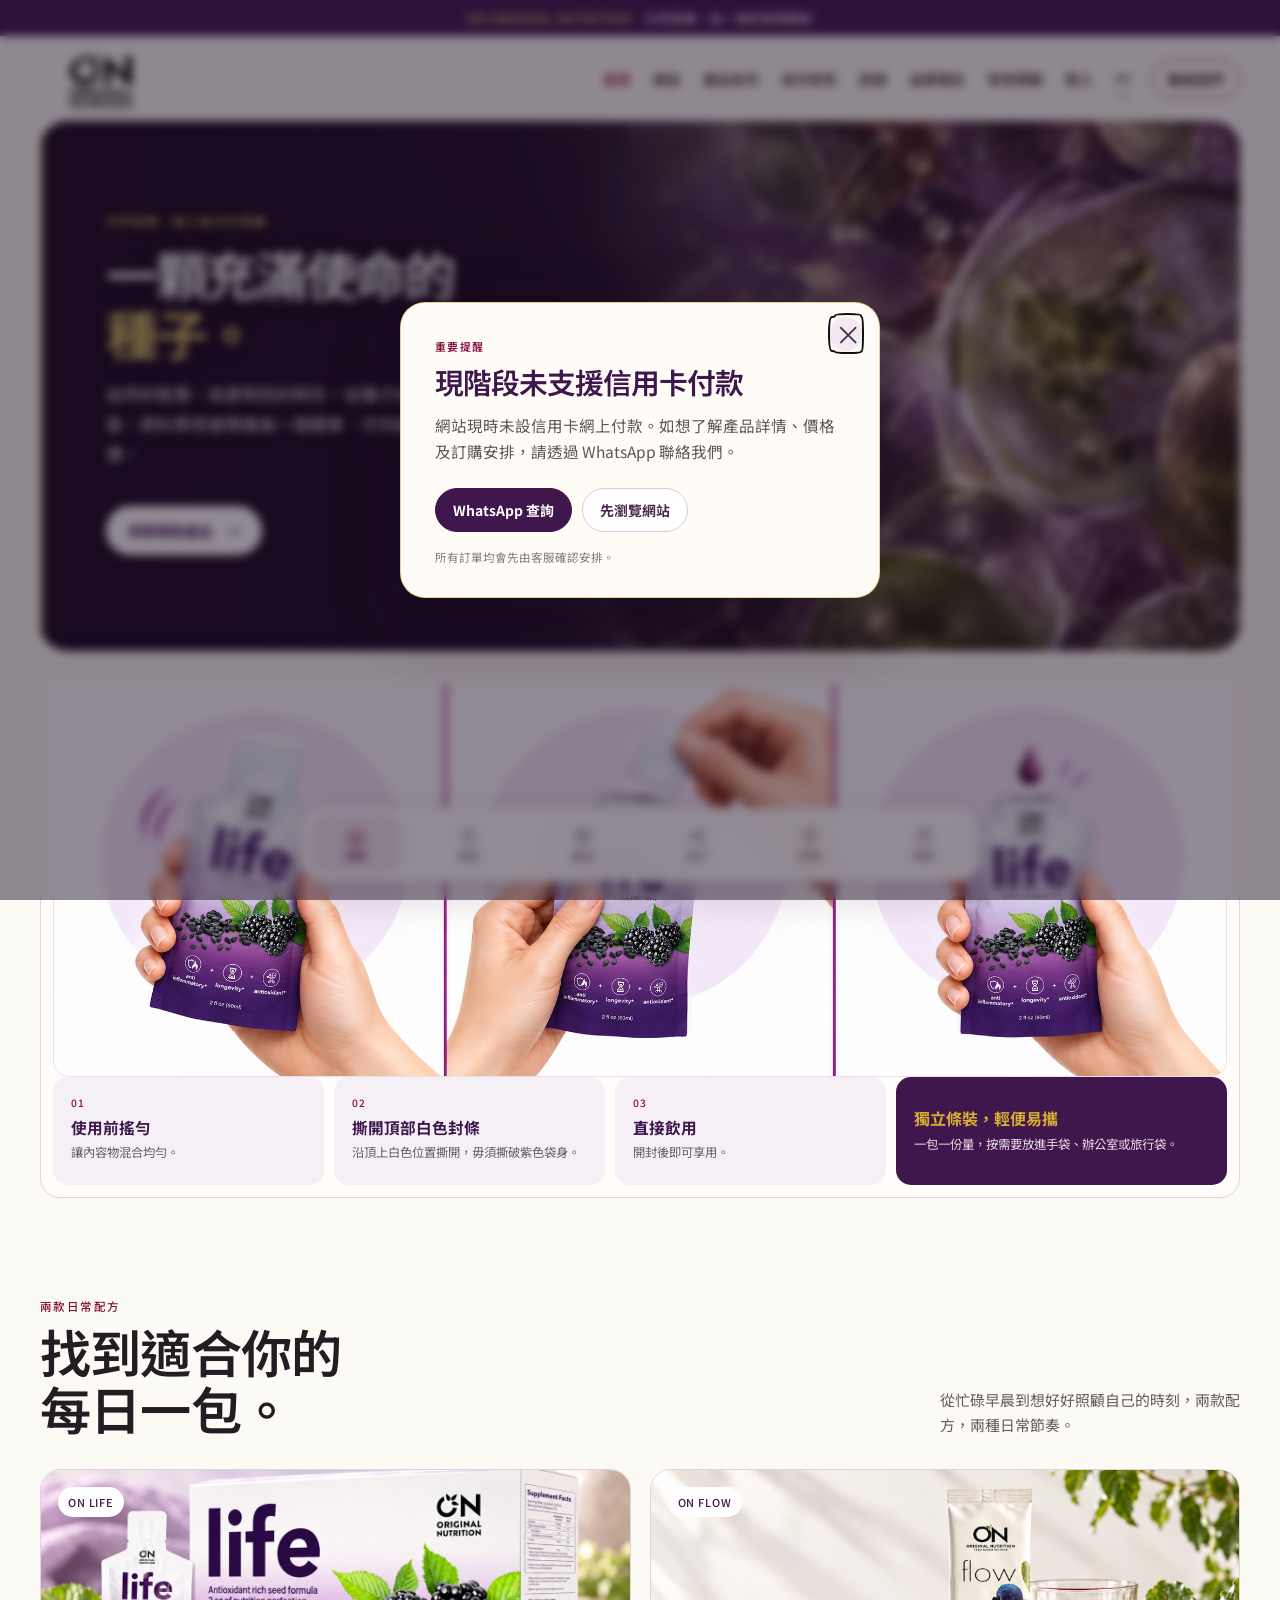
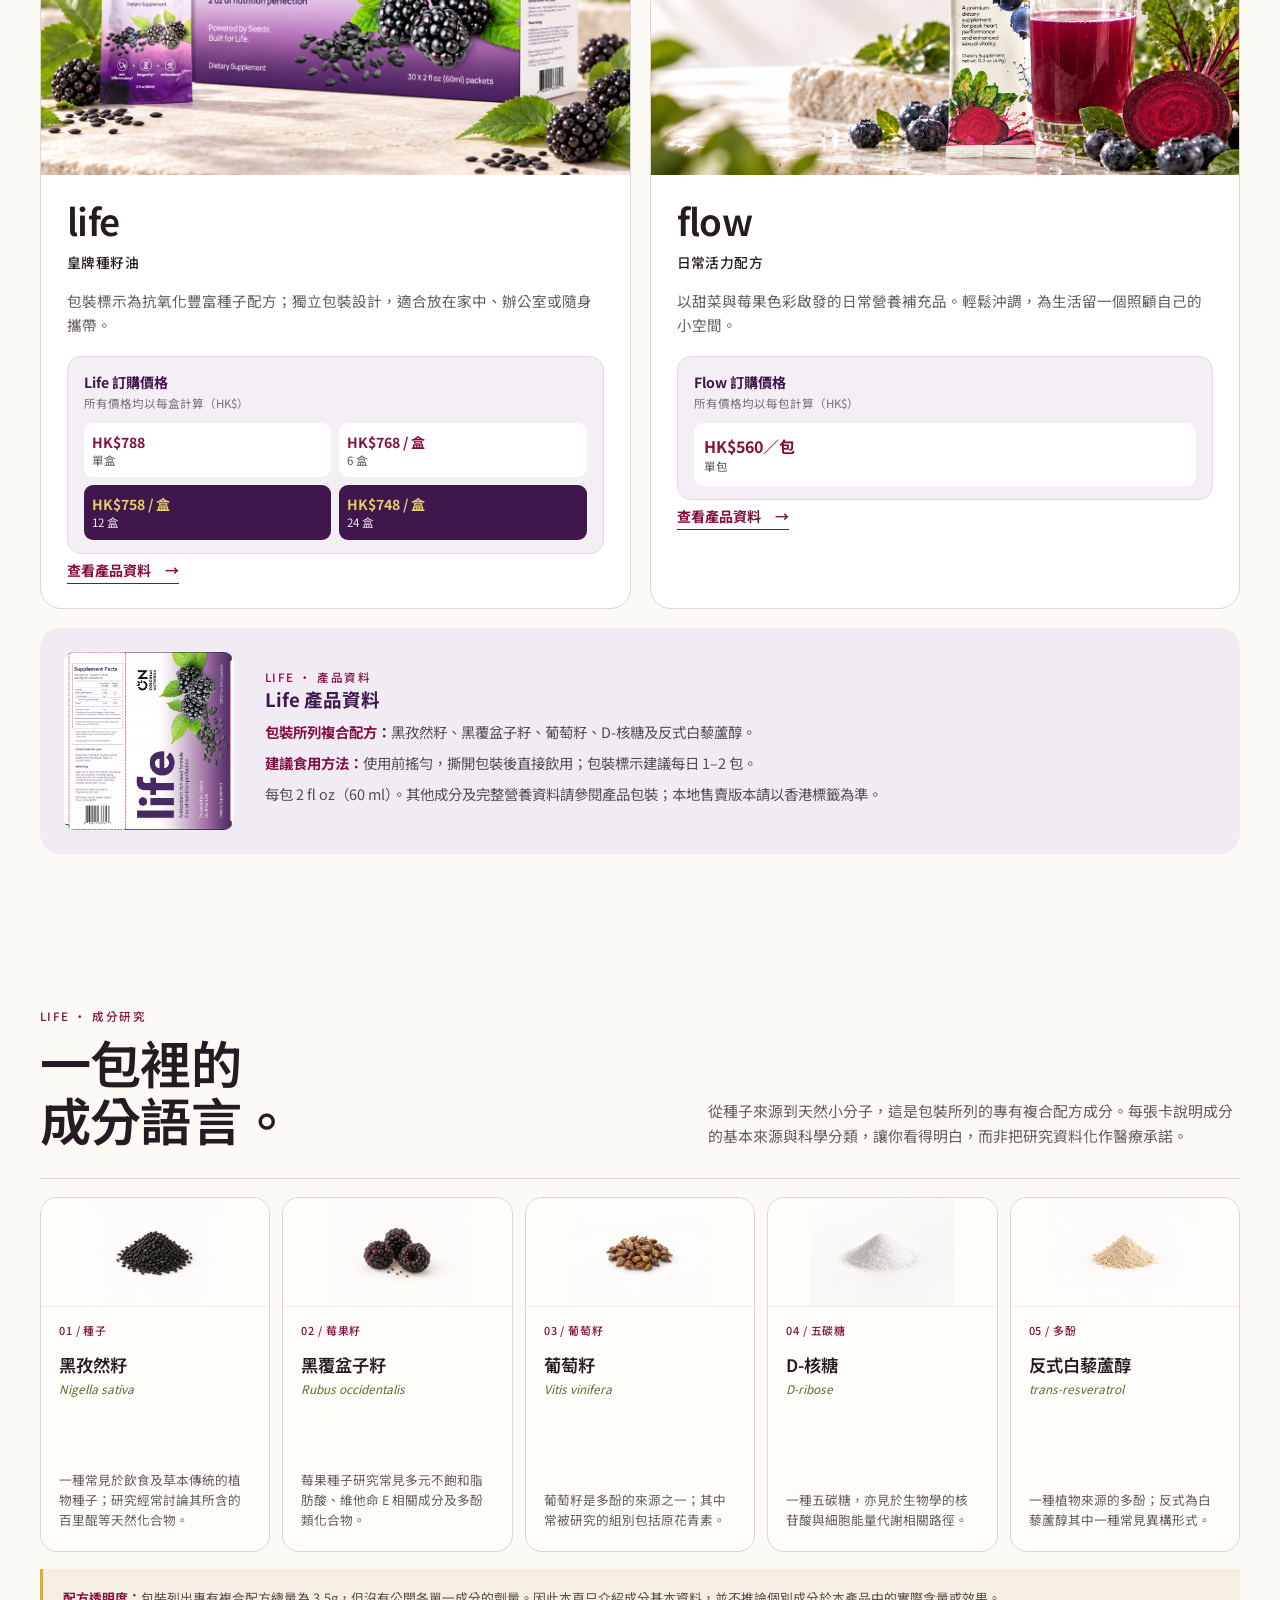
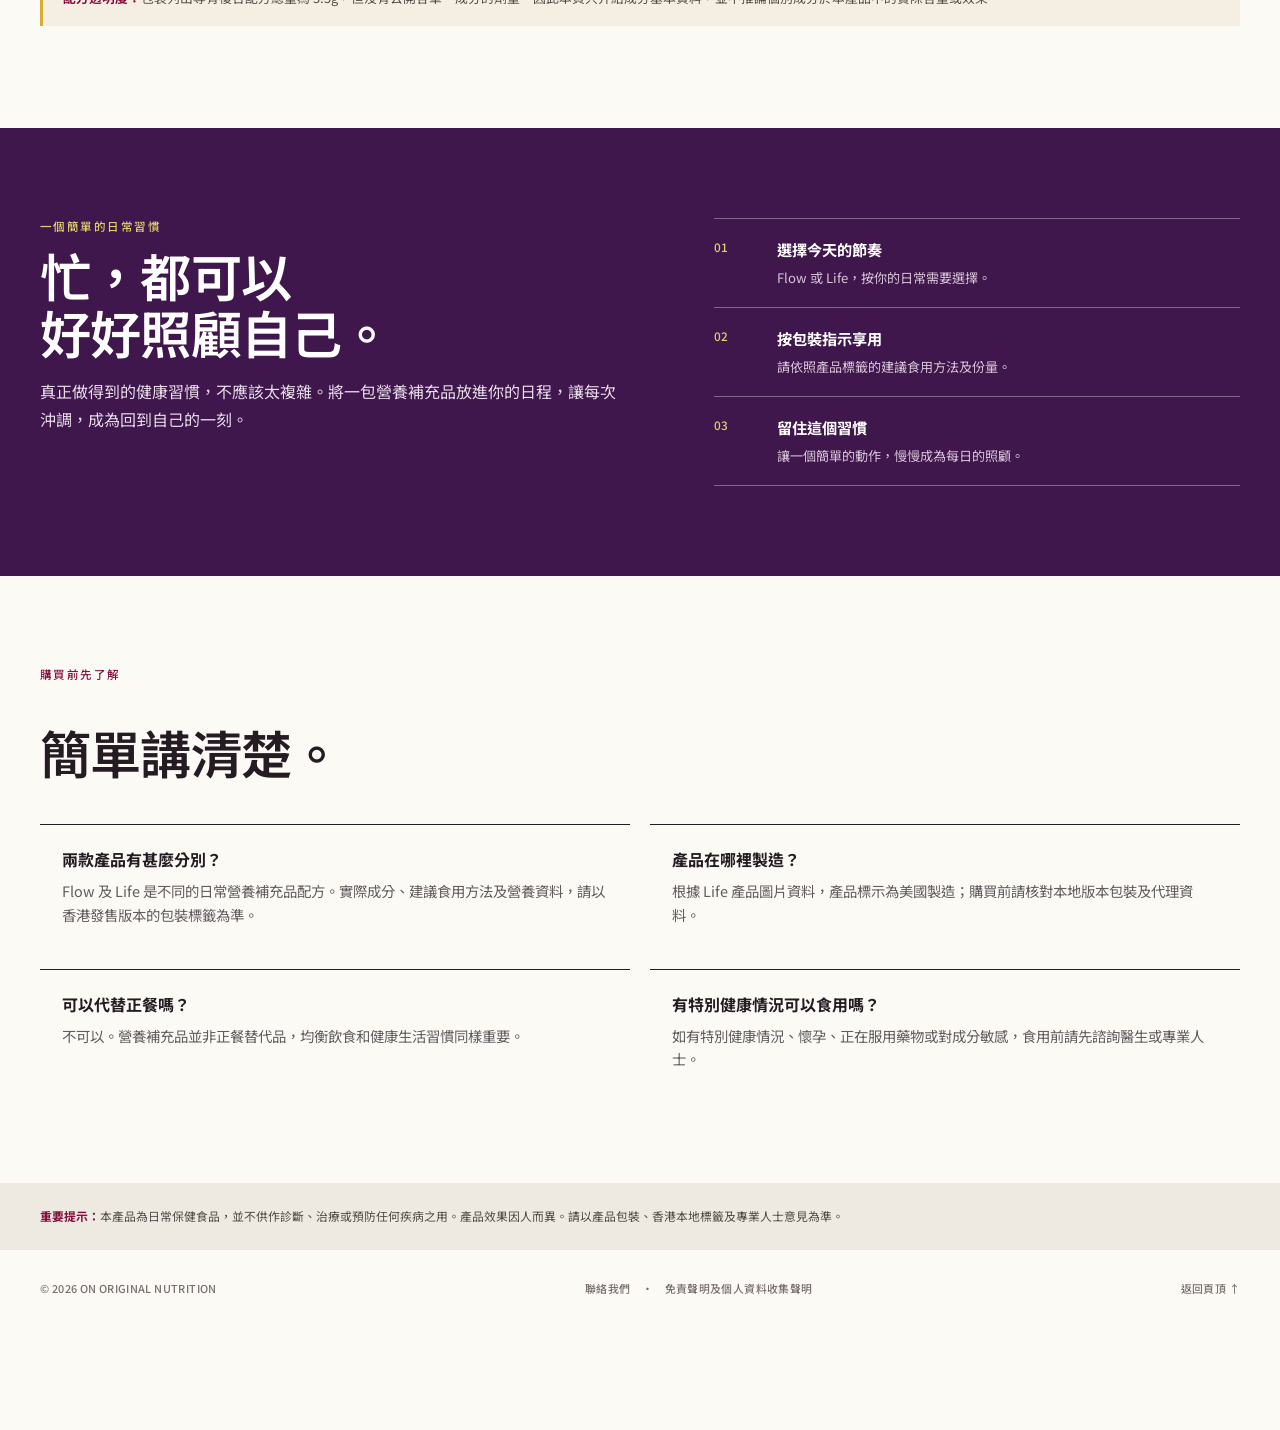
<file: index.html>
<!doctype html>
<html lang="zh-Hant-HK">
  <head>
    <meta charset="utf-8" />
    <meta name="viewport" content="width=device-width,initial-scale=1" />
    <meta
      name="description"
      content="ON Original Nutrition 香港｜Flow 及 Life 日常營養補充品。"
    />
    <title>ON Original Nutrition 香港</title>
    <link rel="preconnect" href="https://fonts.googleapis.com" />
    <link rel="preconnect" href="https://fonts.gstatic.com" crossorigin />
    <link
      href="https://fonts.googleapis.com/css2?family=DM+Mono:wght@400;500&family=Noto+Sans+HK:wght@400;500;600;700&family=Noto+Sans+TC:wght@700;900&family=Noto+Serif+TC:wght@500;600&display=swap"
      rel="stylesheet"
    />
    <link rel="stylesheet" href="site-nav.css" />
    <link
      rel="icon"
      type="image/svg+xml"
      href="data:image/svg+xml,%3Csvg xmlns='http://www.w3.org/2000/svg' viewBox='0 0 64 64'%3E%3Crect width='64' height='64' rx='18' fill='%235d164b'/%3E%3Ccircle cx='32' cy='32' r='17' fill='none' stroke='%23d8be55' stroke-width='7'/%3E%3Cpath d='M34 14c12 9 14 22 3 34 2-12-2-18-11-24 1-4 4-8 8-10Z' fill='%23fff'/%3E%3C/svg%3E"
    />
    <style>
      :root {
        --ink: #251b23;
        --plum: #3f174d;
        --berry: #85103f;
        --lilac: #eee8f1;
        --cream: #fcfaf5;
        --gold: #d7ad35;
        --green: #54702e;
        --line: #ddd5d9;
      }
      * {
        box-sizing: border-box;
      }
      html {
        scroll-behavior: smooth;
      }
      body {
        margin: 0;
        background: var(--cream);
        color: var(--ink);
        font-family: "Noto Sans HK", sans-serif;
      }
      a {
        color: inherit;
        text-decoration: none;
      }
      .wrap {
        width: min(1200px, calc(100% - 48px));
        margin: auto;
      }
      .notice {
        padding: 10px 20px;
        background: var(--plum);
        color: #fff;
        text-align: center;
        font: 500 0.72rem "DM Mono";
        letter-spacing: 0.08em;
      }
      .notice b {
        color: #dfcf68;
      }
      header {
        height: 85px;
        display: flex;
        justify-content: space-between;
        align-items: center;
      }
      .logo {
        display: block;
        width: 122px;
        line-height: 0;
      }
      .logo img {
        display: block;
        width: 100%;
        height: auto;
      }
      nav {
        display: flex;
        align-items: center;
        gap: 22px;
        font-size: 0.86rem;
        font-weight: 600;
      }
      nav a:hover {
        color: var(--berry);
      }
      .navcta {
        padding: 10px 16px;
        border: 1px solid var(--plum);
        border-radius: 99px;
      }
      .lang {
        border: 0;
        border-bottom: 1px solid var(--ink);
        padding: 3px 0;
        background: transparent;
        color: var(--ink);
        font: 500 0.7rem "DM Mono";
        cursor: pointer;
      }
      .hero {
        overflow: hidden;
        position: relative;
        background: #211328;
        border-radius: 28px;
        min-height: 530px;
        color: #fff;
      }
      .hero-copy {
        position: relative;
        width: calc(49% + 48px);
        margin-left: -48px;
        padding: 68px 48px 65px;
        z-index: 2;
        background: linear-gradient(
          90deg,
          rgba(24, 10, 30, 0.9),
          rgba(24, 10, 30, 0.79) 78%,
          rgba(24, 10, 30, 0)
        );
        border-left: 2px solid #dfcf68;
        backdrop-filter: blur(3px);
      }
      .eyebrow {
        color: var(--berry);
        font: 500 0.72rem "DM Mono";
        letter-spacing: 0.13em;
      }
      .hero .eyebrow {
        color: #e1cf68;
        text-shadow: 0 1px 12px rgba(0, 0, 0, 0.7);
      }
      .hero h1 {
        margin: 15px 0 17px;
        font:
          500 clamp(3.1rem, 6.4vw, 6.8rem) / 0.95 "Playfair Display",
          serif;
        letter-spacing: -0.075em;
        text-shadow: 0 3px 20px rgba(0, 0, 0, 0.85);
      }
      .hero h1 em {
        color: #dfcf68;
      }
      .hero p {
        max-width: 410px;
        color: #fff;
        line-height: 1.8;
        font-size: 1.04rem;
        text-shadow: 0 2px 12px rgba(0, 0, 0, 0.9);
      }
      .button {
        display: inline-flex;
        margin-top: 20px;
        padding: 14px 22px;
        border-radius: 99px;
        background: #fff;
        color: var(--plum);
        font-size: 0.9rem;
        font-weight: 700;
        transition: 0.2s;
      }
      .button:hover {
        background: #e1cf68;
        transform: translateY(-2px);
      }
      .hero-image {
        position: absolute;
        right: 0;
        top: 0;
        width: 100%;
        height: 100%;
      }
      .hero-image:before {
        content: "";
        position: absolute;
        inset: 0;
        background: linear-gradient(
          90deg,
          rgba(20, 8, 28, 0.98) 0%,
          rgba(20, 8, 28, 0.9) 38%,
          rgba(20, 8, 28, 0.2) 75%
        );
        z-index: 1;
      }
      .hero-image img {
        width: 100%;
        height: 100%;
        object-fit: cover;
        object-position: center;
      }
      .trust {
        display: grid;
        grid-template-columns: repeat(4, 1fr);
        padding: 22px 0;
        border-bottom: 1px solid var(--line);
        text-align: center;
      }
      .trust div {
        padding: 8px;
        border-right: 1px solid var(--line);
        font-size: 0.75rem;
        line-height: 1.5;
      }
      .trust div:last-child {
        border: 0;
      }
      .trust strong {
        display: block;
        color: var(--plum);
        font: 500 0.75rem "DM Mono";
        letter-spacing: 0.05em;
      }
      .products {
        padding: 100px 0;
      }
      .heading {
        display: flex;
        justify-content: space-between;
        align-items: end;
        margin-bottom: 32px;
      }
      .heading h2 {
        margin: 9px 0 0;
        font:
          500 clamp(2.4rem, 4vw, 4.2rem) / 1 "Playfair Display",
          serif;
        letter-spacing: -0.06em;
      }
      .heading p {
        max-width: 300px;
        margin: 0;
        color: #635b60;
        font-size: 0.93rem;
        line-height: 1.65;
      }
      .cards {
        display: grid;
        grid-template-columns: 1fr 1fr;
        gap: 19px;
      }
      .card {
        border-radius: 21px;
        overflow: hidden;
        background: #fff;
        border: 1px solid var(--line);
        display: flex;
        flex-direction: column;
      }
      .visual {
        height: 305px;
        overflow: hidden;
        position: relative;
      }
      .visual img {
        width: 100%;
        height: 100%;
        object-fit: cover;
        transition: transform 0.45s;
      }
      .card:hover .visual img {
        transform: scale(1.035);
      }
      .flow .visual img {
        object-position: center;
      }
      .life .visual img {
        object-position: center 66%;
      }
      .label {
        position: absolute;
        top: 17px;
        left: 17px;
        padding: 7px 10px;
        background: #fff;
        border-radius: 99px;
        color: var(--plum);
        font: 500 0.68rem "DM Mono";
        letter-spacing: 0.08em;
      }
      .copy {
        padding: 25px 26px 27px;
      }
      .copy h3 {
        margin: 0;
        font:
          600 2.3rem/0.9 "Playfair Display",
          serif;
        letter-spacing: -0.06em;
      }
      .copy h3 span {
        display: block;
        margin-top: 10px;
        font: 500 0.86rem "Noto Sans HK";
        letter-spacing: 0;
      }
      .copy p {
        min-height: 48px;
        margin: 16px 0;
        color: #625b60;
        font-size: 0.91rem;
        line-height: 1.65;
      }
      .textlink {
        color: var(--berry);
        font-size: 0.88rem;
        font-weight: 700;
        border-bottom: 1px solid currentColor;
        padding-bottom: 3px;
      }
      .life-detail {
        margin-top: 19px;
        padding: 24px;
        background: #f1ecf4;
        border-radius: 20px;
        display: grid;
        grid-template-columns: 170px 1fr;
        gap: 31px;
        align-items: center;
      }
      .life-detail img {
        display: block;
        width: 100%;
        max-height: 220px;
        object-fit: cover;
        object-position: 59% center;
        border-radius: 11px;
      }
      .life-detail h3 {
        margin: 0 0 8px;
        color: var(--plum);
        font-size: 1.16rem;
      }
      .life-detail p {
        margin: 7px 0;
        color: #554c53;
        font-size: 0.9rem;
        line-height: 1.65;
      }
      .life-detail b {
        color: var(--berry);
      }
      .life-usage {
        margin-top: 20px;
        padding: 30px;
        border: 1px solid var(--line);
        border-radius: 20px;
        background: #fffdf9;
      }
      .usage-heading {
        display: flex;
        justify-content: space-between;
        gap: 28px;
        align-items: end;
        margin-bottom: 24px;
      }
      .usage-heading h3 {
        margin: 7px 0 0;
        color: var(--plum);
        font:
          600 clamp(1.7rem, 3vw, 2.5rem) / 1.12 "Noto Serif TC",
          serif;
      }
      .usage-heading p {
        max-width: 330px;
        margin: 0;
        color: #625b60;
        font-size: 0.87rem;
        line-height: 1.65;
      }
      .usage-visual {
        margin: 0 0 12px;
        overflow: hidden;
        border: 1px solid #eadfe9;
        border-radius: 16px;
        background: #fff;
      }
      .usage-visual img {
        display: block;
        width: 100%;
        height: auto;
      }
      .life-usage-feature {
        margin-top: 20px;
        padding: 12px;
      }
      .life-usage-feature .usage-visual {
        margin: 0;
      }
      .usage-grid {
        display: grid;
        grid-template-columns: repeat(3, 1fr) 1.22fr;
        gap: 10px;
      }
      .usage-step,
      .portable-note {
        min-height: 108px;
        padding: 18px;
        border-radius: 15px;
        background: #f5f0f6;
      }
      .usage-icon {
        display: none;
      }
      .usage-icon svg,
      .portable-note svg {
        width: 30px;
        height: 30px;
        fill: none;
        stroke: currentColor;
        stroke-width: 1.7;
        stroke-linecap: round;
        stroke-linejoin: round;
      }
      .usage-step b {
        display: block;
        color: var(--berry);
        font: 500 0.64rem "DM Mono";
        letter-spacing: 0.1em;
      }
      .usage-step strong {
        display: block;
        margin-top: 6px;
        color: var(--plum);
        font-size: 0.98rem;
      }
      .usage-step small {
        display: block;
        margin-top: 4px;
        color: #665e63;
        font-size: 0.77rem;
        line-height: 1.55;
      }
      .portable-note {
        display: flex;
        gap: 14px;
        align-items: center;
        background: var(--plum);
        color: #fff;
      }
      .portable-note svg {
        flex: 0 0 auto;
        width: 34px;
        height: 34px;
        color: var(--gold);
      }
      .portable-note strong {
        display: block;
        color: var(--gold);
        font-size: 1rem;
      }
      .portable-note p {
        margin: 5px 0 0;
        color: #eadcea;
        font-size: 0.78rem;
        line-height: 1.55;
      }
      .story {
        background: var(--plum);
        color: #fff;
        padding: 90px 0;
      }
      .story-grid {
        display: grid;
        grid-template-columns: 1.1fr 1fr;
        gap: 95px;
      }
      .story .eyebrow {
        color: #e1cf68;
      }
      .story h2 {
        margin: 13px 0 0;
        font:
          500 clamp(2.5rem, 4vw, 4.5rem) / 1 "Playfair Display",
          serif;
        letter-spacing: -0.06em;
      }
      .story p {
        color: #e8dce8;
        line-height: 1.75;
      }
      .steps {
        border-top: 1px solid rgba(255, 255, 255, 0.35);
      }
      .step {
        display: grid;
        grid-template-columns: 53px 1fr;
        gap: 10px;
        padding: 19px 0;
        border-bottom: 1px solid rgba(255, 255, 255, 0.35);
      }
      .step b {
        color: #e1cf68;
        font: 500 0.74rem "DM Mono";
      }
      .step strong {
        display: block;
        margin-bottom: 4px;
        font-size: 0.95rem;
      }
      .step small {
        color: #d7c4d6;
        font-size: 0.82rem;
      }
      .faq {
        padding: 90px 0;
      }
      .faq h2 {
        font:
          500 clamp(2.3rem, 4vw, 4.1rem) / 1 "Playfair Display",
          serif;
        letter-spacing: -0.06em;
      }
      .faq-grid {
        display: grid;
        grid-template-columns: 1fr 1fr;
        gap: 20px;
        margin-top: 29px;
      }
      .faq-grid article {
        padding: 22px;
        border-top: 1px solid var(--ink);
      }
      .faq-grid h3 {
        font-size: 1rem;
        margin: 0 0 8px;
      }
      .faq-grid p {
        margin: 0;
        color: #625b60;
        font-size: 0.9rem;
        line-height: 1.65;
      }
      .disclaimer {
        padding: 23px 0;
        background: #eee9e1;
        color: #514a48;
        font-size: 0.74rem;
        line-height: 1.75;
      }
      .disclaimer b {
        color: var(--berry);
      }
      footer {
        display: flex;
        justify-content: space-between;
        align-items: center;
        padding: 30px 0;
        color: #796f72;
        font: 500 0.68rem "DM Mono";
        letter-spacing: 0.035em;
      }
      @media (max-width: 720px) {
        .wrap {
          width: min(100% - 32px, 1200px);
        }
        header {
          height: 70px;
        }
        .logo {
          width: 99px;
        }
        nav {
          gap: 14px;
        }
        nav a:not(.navcta) {
          display: none;
        }
        .hero {
          min-height: 640px;
          border-radius: 21px;
        }
        .hero-copy {
          width: calc(100% + 32px);
          min-height: 100%;
          margin-left: -16px;
          padding: 215px 32px 38px;
          background: linear-gradient(
            180deg,
            rgba(20, 8, 28, 0.18),
            rgba(20, 8, 28, 0.96) 65%
          );
          border-left: 0;
          border-bottom: 2px solid #dfcf68;
        }
        .hero-image {
          width: 100%;
          height: 100%;
          top: 0;
          bottom: 0;
        }
        .hero-image:before {
          background: linear-gradient(
            180deg,
            rgba(20, 8, 28, 0.34),
            rgba(20, 8, 28, 0.94) 78%
          );
        }
        .hero h1 {
          font-size: 3.7rem;
        }
        .trust {
          grid-template-columns: 1fr 1fr;
        }
        .trust div:nth-child(2) {
          border-right: 0;
        }
        .trust div:nth-child(-n + 2) {
          border-bottom: 1px solid var(--line);
        }
        .products,
        .faq {
          padding: 67px 0;
        }
        .heading,
        .story-grid {
          display: block;
        }
        .heading p {
          margin-top: 17px;
        }
        .cards,
        .faq-grid {
          grid-template-columns: 1fr;
        }
        .life-detail {
          grid-template-columns: 1fr;
          gap: 18px;
        }
        .life-detail img {
          height: 180px;
          max-height: none;
        }
        .life-usage {
          padding: 22px 18px;
        }
        .usage-heading {
          display: block;
        }
        .usage-heading p {
          margin-top: 10px;
        }
        .usage-grid {
          grid-template-columns: 1fr 1fr;
        }
        .usage-step,
        .portable-note {
          min-height: 118px;
          padding: 15px;
        }
        .portable-note {
          grid-column: span 2;
        }
        .story {
          padding: 68px 0;
        }
        .story-grid > div + div {
          margin-top: 38px;
        }
        .visual {
          height: 270px;
        }
        footer {
          gap: 13px;
          align-items: flex-start;
          flex-direction: column;
        }
      }
    </style>
    <style>
      .ingredient-lab {
        padding: 0 0 102px;
      }
      .ingredient-intro {
        display: grid;
        grid-template-columns: 1.08fr 0.92fr;
        gap: 44px;
        align-items: end;
        padding: 54px 0 29px;
        border-bottom: 1px solid var(--line);
      }
      .ingredient-intro h2 {
        margin: 10px 0 0;
        font:
          500 clamp(2.25rem, 4vw, 4.1rem) / 1 "Playfair Display",
          serif;
        letter-spacing: -0.06em;
      }
      .ingredient-intro p {
        margin: 0;
        color: #625b60;
        font-size: 0.93rem;
        line-height: 1.7;
      }
      .ingredient-grid {
        display: grid;
        grid-template-columns: repeat(5, 1fr);
        gap: 12px;
        padding-top: 18px;
      }
      .ingredient {
        min-height: 235px;
        padding: 20px;
        border: 1px solid var(--line);
        border-radius: 17px;
        background: #fff;
        display: flex;
        flex-direction: column;
      }
      .ingredient-index {
        color: var(--berry);
        font: 500 0.68rem "DM Mono";
        letter-spacing: 0.08em;
      }
      .ingredient h3 {
        margin: 32px 0 5px;
        font:
          600 1.08rem/1.2 "Noto Sans HK",
          sans-serif;
      }
      .ingredient .latin {
        color: var(--green);
        font: italic 0.74rem "DM Mono";
        line-height: 1.45;
      }
      .ingredient p {
        margin-top: auto;
        margin-bottom: 0;
        color: #625b60;
        font-size: 0.79rem;
        line-height: 1.6;
      }
      .formula-note {
        margin-top: 17px;
        padding: 18px 20px;
        background: #f5efe3;
        border-left: 3px solid var(--gold);
        color: #554b48;
        font-size: 0.8rem;
        line-height: 1.65;
      }
      .formula-note b {
        color: var(--berry);
      }
      @media (max-width: 900px) {
        .ingredient-grid {
          grid-template-columns: repeat(3, 1fr);
        }
      }
      @media (max-width: 720px) {
        .ingredient-lab {
          padding-bottom: 68px;
        }
        .ingredient-intro {
          grid-template-columns: 1fr;
          gap: 16px;
          padding-top: 35px;
        }
        .ingredient-grid {
          grid-template-columns: 1fr 1fr;
          gap: 10px;
        }
        .ingredient {
          min-height: 210px;
          padding: 16px;
        }
        .ingredient h3 {
          margin-top: 24px;
          font-size: 1rem;
        }
        .ingredient p {
          font-size: 0.75rem;
        }
        .ingredient:last-child {
          grid-column: span 2;
        }
      }
    </style>
    <style>
      /* Clinical editorial typography: calm, highly legible and bilingual. */
      .hero h1,
      .heading h2,
      .story h2,
      .faq h2,
      .ingredient-intro h2,
      .copy h3 {
        font-family: "Noto Sans TC", sans-serif !important;
        font-weight: 600 !important;
        letter-spacing: -0.015em !important;
        line-height: 1.12 !important;
      }
      nav,
      .button,
      .navcta,
      .textlink,
      .copy h3 span,
      .ingredient h3 {
        font-family: "Noto Sans HK", sans-serif;
      }
      .copy h3 span {
        letter-spacing: 0.035em !important;
        line-height: 1.55 !important;
      }
    </style>
    <style>
      .ingredient {
        min-height: 355px !important;
        padding: 0 !important;
        overflow: hidden;
        background: #fffdf9;
      }
      .ingredient:before {
        content: "";
        display: block;
        flex: 0 0 108px;
        background-color: #fffdf9;
        background-repeat: no-repeat;
        background-position: center;
        background-size: contain;
        border-bottom: 1px solid #f0ebe3;
      }
      .ingredient:nth-child(1):before {
        background-image: url("ingredient-studio-v2-black-cumin.png");
      }
      .ingredient:nth-child(2):before {
        background-image: url("ingredient-studio-v2-black-raspberry.png");
      }
      .ingredient:nth-child(3):before {
        background-image: url("ingredient-studio-v2-grape-seed.png");
      }
      .ingredient:nth-child(4):before {
        background-image: url("ingredient-studio-v2-d-ribose.png");
      }
      .ingredient:nth-child(5):before {
        background-image: url("ingredient-studio-v2-resveratrol.png");
      }
      .ingredient-index {
        margin: 15px 18px 0 !important;
        white-space: nowrap;
      }
      .ingredient h3 {
        margin: 17px 18px 5px !important;
      }
      .ingredient .latin {
        margin: 0 18px !important;
      }
      .ingredient p {
        margin: auto 18px 20px !important;
      }
      @media (max-width: 720px) {
        .ingredient {
          min-height: 330px !important;
        }
        .ingredient:before {
          flex-basis: 92px;
        }
        .ingredient-index {
          margin: 13px 15px 0 !important;
        }
        .ingredient h3 {
          margin: 15px 15px 5px !important;
        }
        .ingredient .latin,
        .ingredient p {
          margin-left: 15px !important;
          margin-right: 15px !important;
        }
      }
    </style>
    <style>
      /* Calm, premium editorial treatment — no promotional outline or cartoon shadow. */
      .hero h1.hero-campaign {
        font-family: "Noto Sans TC", sans-serif !important;
        font-weight: 600 !important;
        font-size: clamp(2.65rem, 4.1vw, 4.2rem) !important;
        line-height: 1.1 !important;
        letter-spacing: -0.045em !important;
        color: #fff !important;
        text-shadow: 0 3px 20px rgba(0, 0, 0, 0.55);
      }
      .hero h1.hero-campaign em {
        display: inline-block;
        color: #dfcf68 !important;
        font-style: normal;
        transform: none;
      }
      @media (max-width: 720px) {
        .wrap {
          width: min(100% - 52px, 1200px) !important;
        }
        .hero-copy {
          width: 100% !important;
          margin-left: 0 !important;
          padding: 188px 30px 44px !important;
        }
        .hero h1.hero-campaign {
          font-size: clamp(1.45rem, 6vw, 2.75rem) !important;
          line-height: 1.18 !important;
          letter-spacing: -0.025em !important;
        }
        .hero-copy p {
          max-width: 28ch;
        }
        .hero .eyebrow {
          font-size: 0.64rem;
          letter-spacing: 0.08em;
        }
        nav a.lang {
          display: block !important;
        }
      }
      /* Extra-narrow browser panes: preserve a readable composition instead of clipping the hero. */
      @media (max-width: 260px) {
        .notice {
          padding-inline: 5px !important;
          overflow: hidden;
          white-space: nowrap;
          font-size: 0.48rem !important;
          letter-spacing: 0.025em !important;
        }
        .wrap {
          width: calc(100% - 24px) !important;
        }
        header {
          height: 62px !important;
        }
        .logo {
          width: 50px !important;
        }
        nav {
          gap: 7px !important;
        }
        nav a.lang {
          font-size: 0.58rem !important;
        }
        .navcta {
          padding: 7px 8px !important;
          font-size: 0.67rem !important;
        }
        .hero {
          min-height: 0 !important;
          border-radius: 17px !important;
        }
        .hero-copy {
          padding: 132px 16px 32px !important;
        }
        .hero h1.hero-campaign {
          font-size: 1.35rem !important;
          line-height: 1.2 !important;
          letter-spacing: -0.02em !important;
          overflow-wrap: anywhere;
        }
        .hero .eyebrow {
          font-size: 0.52rem !important;
          line-height: 1.5 !important;
        }
        .hero-copy p {
          font-size: 0.77rem !important;
          line-height: 1.7 !important;
        }
        .button {
          padding: 11px 13px !important;
          font-size: 0.68rem !important;
        }
        .site-bottom-nav {
          width: calc(100vw - 12px) !important;
          bottom: 6px !important;
          padding: 4px 2px !important;
          border-radius: 16px !important;
        }
        .site-bottom-nav svg {
          width: 15px !important;
          height: 15px !important;
        }
        body nav.site-bottom-nav a {
          min-height: 47px !important;
          gap: 2px !important;
          font-size: 0.48rem !important;
          line-height: 1 !important;
        }
      }
    </style>
    <style>
      .life-pricing {
        margin: 19px 0 3px;
        padding: 15px 16px 13px;
        border-radius: 14px;
        background: #f4eef5;
        border: 1px solid #e3d7e5;
      }
      .life-pricing strong {
        display: block;
        color: var(--plum);
        font-size: 0.88rem;
      }
      .life-pricing span {
        display: block;
        margin-top: 3px;
        color: #786d76;
        font-size: 0.72rem;
      }
      .price-grid {
        display: grid;
        grid-template-columns: repeat(2, 1fr);
        gap: 8px;
        margin-top: 12px;
      }
      .price-tier {
        padding: 9px 8px;
        border-radius: 9px;
        background: #fff;
        color: #5d5059;
        font-size: 0.72rem;
        line-height: 1.42;
      }
      .price-tier b {
        display: block;
        color: var(--berry);
        font-size: 0.88rem;
      }
      .price-tier.featured {
        background: var(--plum);
        color: #f0e9ef;
      }
      .price-tier.featured b {
        color: #e1cf68;
      }
      .flow-pricing {
        margin: 19px 0 3px;
        padding: 15px 16px 13px;
        border-radius: 14px;
        background: #f4eef5;
        border: 1px solid #e3d7e5;
      }
      .flow-pricing strong {
        display: block;
        color: var(--plum);
        font-size: 0.88rem;
      }
      .flow-pricing span {
        display: block;
        margin-top: 3px;
        color: #786d76;
        font-size: 0.72rem;
      }
      .flow-pricing .price-grid {
        grid-template-columns: 1fr;
      }
      .flow-pricing .price-tier {
        padding: 12px 10px;
      }
      .flow-pricing .price-tier b {
        font-size: 1rem;
      }
      .clear-price {
        display: flex;
        justify-content: space-between;
        align-items: center;
        gap: 20px;
        margin-top: 19px;
        padding: 24px 28px;
        border: 1px solid var(--line);
        border-radius: 20px;
        background: linear-gradient(105deg, #f5f0f6, #fff);
      }
      .clear-price h3 {
        margin: 5px 0 0;
        color: var(--plum);
        font:
          600 2rem/1 "Noto Serif TC",
          serif;
      }
      .clear-price strong {
        color: var(--berry);
        font-size: 1.75rem;
      }
      .clear-price strong small {
        font-size: 0.78rem;
        font-weight: 500;
        color: #766a70;
      }
      @media (max-width: 720px) {
        .life-pricing {
          padding: 14px;
        }
        .price-grid {
          gap: 7px;
        }
        .clear-price {
          padding: 21px;
        }
        .clear-price h3 {
          font-size: 1.7rem;
        }
      }
    </style>
    <style>
      /* Desktop and tablet hero: inset copy from the card edge and cap display type. */
      .hero-copy {
        width: 58%;
        margin-left: 0;
        padding: 92px 64px 78px;
      }
      .hero h1.hero-campaign {
        max-width: none;
        font-size: clamp(2.65rem, 4.1vw, 4.2rem) !important;
        line-height: 1.13 !important;
      }
      @media (min-width: 721px) and (max-width: 980px) {
        .hero-copy {
          width: 68%;
          padding: 76px 54px 68px;
        }
        .hero h1.hero-campaign {
          font-size: clamp(2.85rem, 6.1vw, 3.8rem) !important;
        }
        .hero {
          min-height: 560px;
        }
      }
    </style>
    <style>
      /* Subtle living-science motion for the hero visual. */
      .hero-image {
        overflow: hidden;
        isolation: isolate;
      }
      .hero-image img {
        transform: scale(1.06);
        animation: science-drift 8s ease-in-out infinite alternate;
        will-change: transform;
      }
      .hero-image:after {
        content: "";
        position: absolute;
        inset: -7%;
        z-index: 2;
        pointer-events: none;
        background:
          radial-gradient(
            circle at 74% 23%,
            rgba(255, 244, 212, 0.78) 0 3px,
            rgba(255, 244, 212, 0.18) 4px,
            transparent 9px
          ),
          radial-gradient(
            circle at 87% 47%,
            rgba(231, 207, 108, 0.66) 0 4px,
            rgba(231, 207, 108, 0.12) 5px,
            transparent 12px
          ),
          radial-gradient(
            circle at 65% 67%,
            rgba(255, 255, 255, 0.52) 0 3px,
            rgba(255, 255, 255, 0.12) 4px,
            transparent 10px
          );
        filter: drop-shadow(0 0 9px rgba(255, 229, 145, 0.48));
        animation: particle-float 5s ease-in-out infinite alternate;
        will-change: transform;
      }
      .bio-orb {
        position: absolute;
        z-index: 3;
        width: clamp(54px, 7vw, 112px);
        aspect-ratio: 1;
        border: 1px solid rgba(255, 241, 191, 0.72);
        border-radius: 50%;
        background: radial-gradient(
          circle at 31% 26%,
          rgba(255, 255, 255, 0.9),
          rgba(240, 213, 133, 0.22) 18%,
          rgba(97, 46, 116, 0.24) 47%,
          rgba(22, 7, 33, 0.05) 71%
        );
        box-shadow:
          inset 0 0 20px rgba(255, 242, 190, 0.38),
          0 0 22px rgba(231, 203, 115, 0.28);
        backdrop-filter: blur(1px);
        animation: orb-float 4.2s ease-in-out infinite alternate;
      }
      .bio-orb:after {
        content: "";
        position: absolute;
        inset: 12%;
        border: 1px solid rgba(255, 236, 166, 0.65);
        border-radius: 50%;
        background: conic-gradient(
          from 10deg,
          transparent 0 18%,
          rgba(255, 235, 169, 0.66) 26%,
          transparent 38% 57%,
          rgba(196, 156, 224, 0.5) 67%,
          transparent 78%
        );
        animation: orb-spin 2.9s linear infinite;
      }
      .orb-one {
        top: 17%;
        right: 19%;
        animation-delay: -0.6s;
      }
      .orb-two {
        bottom: 16%;
        right: 9%;
        width: clamp(44px, 5.8vw, 88px);
        animation-delay: -2s;
      }
      .orb-three {
        top: 53%;
        right: 39%;
        width: clamp(33px, 4.2vw, 65px);
        animation-delay: -1.1s;
      }
      .orb-two:after {
        animation-duration: 2.2s;
        animation-direction: reverse;
      }
      .orb-three:after {
        animation-duration: 1.8s;
      }
      @keyframes science-drift {
        0% {
          transform: scale(1.06) translate3d(-0.8%, -0.5%, 0);
        }
        100% {
          transform: scale(1.1) translate3d(0.8%, 0.9%, 0);
        }
      }
      @keyframes particle-float {
        0% {
          transform: translate3d(-1%, 1%, 0) rotate(-1deg);
        }
        100% {
          transform: translate3d(1.6%, -1.3%, 0) rotate(1deg);
        }
      }
      @keyframes orb-float {
        0% {
          transform: translate3d(-4px, 5px, 0) scale(0.97);
        }
        100% {
          transform: translate3d(5px, -7px, 0) scale(1.04);
        }
      }
      @keyframes orb-spin {
        to {
          transform: rotate(360deg);
        }
      }
      @media (prefers-reduced-motion: reduce) {
        .hero-image img,
        .hero-image:after,
        .bio-orb,
        .bio-orb:after {
          animation: none !important;
        }
      }
    </style>
    <style>
      .hero-image img {
        animation: none !important;
        transform: none !important;
      }
      .hero-image:after,
      .bio-orb {
        display: none !important;
      }
      .hero.carousel {
        min-height: 530px;
      }
      .carousel-track {
        display: flex;
        width: 200%;
        height: 100%;
        transition: transform 0.65s cubic-bezier(0.2, 0.72, 0.2, 1);
        will-change: transform;
      }
      .hero-slide {
        position: relative;
        flex: 0 0 50%;
        min-height: 530px;
        overflow: hidden;
      }
      .campaign-slide {
        display: grid;
        place-items: center;
        background: #d8c1de;
      }
      .campaign-slide img {
        display: block;
        width: 100%;
        height: 100%;
        object-fit: contain;
      }
      .carousel-dots {
        position: absolute;
        z-index: 6;
        right: 24px;
        bottom: 22px;
        display: flex;
        gap: 8px;
      }
      .carousel-dot {
        width: 10px;
        height: 10px;
        padding: 0;
        border: 1px solid rgba(255, 255, 255, 0.88);
        border-radius: 99px;
        background: transparent;
        cursor: pointer;
      }
      .carousel-dot.is-active {
        background: #fff;
      }
      @media (max-width: 720px) {
        .hero.carousel,
        .hero-slide {
          min-height: 640px;
        }
        .campaign-slide img {
          object-fit: contain;
        }
        .carousel-dots {
          right: 18px;
          bottom: 16px;
        }
      }
      @media (prefers-reduced-motion: reduce) {
        .carousel-track {
          transition: none;
        }
      }
    </style>
  </head>
  <body data-page="home">
    <div class="notice">
      <b>ON ORIGINAL NUTRITION</b>　日常營養，由一個好習慣開始
    </div>
    <header class="wrap">
      <a class="logo" href="#top" aria-label="ON Original Nutrition 首頁"
        ><img src="on-logo-transparent.png" alt="ON Original Nutrition"
      /></a>
      <nav>
        <a href="#top">首頁</a><a href="#products">產品系列</a
        ><a href="ingredients.html">成分研究</a><a href="quality.html">認證</a
        ><a href="#story">品牌理念</a><a href="#faq">常見問題</a
        ><a href="member.html">會員</a
        ><a class="lang" href="en.html" lang="en" aria-label="前往英文版">EN</a
        ><a class="navcta" href="contact.html">聯絡我們</a>
      </nav>
    </header>
    <main id="top">
      <section class="hero wrap">
        <div class="hero-copy">
          <div class="eyebrow">天然智慧，融入每天的照顧</div>
          <h1 class="hero-campaign">一顆充滿使命的<br /><em>種子。</em></h1>
          <p>
            自然的智慧，為更明亮的明天。從種子的天然潛能出發，把科學思維帶進每一個簡單、可持續的日常營養習慣。
          </p>
          <a class="button" href="#products">探索兩款產品　→</a>
        </div>
        <div class="hero-image">
          <img
            src="science-hero.png"
            alt="抽象的植物細胞、種子及分子連結科學視覺"
          />
        </div>
      </section>
      <section
        class="wrap life-usage life-usage-feature"
        aria-label="Life 三步使用方法"
      >
        <figure class="usage-visual">
          <img
            src="life-usage-steps-v3.png"
            alt="Life 三步使用圖解：搖勻、從頂部白色撕口撕開包裝及直接飲用"
          />
        </figure>
        <div class="usage-grid">
          <article class="usage-step">
            <b>01</b><strong>使用前搖勻</strong
            ><small>讓內容物混合均勻。</small>
          </article>
          <article class="usage-step">
            <b>02</b><strong>撕開頂部白色封條</strong
            ><small>沿頂上白色位置撕開，毋須撕破紫色袋身。</small>
          </article>
          <article class="usage-step">
            <b>03</b><strong>直接飲用</strong><small>開封後即可享用。</small>
          </article>
          <aside class="portable-note">
            <div>
              <strong>獨立條裝，輕便易攜</strong>
              <p>一包一份量，按需要放進手袋、辦公室或旅行袋。</p>
            </div>
          </aside>
        </div>
      </section>
      <section class="wrap products" id="products">
        <div class="heading">
          <div>
            <div class="eyebrow">兩款日常配方</div>
            <h2>找到適合你的<br />每日一包。</h2>
          </div>
          <p>從忙碌早晨到想好好照顧自己的時刻，兩款配方，兩種日常節奏。</p>
        </div>
        <div class="cards">
          <article class="card life">
            <div class="visual">
              <span class="label">ON LIFE</span
              ><img
                src="life-natural-product.png"
                alt="ON Life 皇牌種籽油包裝"
              />
            </div>
            <div class="copy">
              <h3>life<span>皇牌種籽油</span></h3>
              <p>
                包裝標示為抗氧化豐富種子配方；獨立包裝設計，適合放在家中、辦公室或隨身攜帶。
              </p>
              <div class="life-pricing" aria-label="Life 價格">
                <strong>Life 訂購價格</strong
                ><span>所有價格均以每盒計算（HK$）</span>
                <div class="price-grid">
                  <div class="price-tier"><b>HK$788</b>單盒</div>
                  <div class="price-tier"><b>HK$768 / 盒</b>6 盒</div>
                  <div class="price-tier featured"><b>HK$758 / 盒</b>12 盒</div>
                  <div class="price-tier featured"><b>HK$748 / 盒</b>24 盒</div>
                </div>
              </div>
              <a class="textlink" href="#life-info">查看產品資料　→</a>
            </div>
          </article>
          <article class="card flow">
            <div class="visual">
              <span class="label">ON FLOW</span
              ><img src="flow-product.png" alt="ON Flow 補充品及莓果甜菜飲品" />
            </div>
            <div class="copy">
              <h3>flow<span>日常活力配方</span></h3>
              <p>
                以甜菜與莓果色彩啟發的日常營養補充品。輕鬆沖調，為生活留一個照顧自己的小空間。
              </p>
              <div class="flow-pricing" aria-label="Flow 價格">
                <strong>Flow 訂購價格</strong
                ><span>所有價格均以每包計算（HK$）</span>
                <div class="price-grid">
                  <div class="price-tier"><b>HK$560／包</b>單包</div>
                </div>
              </div>
              <a class="textlink" href="#faq">查看產品資料　→</a>
            </div>
          </article>
        </div>
        <article class="life-detail" id="life-info">
          <img src="life-label.jpeg" alt="ON Life 的成分及食用方法標籤" />
          <div>
            <div class="eyebrow">LIFE · 產品資料</div>
            <h3>Life 產品資料</h3>
            <p>
              <b>包裝所列複合配方：</b
              >黑孜然籽、黑覆盆子籽、葡萄籽、D-核糖及反式白藜蘆醇。
            </p>
            <p>
              <b>建議食用方法：</b
              >使用前搖勻，撕開包裝後直接飲用；包裝標示建議每日 1–2 包。
            </p>
            <p>
              每包 2 fl oz（60
              ml）。其他成分及完整營養資料請參閱產品包裝；本地售賣版本請以香港標籤為準。
            </p>
          </div>
        </article>
        <section class="life-usage" aria-labelledby="life-usage-title" hidden>
          <div class="usage-heading">
            <div>
              <div class="eyebrow">LIFE · 簡單三步</div>
              <h3 id="life-usage-title">三步享用，隨身照顧自己</h3>
            </div>
            <p>
              每包獨立封裝，放入手袋、辦公室或旅行袋都方便；請依照產品包裝標示的建議份量食用。
            </p>
          </div>
          <figure class="usage-visual">
            <img
              src="life-usage-steps-v3.png"
              alt="Life 三步使用圖解：搖勻、從頂部白色撕口撕開包裝及直接飲用"
            />
          </figure>
          <div class="usage-grid">
            <article class="usage-step">
              <div class="usage-icon">
                <svg viewBox="0 0 48 48" aria-hidden="true">
                  <path d="M18 13h12l2 23H16z" />
                  <path
                    d="M18 13 16 10m14 3 2-3M12 21a13 13 0 0 0 1 13m23-13a13 13 0 0 1-1 13"
                  />
                  <path d="m10 29 3 5 4-3m18 3 3-5-4-3" />
                </svg>
              </div>
              <b>01</b><strong>使用前搖勻</strong
              ><small>讓內容物混合均勻。</small>
            </article>
            <article class="usage-step">
              <div class="usage-icon">
                <svg viewBox="0 0 48 48" aria-hidden="true">
                  <path d="M18 13h12l2 23H16z" />
                  <path d="M18 13 16 10m14 3 2-3M17 20h14" />
                  <path d="m30 17 6 6m0-6-6 6" />
                </svg>
              </div>
              <b>02</b><strong>撕開包裝</strong><small>沿頂部撕開即可。</small>
            </article>
            <article class="usage-step">
              <div class="usage-icon">
                <svg viewBox="0 0 48 48" aria-hidden="true">
                  <path d="M18 13h12l2 19H18z" />
                  <path
                    d="M18 13 16 10m14 3 2-3M31 18c4 1 6 4 6 7 0 4-3 7-7 7"
                  />
                  <path d="M36 32c2 1 3 3 3 5" />
                </svg>
              </div>
              <b>03</b><strong>直接飲用</strong><small>開封後即可享用。</small>
            </article>
            <aside class="portable-note">
              <svg viewBox="0 0 48 48" aria-hidden="true">
                <rect x="11" y="16" width="26" height="22" rx="3" />
                <path d="M18 16v-3a6 6 0 0 1 12 0v3M18 26h12" />
              </svg>
              <div>
                <strong>獨立條裝，輕便易攜</strong>
                <p>一包一份量，按需要放進日常隨行用品。</p>
              </div>
            </aside>
          </div>
        </section>
      </section>
      <section
        class="wrap ingredient-lab"
        id="science"
        aria-labelledby="ingredient-title"
      >
        <div class="ingredient-intro">
          <div>
            <div class="eyebrow">LIFE · 成分研究</div>
            <h2 id="ingredient-title">一包裡的<br />成分語言。</h2>
          </div>
          <p>
            從種子來源到天然小分子，這是包裝所列的專有複合配方成分。每張卡說明成分的基本來源與科學分類，讓你看得明白，而非把研究資料化作醫療承諾。
          </p>
        </div>
        <div class="ingredient-grid">
          <article class="ingredient">
            <span class="ingredient-index">01 / 種子</span>
            <h3>黑孜然籽</h3>
            <span class="latin">Nigella sativa</span>
            <p>
              一種常見於飲食及草本傳統的植物種子；研究經常討論其所含的百里醌等天然化合物。
            </p>
          </article>
          <article class="ingredient">
            <span class="ingredient-index">02 / 莓果籽</span>
            <h3>黑覆盆子籽</h3>
            <span class="latin">Rubus occidentalis</span>
            <p>
              莓果種子研究常見多元不飽和脂肪酸、維他命 E
              相關成分及多酚類化合物。
            </p>
          </article>
          <article class="ingredient">
            <span class="ingredient-index">03 / 葡萄籽</span>
            <h3>葡萄籽</h3>
            <span class="latin">Vitis vinifera</span>
            <p>葡萄籽是多酚的來源之一；其中常被研究的組別包括原花青素。</p>
          </article>
          <article class="ingredient">
            <span class="ingredient-index">04 / 五碳糖</span>
            <h3>D-核糖</h3>
            <span class="latin">D-ribose</span>
            <p>一種五碳糖，亦見於生物學的核苷酸與細胞能量代謝相關路徑。</p>
          </article>
          <article class="ingredient">
            <span class="ingredient-index">05 / 多酚</span>
            <h3>反式白藜蘆醇</h3>
            <span class="latin">trans-resveratrol</span>
            <p>一種植物來源的多酚；反式為白藜蘆醇其中一種常見異構形式。</p>
          </article>
        </div>
        <div class="formula-note">
          <b>配方透明度：</b>包裝列出專有複合配方總量為
          3.5g，但沒有公開各單一成分的劑量。因此本頁只介紹成分基本資料，並不推論個別成分於本產品中的實際含量或效果。
        </div>
      </section>
      <section class="story" id="story">
        <div class="wrap story-grid">
          <div>
            <div class="eyebrow">一個簡單的日常習慣</div>
            <h2>忙，都可以<br />好好照顧自己。</h2>
            <p>
              真正做得到的健康習慣，不應該太複雜。將一包營養補充品放進你的日程，讓每次沖調，成為回到自己的一刻。
            </p>
          </div>
          <div class="steps">
            <div class="step">
              <b>01</b>
              <div>
                <strong>選擇今天的節奏</strong
                ><small>Flow 或 Life，按你的日常需要選擇。</small>
              </div>
            </div>
            <div class="step">
              <b>02</b>
              <div>
                <strong>按包裝指示享用</strong
                ><small>請依照產品標籤的建議食用方法及份量。</small>
              </div>
            </div>
            <div class="step">
              <b>03</b>
              <div>
                <strong>留住這個習慣</strong
                ><small>讓一個簡單的動作，慢慢成為每日的照顧。</small>
              </div>
            </div>
          </div>
        </div>
      </section>
      <section class="wrap faq" id="faq">
        <div class="eyebrow">購買前先了解</div>
        <h2>簡單講清楚。</h2>
        <div class="faq-grid">
          <article>
            <h3>兩款產品有甚麼分別？</h3>
            <p>
              Flow 及 Life
              是不同的日常營養補充品配方。實際成分、建議食用方法及營養資料，請以香港發售版本的包裝標籤為準。
            </p>
          </article>
          <article>
            <h3>產品在哪裡製造？</h3>
            <p>
              根據 Life
              產品圖片資料，產品標示為美國製造；購買前請核對本地版本包裝及代理資料。
            </p>
          </article>
          <article>
            <h3>可以代替正餐嗎？</h3>
            <p>
              不可以。營養補充品並非正餐替代品，均衡飲食和健康生活習慣同樣重要。
            </p>
          </article>
          <article>
            <h3>有特別健康情況可以食用嗎？</h3>
            <p>
              如有特別健康情況、懷孕、正在服用藥物或對成分敏感，食用前請先諮詢醫生或專業人士。
            </p>
          </article>
        </div>
      </section>
    </main>
    <section class="disclaimer">
      <div class="wrap">
        <b>重要提示：</b
        >本產品為日常保健食品，並不供作診斷、治療或預防任何疾病之用。產品效果因人而異。請以產品包裝、香港本地標籤及專業人士意見為準。
      </div>
    </section>
    <footer class="wrap">
      <span>© 2026 ON ORIGINAL NUTRITION</span
      ><span
        ><a href="contact.html">聯絡我們</a>　·　<a href="legal.html"
          >免責聲明及個人資料收集聲明</a
        ></span
      ><a href="#top">返回頁頂 ↑</a>
    </footer>
    <script src="site-nav.js"></script>
  </body>
</html>
</file>
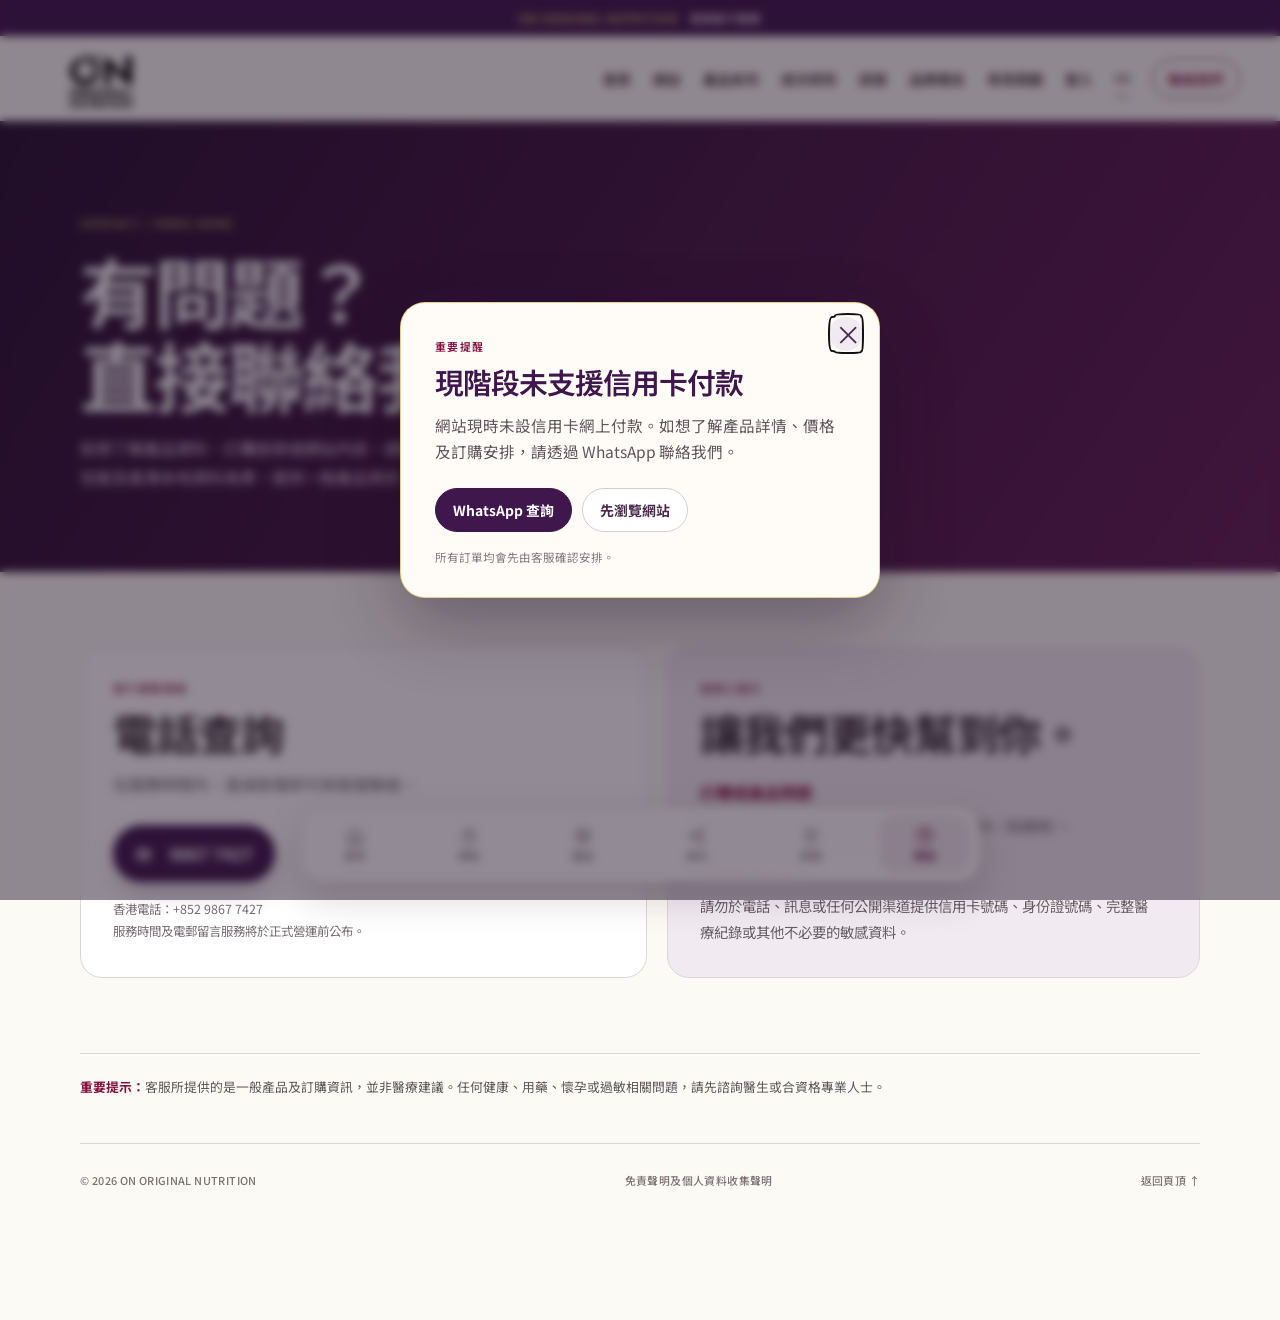
<file: contact.html>
<!doctype html>
<html lang="zh-Hant-HK">
<head>
  <meta charset="utf-8"><meta name="viewport" content="width=device-width,initial-scale=1">
  <meta name="description" content="聯絡 ON Original Nutrition 香港客服。">
  <title>聯絡我們｜ON Original Nutrition</title>
  <link rel="preconnect" href="https://fonts.googleapis.com"><link rel="preconnect" href="https://fonts.gstatic.com" crossorigin>
  <link href="https://fonts.googleapis.com/css2?family=DM+Mono:wght@400;500&family=Noto+Sans+HK:wght@400;500;600;700&family=Noto+Serif+TC:wght@500;600&display=swap" rel="stylesheet">
  <link rel="stylesheet" href="site-nav.css">
  <style>
    :root{--ink:#251b23;--plum:#3f174d;--berry:#85103f;--cream:#fcfaf5;--gold:#d7ad35;--line:#ddd5d9;--muted:#665e63}*{box-sizing:border-box}html{scroll-behavior:smooth}body{margin:0;background:var(--cream);color:var(--ink);font-family:"Noto Sans HK",sans-serif}a{color:inherit;text-decoration:none}.wrap{width:min(1120px,calc(100% - 64px));margin:auto}.notice{padding:10px;background:var(--plum);color:#fff;text-align:center;font:500 .69rem "DM Mono";letter-spacing:.08em}.notice b{color:#dfcf68}header{height:85px;display:flex;justify-content:space-between;align-items:center}.logo{display:block;width:122px;line-height:0}.logo img{width:100%;display:block}nav{display:flex;gap:23px;align-items:center;font-size:.85rem;font-weight:600}.lang{border-bottom:1px solid var(--ink);padding-bottom:3px;font:500 .7rem "DM Mono"}.back{padding:10px 16px;border:1px solid var(--plum);border-radius:99px}.hero{padding:94px 0 80px;background:linear-gradient(124deg,#25102f,#611d55);color:#fff}.eyebrow{color:#dfcf68;font:500 .7rem "DM Mono";letter-spacing:.13em}.hero h1{max-width:650px;margin:17px 0;font:600 clamp(3rem,6vw,6rem)/1.1 "Noto Serif TC",serif;letter-spacing:-.04em}.hero p{max-width:570px;margin:0;color:#ecdfeb;line-height:1.8}.contact{display:grid;grid-template-columns:1.03fr .97fr;gap:20px;padding:75px 0}.card{min-height:310px;padding:32px;border:1px solid var(--line);border-radius:22px;background:#fff}.card h2{margin:12px 0;font:600 clamp(2rem,3.4vw,3.4rem)/1.15 "Noto Serif TC",serif;letter-spacing:-.03em}.card p{max-width:460px;margin:0;color:var(--muted);line-height:1.8}.phone{display:inline-flex;align-items:center;gap:10px;margin-top:27px;padding:16px 22px;border-radius:99px;background:var(--plum);color:#fff;font-size:1.08rem;font-weight:700;box-shadow:0 12px 24px rgba(63,23,77,.2)}.phone:hover{background:var(--berry)}.details{margin-top:17px;font-size:.78rem;color:#776c72;line-height:1.7}.safety{background:#f1ebf1}.safety h3{margin:22px 0 9px;color:var(--berry);font-size:1rem}.safety p{font-size:.9rem}.note{padding:22px 0 44px;border-top:1px solid var(--line);font-size:.8rem;line-height:1.75;color:#5e555a}.note b{color:var(--berry)}footer{display:flex;justify-content:space-between;gap:20px;padding:28px 0;border-top:1px solid var(--line);color:#7b7175;font:500 .68rem "DM Mono";letter-spacing:.035em}@media(max-width:720px){.wrap{width:min(100% - 52px,1120px)}header{height:70px}.logo{width:99px}nav a:not(.back):not(.lang){display:none}.hero{padding:64px 0 58px}.hero h1{font-size:clamp(2.35rem,10vw,3.15rem)}.contact{grid-template-columns:1fr;padding:52px 0}.card{min-height:0;padding:25px}.phone{font-size:1rem;padding:15px 18px}footer{flex-direction:column;gap:12px}}
  </style>
</head>
<body data-page="contact">
  <div class="notice"><b>ON ORIGINAL NUTRITION</b>　香港客戶服務</div>
  <header class="wrap"><a class="logo" href="index.html"><img src="on-logo-transparent.png" alt="ON Original Nutrition"></a><nav><a href="index.html#products">產品系列</a><a href="ingredients.html">成分研究</a><a href="quality.html">認證</a><a href="member.html">會員</a><a class="lang" href="en.html">EN</a><a class="back" href="index.html">返回首頁　←</a></nav></header>
  <main id="top"><section class="hero"><div class="wrap"><div class="eyebrow">CONTACT / HONG KONG</div><h1>有問題？<br>直接聯絡我們。</h1><p>如想了解產品資料、訂購安排或網站內容，請致電客戶服務專線。我們會以產品包裝及香港本地資料為準，提供一般產品資訊。</p></div></section><section class="wrap contact"><article class="card"><div class="eyebrow" style="color:#85103f">客戶服務專線</div><h2>電話查詢</h2><p>在服務時間內，直接致電即可與客服聯絡。</p><a class="phone" href="tel:+85298677427" aria-label="致電 9867 7427">☎　9867 7427</a><div class="details">香港電話：+852 9867 7427<br>服務時間及電郵留言服務將於正式營運前公布。</div></article><article class="card safety"><div class="eyebrow" style="color:#85103f">查詢小提示</div><h2>讓我們更快幫到你。</h2><h3>訂購或產品問題</h3><p>請準備產品名稱、購買渠道及包裝上的批次資料（如適用）。</p><h3>保護你的資料</h3><p>請勿於電話、訊息或任何公開渠道提供信用卡號碼、身份證號碼、完整醫療紀錄或其他不必要的敏感資料。</p></article></section><section class="wrap note"><b>重要提示：</b>客服所提供的是一般產品及訂購資訊，並非醫療建議。任何健康、用藥、懷孕或過敏相關問題，請先諮詢醫生或合資格專業人士。</section></main>
  <footer class="wrap"><span>© 2026 ON ORIGINAL NUTRITION</span><span><a href="legal.html">免責聲明及個人資料收集聲明</a></span><a href="#top">返回頁頂 ↑</a></footer><script src="site-nav.js"></script>
</body></html>
</file>
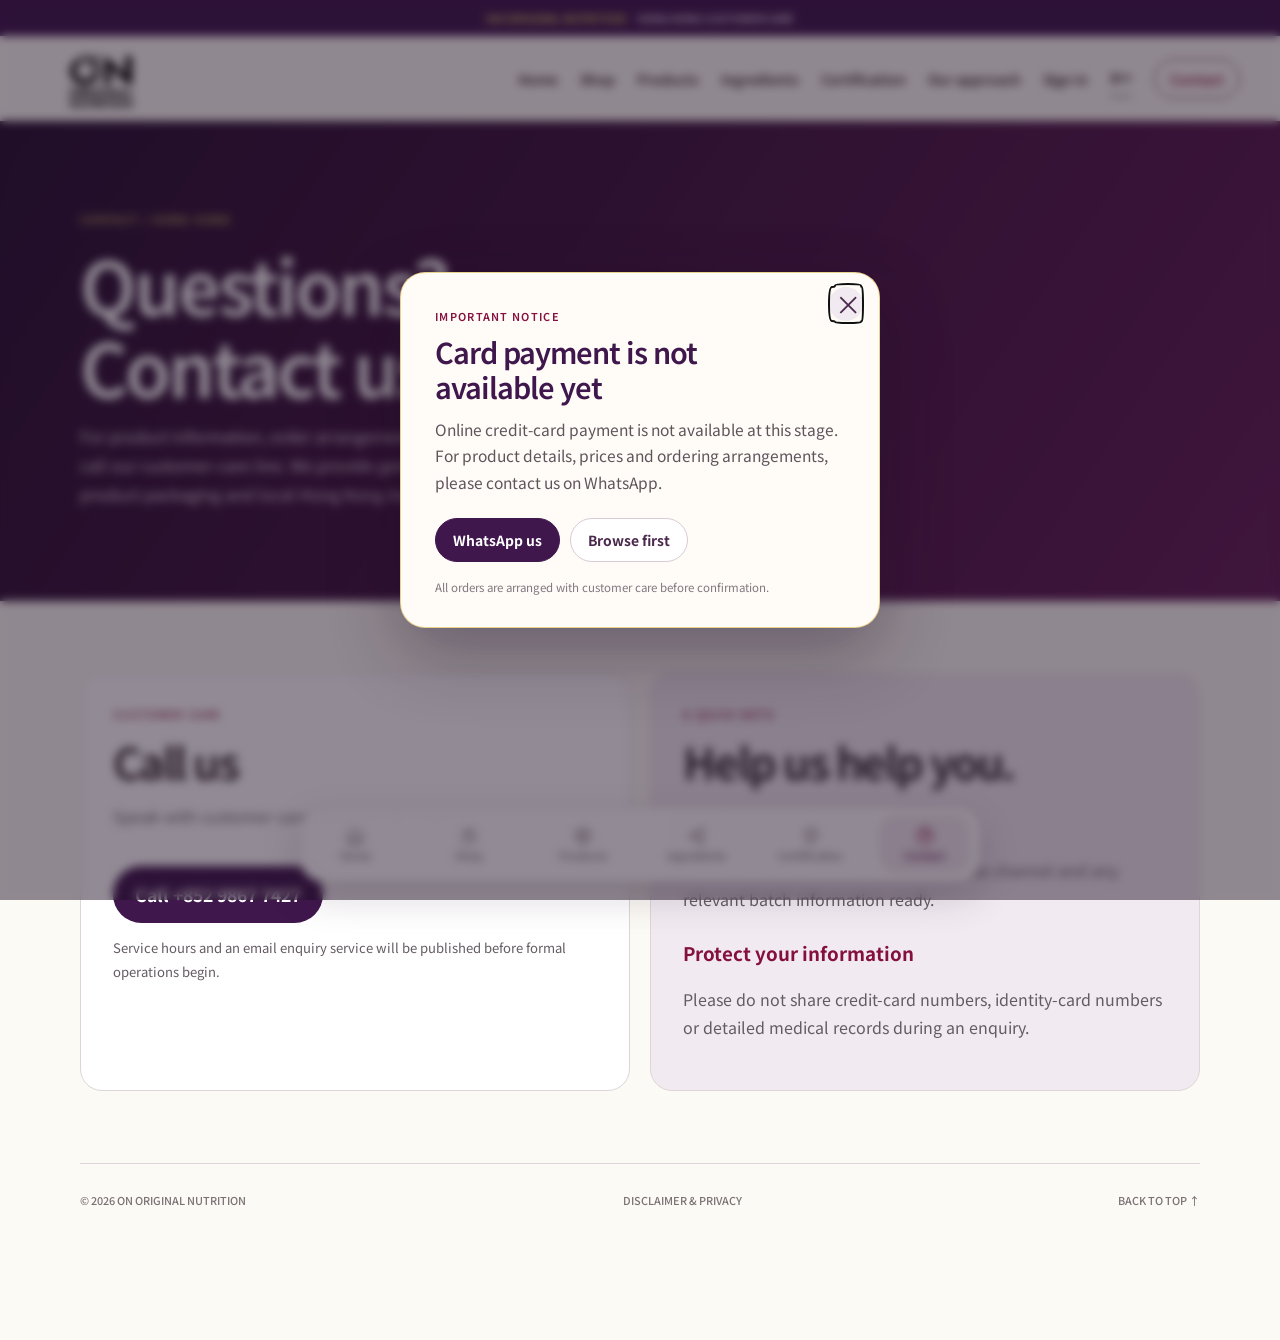
<file: en-contact.html>
<!doctype html><html lang="en"><head><meta charset="utf-8"><meta name="viewport" content="width=device-width,initial-scale=1"><title>Contact｜ON Original Nutrition</title><link rel="preconnect" href="https://fonts.googleapis.com"><link rel="preconnect" href="https://fonts.gstatic.com" crossorigin><link href="https://fonts.googleapis.com/css2?family=DM+Mono:wght@400;500&family=Source+Sans+3:wght@400;500;600;700&family=Source+Serif+4:opsz,wght@8..60,500;8..60,600&display=swap" rel="stylesheet"><link rel="stylesheet" href="site-nav.css"><style>:root{--p:#3f174d;--b:#85103f;--c:#fcfaf5;--l:#ddd5d9;--m:#655c62}*{box-sizing:border-box}body{margin:0;background:var(--c);color:#251b23;font-family:"Source Sans 3",sans-serif}a{color:inherit;text-decoration:none}.wrap{width:min(1120px,calc(100% - 64px));margin:auto}.notice{padding:10px;background:var(--p);color:#fff;text-align:center;font:500 .69rem "DM Mono"}.notice b,.eyebrow{color:#dfcf68}header{height:85px;display:flex;align-items:center;justify-content:space-between}.logo{width:122px}.logo img{width:100%;display:block}nav{display:flex;gap:23px;align-items:center;font-weight:600;font-size:.85rem}.lang{border-bottom:1px solid currentColor;font:.7rem "DM Mono"}.back{padding:10px 16px;border:1px solid var(--p);border-radius:99px}.hero{padding:90px 0 76px;background:linear-gradient(124deg,#25102f,#611d55);color:#fff}.eyebrow{font:500 .7rem "DM Mono";letter-spacing:.12em}.hero h1,.card h2{margin:16px 0;font:600 clamp(2.8rem,5.8vw,5.5rem)/1.1 "Source Serif 4",serif;letter-spacing:-.04em}.hero p{max-width:570px;color:#ecdfeb;line-height:1.8}.grid{display:grid;grid-template-columns:1fr 1fr;gap:20px;padding:72px 0}.card{padding:32px;border:1px solid var(--l);border-radius:22px;background:#fff}.card h2{font-size:clamp(2rem,3.4vw,3.3rem)}.card p{color:var(--m);line-height:1.8}.phone{display:inline-block;margin-top:20px;padding:16px 22px;border-radius:99px;background:var(--p);color:#fff;font-weight:700;font-size:1.1rem}.soft{background:#f1ebf1}.soft h3{color:var(--b);margin-top:25px}footer{display:flex;justify-content:space-between;gap:18px;padding:28px 0;border-top:1px solid var(--l);color:#7b7175;font:500 .68rem "DM Mono"}@media(max-width:720px){.wrap{width:min(100% - 52px,1120px)}header{height:70px}.logo{width:99px}nav a:not(.back):not(.lang){display:none}.hero{padding:60px 0}.grid{grid-template-columns:1fr;padding:52px 0}.card{padding:25px}footer{flex-direction:column}}</style></head><body data-page="contact"><div class="notice"><b>ON ORIGINAL NUTRITION</b>　HONG KONG CUSTOMER CARE</div><header class="wrap"><a class="logo" href="en.html"><img src="on-logo-transparent.png" alt="ON Original Nutrition"></a><nav><a href="en-shop.html">Shop</a><a href="en-quality.html">Certification</a><a class="lang" href="index.html">繁中</a><a class="back" href="en.html">Home ←</a></nav></header><main id="top"><section class="hero"><div class="wrap"><div class="eyebrow">CONTACT / HONG KONG</div><h1>Questions?<br>Contact us directly.</h1><p>For product information, order arrangements or website enquiries, please call our customer-care line. We provide general information based on product packaging and local Hong Kong materials.</p></div></section><section class="wrap grid"><article class="card"><div class="eyebrow" style="color:#85103f">CUSTOMER CARE</div><h2>Call us</h2><p>Speak with customer care during service hours.</p><a class="phone" href="tel:+85298677427">Call +852 9867 7427</a><p style="font-size:.82rem">Service hours and an email enquiry service will be published before formal operations begin.</p></article><article class="card soft"><div class="eyebrow" style="color:#85103f">A QUICK NOTE</div><h2>Help us help you.</h2><h3>Product or order query</h3><p>Please have the product name, purchase channel and any relevant batch information ready.</p><h3>Protect your information</h3><p>Please do not share credit-card numbers, identity-card numbers or detailed medical records during an enquiry.</p></article></section></main><footer class="wrap"><span>© 2026 ON ORIGINAL NUTRITION</span><a href="en-legal.html">DISCLAIMER &amp; PRIVACY</a><a href="#top">BACK TO TOP ↑</a></footer><script src="site-nav.js"></script></body></html>
</file>
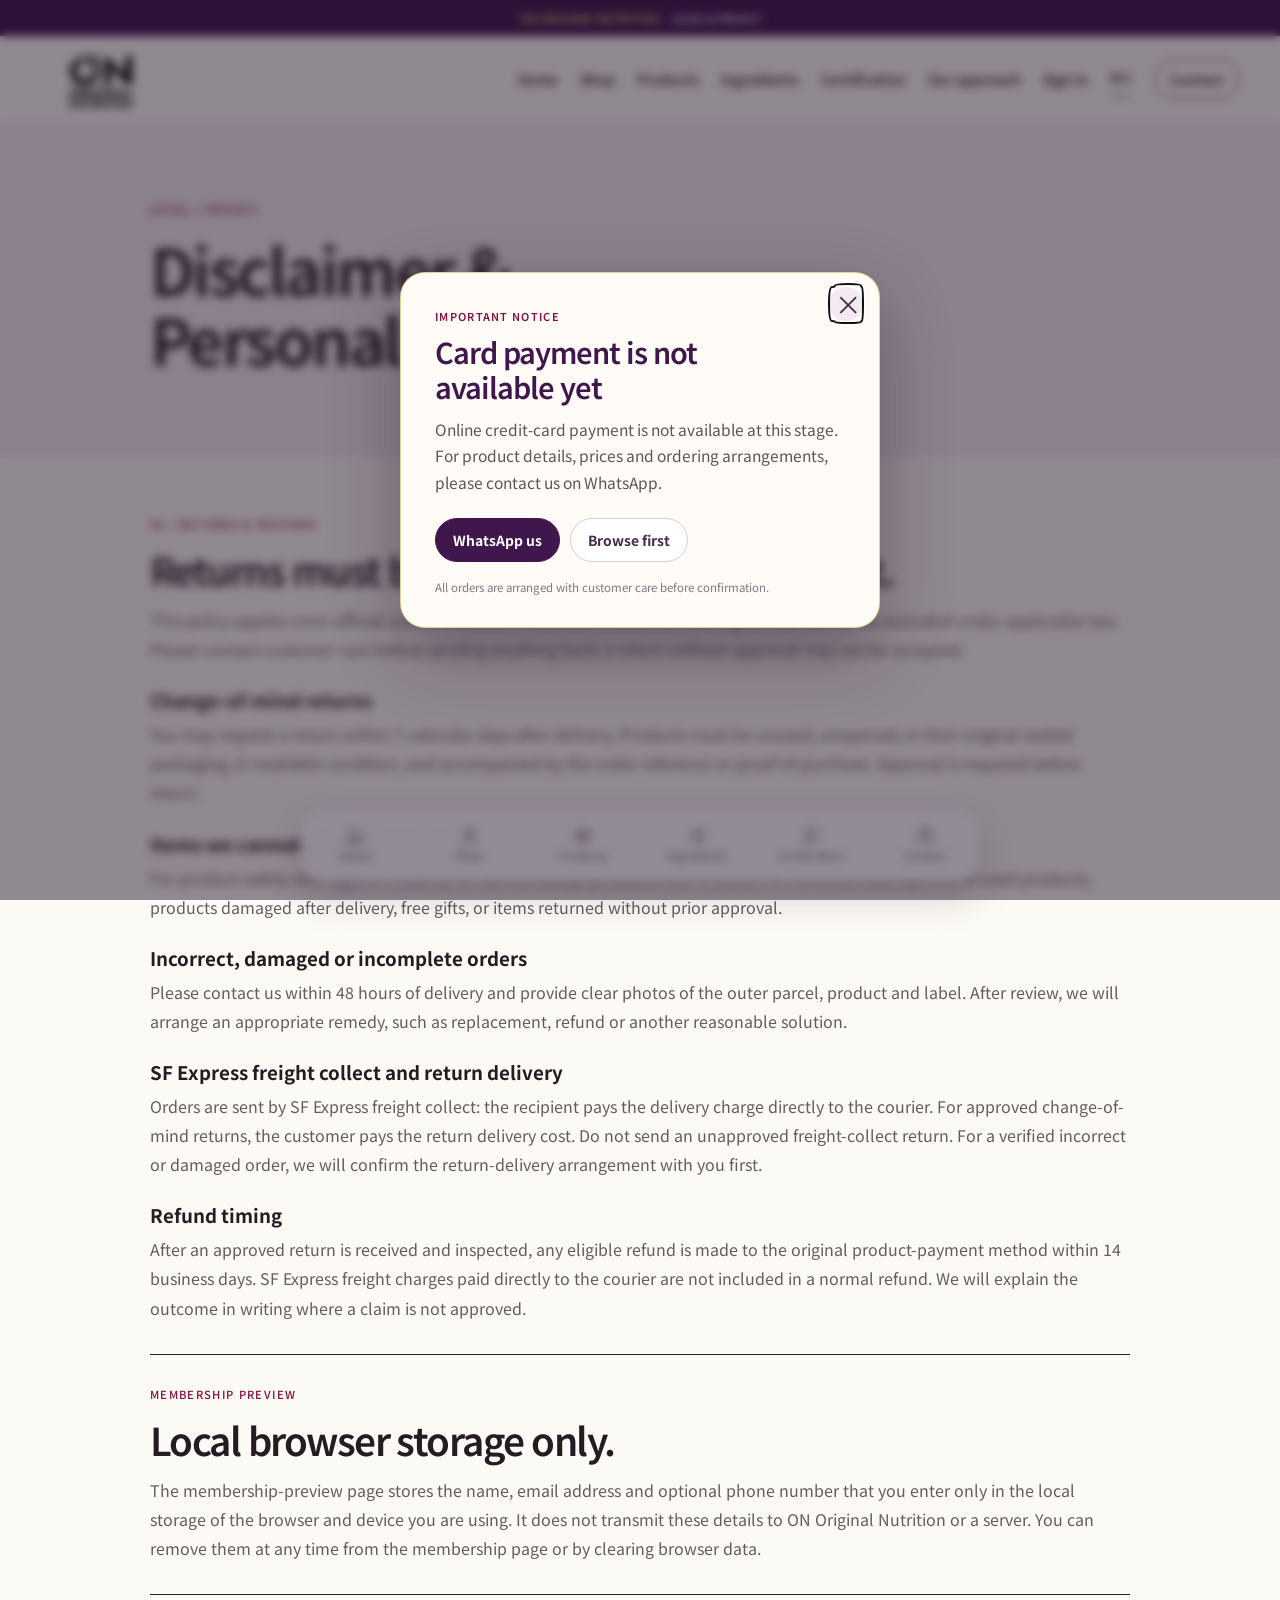
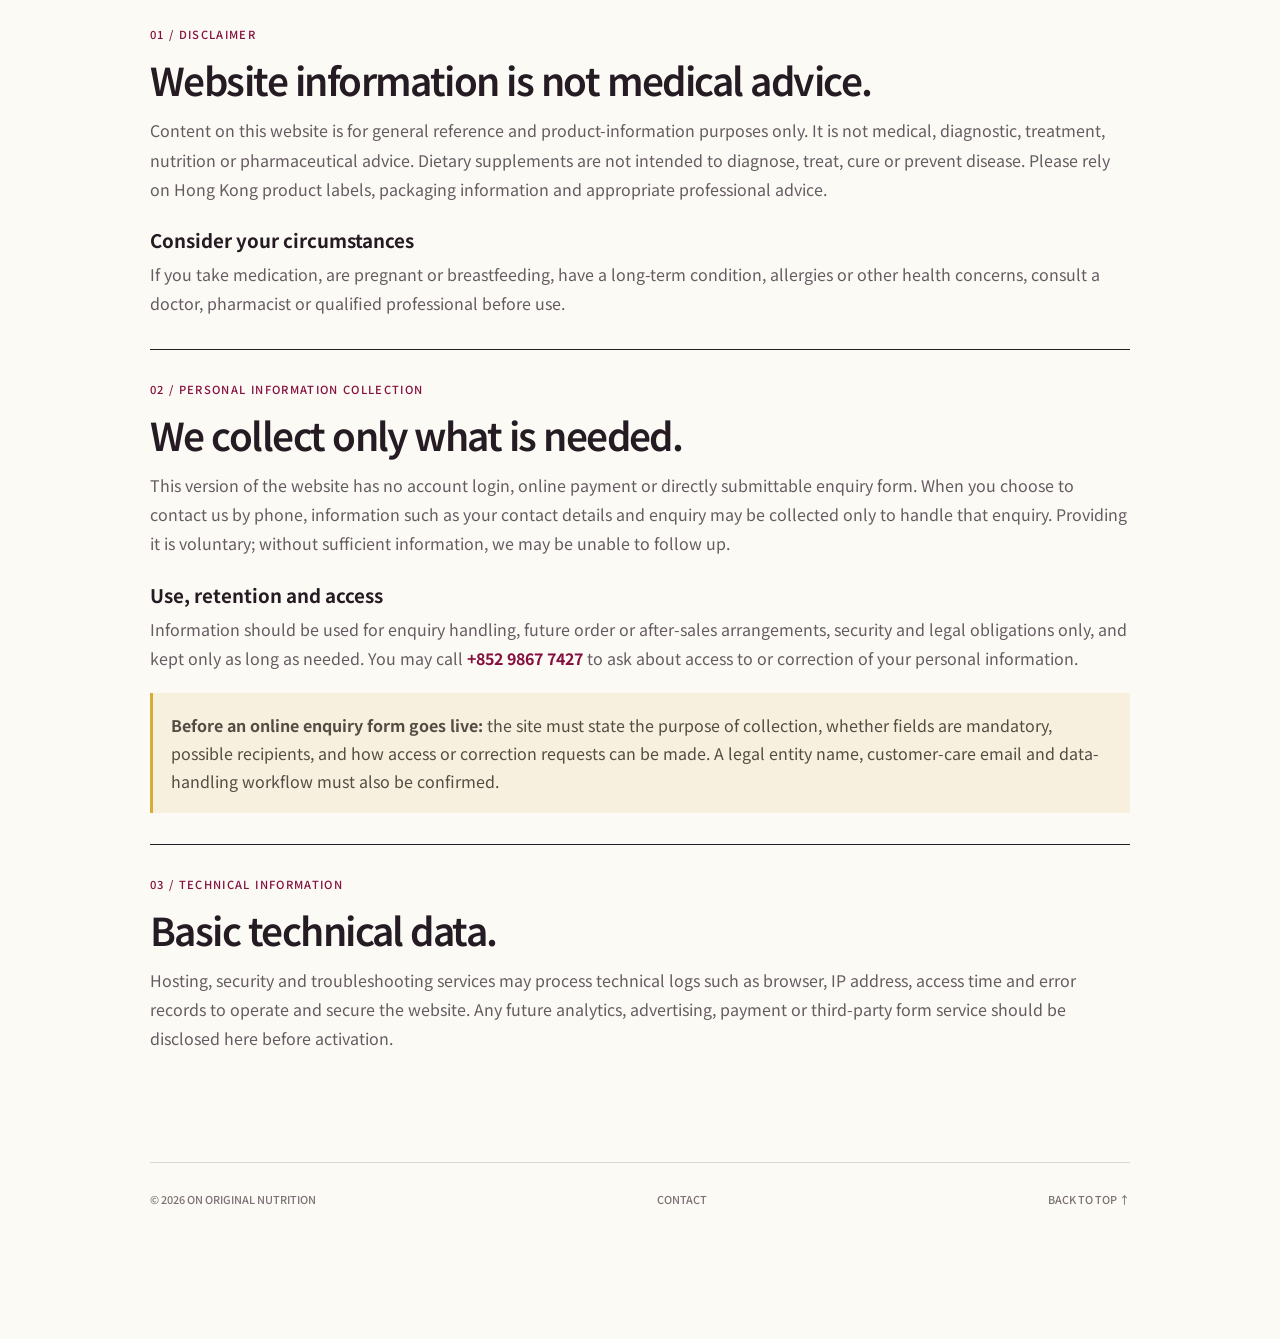
<file: en-legal.html>
<!doctype html><html lang="en"><head><meta charset="utf-8"><meta name="viewport" content="width=device-width,initial-scale=1"><title>Disclaimer &amp; Privacy｜ON Original Nutrition</title><link rel="preconnect" href="https://fonts.googleapis.com"><link rel="preconnect" href="https://fonts.gstatic.com" crossorigin><link href="https://fonts.googleapis.com/css2?family=DM+Mono:wght@400;500&family=Source+Sans+3:wght@400;500;600;700&family=Source+Serif+4:opsz,wght@8..60,500;8..60,600&display=swap" rel="stylesheet"><link rel="stylesheet" href="site-nav.css"><style>:root{--p:#3f174d;--b:#85103f;--c:#fcfaf5;--l:#ddd5d9;--m:#655c62}*{box-sizing:border-box}body{margin:0;background:var(--c);color:#251b23;font-family:"Source Sans 3",sans-serif}a{color:inherit;text-decoration:none}.wrap{width:min(980px,calc(100% - 64px));margin:auto}.notice{padding:10px;background:var(--p);color:#fff;text-align:center;font:500 .69rem "DM Mono"}.notice b,.eyebrow{color:#dfcf68}header{height:85px;display:flex;align-items:center;justify-content:space-between}.logo{width:122px}.logo img{width:100%;display:block}nav{display:flex;gap:23px;align-items:center;font-weight:600;font-size:.85rem}.lang{border-bottom:1px solid currentColor;font:.7rem "DM Mono"}.back{padding:10px 16px;border:1px solid var(--p);border-radius:99px}.hero{padding:80px 0 68px;background:#f1ebf1}.eyebrow{font:500 .7rem "DM Mono";letter-spacing:.12em;color:var(--b)}.hero h1,.legal h2{margin:16px 0;font:600 clamp(2.6rem,5vw,5rem)/1.1 "Source Serif 4",serif;letter-spacing:-.04em}.legal{padding:58px 0 78px}.section{padding:31px 0;border-top:1px solid #251b23}.section:first-child{border-top:0;padding-top:0}.legal h2{font-size:clamp(1.8rem,3vw,2.5rem)}.legal h3{margin:22px 0 7px}.legal p{margin:0;color:var(--m);line-height:1.82}.note{margin-top:20px;padding:18px;border-left:3px solid #d7ad35;background:#f7f0df;color:#564b42;line-height:1.75}footer{display:flex;justify-content:space-between;gap:18px;padding:28px 0;border-top:1px solid var(--l);color:#7b7175;font:500 .68rem "DM Mono"}@media(max-width:720px){.wrap{width:min(100% - 52px,980px)}header{height:70px}.logo{width:99px}nav a:not(.back):not(.lang){display:none}.hero{padding:60px 0}.legal{padding:46px 0 66px}footer{flex-direction:column}}</style></head><body data-page="legal"><div class="notice"><b>ON ORIGINAL NUTRITION</b>　LEGAL &amp; PRIVACY</div><header class="wrap"><a class="logo" href="en.html"><img src="on-logo-transparent.png" alt="ON Original Nutrition"></a><nav><a href="en-shop.html">Shop</a><a href="en-quality.html">Certification</a><a class="lang" href="index.html">繁中</a><a class="back" href="en.html">Home ←</a></nav></header><main id="top"><section class="hero"><div class="wrap"><div class="eyebrow">LEGAL / PRIVACY</div><h1>Disclaimer &amp;<br>Personal information.</h1></div></section><article class="wrap legal"><section class="section"><div class="eyebrow">01 / DISCLAIMER</div><h2>Website information is not medical advice.</h2><p>Content on this website is for general reference and product-information purposes only. It is not medical, diagnostic, treatment, nutrition or pharmaceutical advice. Dietary supplements are not intended to diagnose, treat, cure or prevent disease. Please rely on Hong Kong product labels, packaging information and appropriate professional advice.</p><h3>Consider your circumstances</h3><p>If you take medication, are pregnant or breastfeeding, have a long-term condition, allergies or other health concerns, consult a doctor, pharmacist or qualified professional before use.</p></section><section class="section"><div class="eyebrow">02 / PERSONAL INFORMATION COLLECTION</div><h2>We collect only what is needed.</h2><p>This version of the website has no account login, online payment or directly submittable enquiry form. When you choose to contact us by phone, information such as your contact details and enquiry may be collected only to handle that enquiry. Providing it is voluntary; without sufficient information, we may be unable to follow up.</p><h3>Use, retention and access</h3><p>Information should be used for enquiry handling, future order or after-sales arrangements, security and legal obligations only, and kept only as long as needed. You may call <a href="tel:+85298677427" style="color:#85103f;font-weight:700">+852 9867 7427</a> to ask about access to or correction of your personal information.</p><div class="note"><b>Before an online enquiry form goes live:</b> the site must state the purpose of collection, whether fields are mandatory, possible recipients, and how access or correction requests can be made. A legal entity name, customer-care email and data-handling workflow must also be confirmed.</div></section><section class="section"><div class="eyebrow">03 / TECHNICAL INFORMATION</div><h2>Basic technical data.</h2><p>Hosting, security and troubleshooting services may process technical logs such as browser, IP address, access time and error records to operate and secure the website. Any future analytics, advertising, payment or third-party form service should be disclosed here before activation.</p></section></article></main><footer class="wrap"><span>© 2026 ON ORIGINAL NUTRITION</span><a href="en-contact.html">CONTACT</a><a href="#top">BACK TO TOP ↑</a></footer><script src="site-nav.js"></script></body></html>
</file>
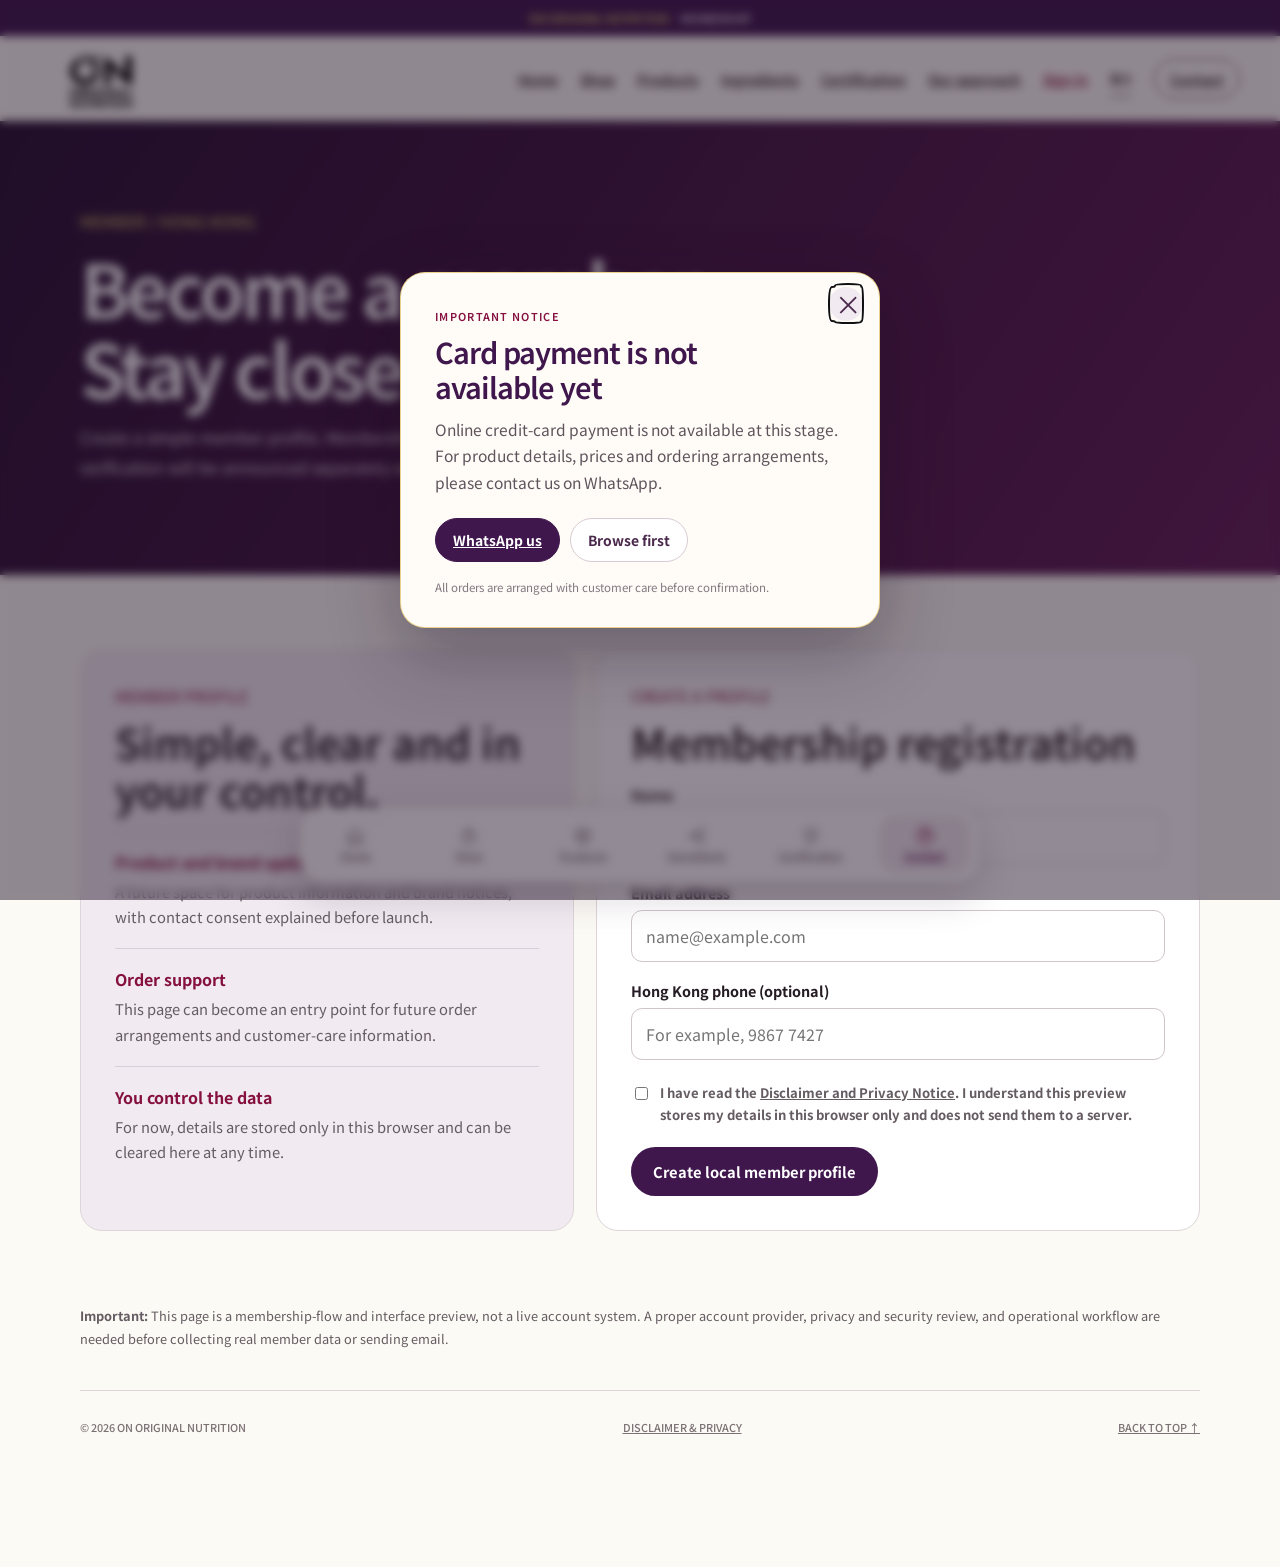
<file: en-member.html>
<!doctype html><html lang="en"><head><meta charset="utf-8"><meta name="viewport" content="width=device-width,initial-scale=1"><title>Membership｜ON Original Nutrition</title><link rel="preconnect" href="https://fonts.googleapis.com"><link rel="preconnect" href="https://fonts.gstatic.com" crossorigin><link href="https://fonts.googleapis.com/css2?family=DM+Mono:wght@400;500&family=Source+Sans+3:wght@400;500;600;700&family=Source+Serif+4:opsz,wght@8..60,500;8..60,600&display=swap" rel="stylesheet"><link rel="stylesheet" href="site-nav.css"><style>:root{--p:#3f174d;--b:#85103f;--c:#fcfaf5;--l:#ddd5d9;--m:#655c62}*{box-sizing:border-box}body{margin:0;background:var(--c);color:#251b23;font-family:"Source Sans 3",sans-serif}a{color:inherit}.wrap{width:min(1120px,calc(100% - 64px));margin:auto}.notice{padding:10px;background:var(--p);color:#fff;text-align:center;font:500 .69rem "DM Mono"}.notice b,.eyebrow{color:#dfcf68}header{height:85px;display:flex;align-items:center;justify-content:space-between}.logo{width:122px}.logo img{width:100%;display:block}nav{display:flex;gap:23px;align-items:center;font-weight:600;font-size:.85rem}.lang{border-bottom:1px solid currentColor;font:.7rem "DM Mono"}.back{padding:10px 16px;border:1px solid var(--p);border-radius:99px}.hero{padding:88px 0 76px;background:linear-gradient(124deg,#25102f,#611d55);color:#fff}.hero h1{margin:14px 0;font:600 clamp(2.8rem,5.8vw,5.6rem)/1.08 "Source Serif 4",serif;letter-spacing:-.05em}.hero p{max-width:610px;color:#ecdfeb;line-height:1.85}.layout{display:grid;grid-template-columns:.9fr 1.1fr;gap:22px;padding:74px 0}.benefits,.form-card{padding:34px;border:1px solid var(--l);border-radius:22px;background:#fff}.benefits{background:#f1ebf1}.benefits h2,.form-card h2{margin:10px 0 16px;font:600 clamp(1.9rem,3.3vw,3.2rem)/1.15 "Source Serif 4",serif}.benefit{padding:18px 0;border-top:1px solid #d9cfda}.benefit b{display:block;color:var(--b);margin-bottom:5px}.benefit p,.fine{margin:0;color:var(--m);font-size:.92rem;line-height:1.75}label{display:block;margin:18px 0 7px;font-size:.9rem;font-weight:700}input{width:100%;padding:13px 14px;border:1px solid #cfc5cb;border-radius:11px;background:#fff;color:#251b23;font:1rem "Source Sans 3",sans-serif}input:focus{outline:3px solid #ead7e5;border-color:var(--p)}.check{display:flex;gap:9px;align-items:flex-start;margin:22px 0;font-size:.82rem;line-height:1.65;color:var(--m)}.check input{width:17px;height:17px;margin-top:3px}.button{border:0;padding:14px 22px;border-radius:99px;background:var(--p);color:#fff;font:700 .92rem "Source Sans 3",sans-serif;cursor:pointer}.saved{padding:26px;border-radius:15px;background:#f1ebf1}.saved h3{margin:0 0 8px;color:var(--p);font-size:1.35rem}.text-button{margin:13px 12px 0 0;border:0;background:none;color:var(--b);font:700 .85rem "Source Sans 3",sans-serif;cursor:pointer;text-decoration:underline}.note{padding:0 0 40px;color:var(--m);font-size:.8rem;line-height:1.75}footer{display:flex;justify-content:space-between;gap:18px;padding:28px 0;border-top:1px solid var(--l);color:#7b7175;font:500 .68rem "DM Mono"}@media(max-width:720px){.wrap{width:min(100% - 52px,1120px)}header{height:70px}.logo{width:99px}nav a:not(.back):not(.lang){display:none}.hero{padding:60px 0}.layout{grid-template-columns:1fr;padding:52px 0}.benefits,.form-card{padding:25px}footer{flex-direction:column}}</style></head><body data-page="contact"><div class="notice"><b>ON ORIGINAL NUTRITION</b>　MEMBERSHIP</div><header class="wrap"><a class="logo" href="en.html"><img src="on-logo-transparent.png" alt="ON Original Nutrition"></a><nav><a href="en-shop.html">Shop</a><a href="en-quality.html">Certification</a><a href="en-contact.html">Contact</a><a class="lang" href="member.html">繁中</a><a class="back" href="en.html">Home ←</a></nav></header><main id="top"><section class="hero"><div class="wrap"><div class="eyebrow">MEMBER / HONG KONG</div><h1>Become a member.<br>Stay close to the brand.</h1><p>Create a simple member profile. Membership offers, order history and email verification will be announced separately when the full service is ready.</p></div></section><section class="wrap layout"><aside class="benefits"><div class="eyebrow" style="color:#85103f">MEMBER PROFILE</div><h2>Simple, clear and in your control.</h2><div class="benefit"><b>Product and brand updates</b><p>A future space for product information and brand notices, with contact consent explained before launch.</p></div><div class="benefit"><b>Order support</b><p>This page can become an entry point for future order arrangements and customer-care information.</p></div><div class="benefit"><b>You control the data</b><p>For now, details are stored only in this browser and can be cleared here at any time.</p></div></aside><section class="form-card"><div class="eyebrow" style="color:#85103f">CREATE A PROFILE</div><h2>Membership registration</h2><form data-member-form><label for="member-name">Name</label><input id="member-name" data-member-name required autocomplete="name" placeholder="For example, Jamie Chan"><label for="member-email">Email address</label><input id="member-email" data-member-email required type="email" autocomplete="email" placeholder="name@example.com"><label for="member-phone">Hong Kong phone (optional)</label><input id="member-phone" data-member-phone type="tel" autocomplete="tel" placeholder="For example, 9867 7427"><label class="check"><input required type="checkbox"><span>I have read the <a href="en-legal.html">Disclaimer and Privacy Notice</a>. I understand this preview stores my details in this browser only and does not send them to a server.</span></label><button class="button" type="submit">Create local member profile</button></form><div class="saved" data-member-saved hidden><h3 data-member-greeting></h3><p class="fine">Your details are stored only in this browser. There is no cross-device login or email verification yet.</p><button class="text-button" type="button" data-member-edit>Edit details</button><button class="text-button" type="button" data-member-clear>Clear local details</button></div></section></section><section class="wrap note"><b>Important:</b> This page is a membership-flow and interface preview, not a live account system. A proper account provider, privacy and security review, and operational workflow are needed before collecting real member data or sending email.</section></main><footer class="wrap"><span>© 2026 ON ORIGINAL NUTRITION</span><a href="en-legal.html">DISCLAIMER &amp; PRIVACY</a><a href="#top">BACK TO TOP ↑</a></footer><script src="site-nav.js"></script><script src="member.js"></script></body></html>
</file>
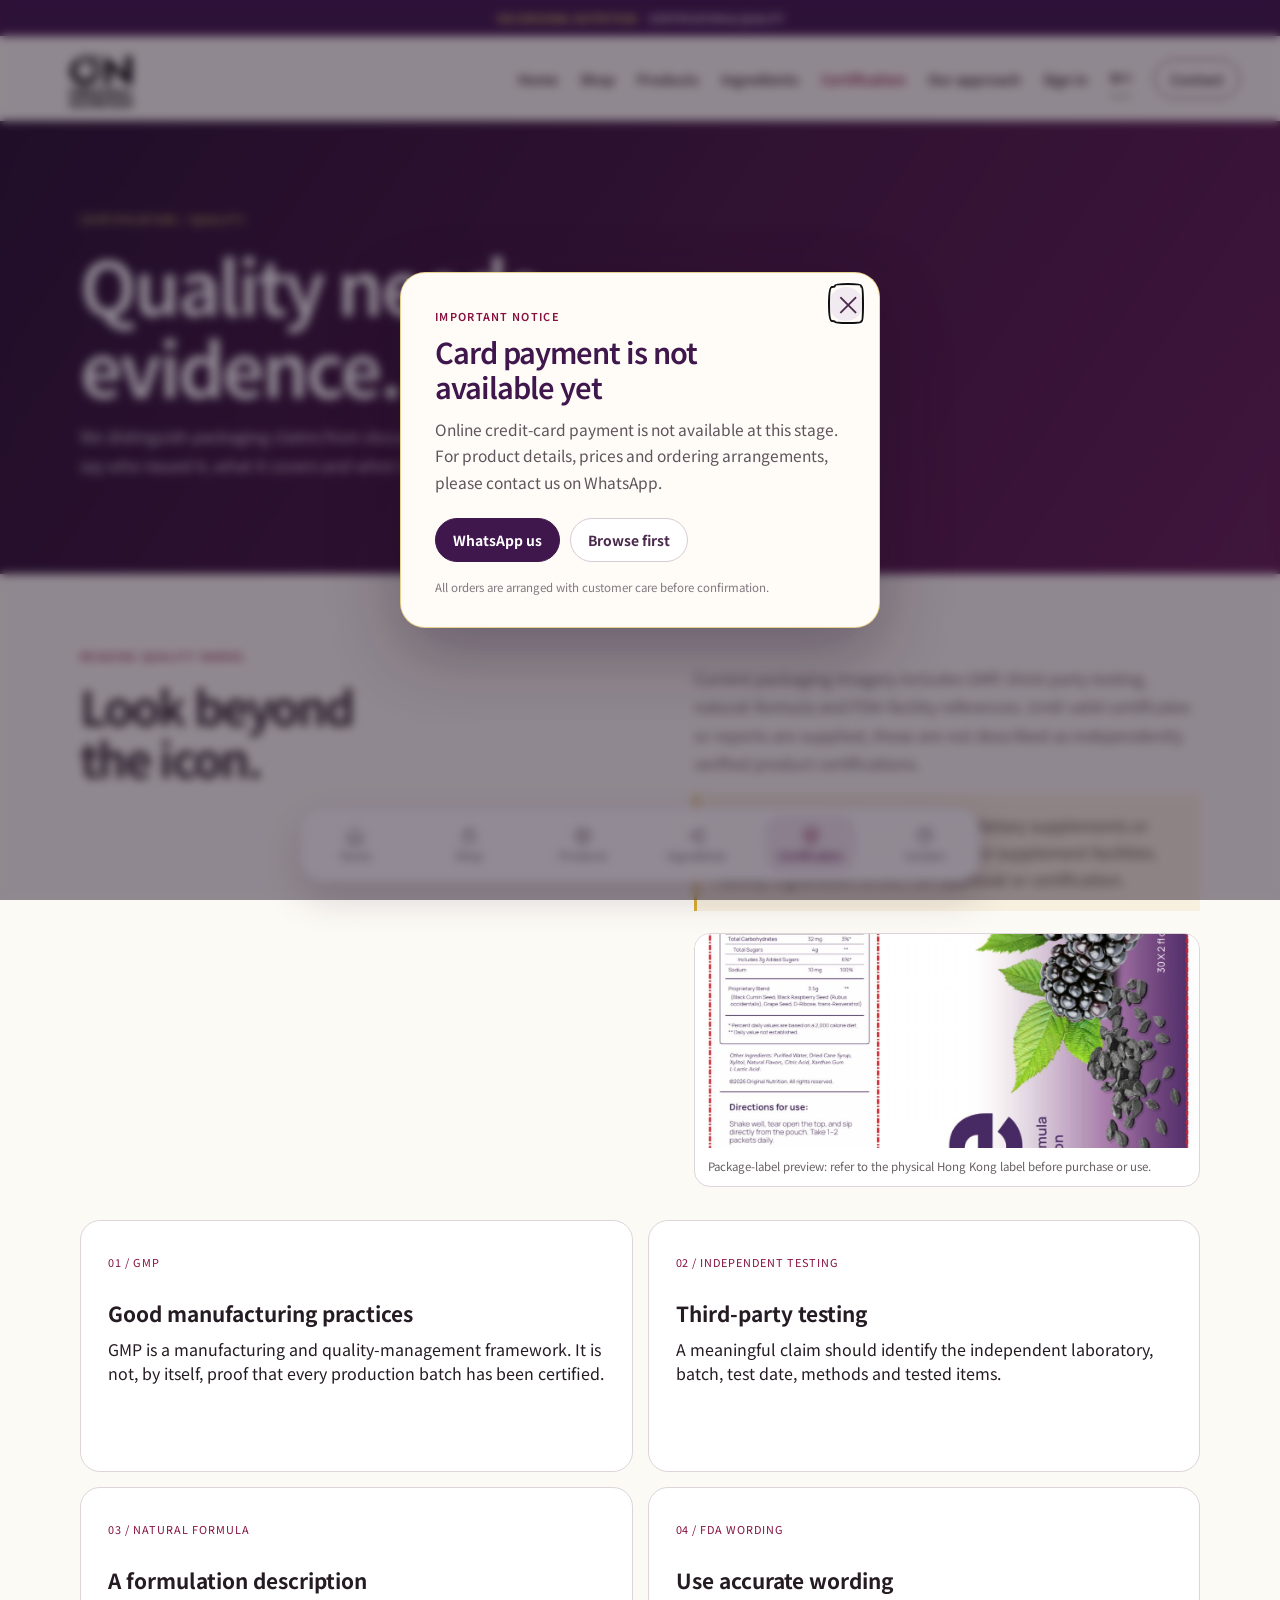
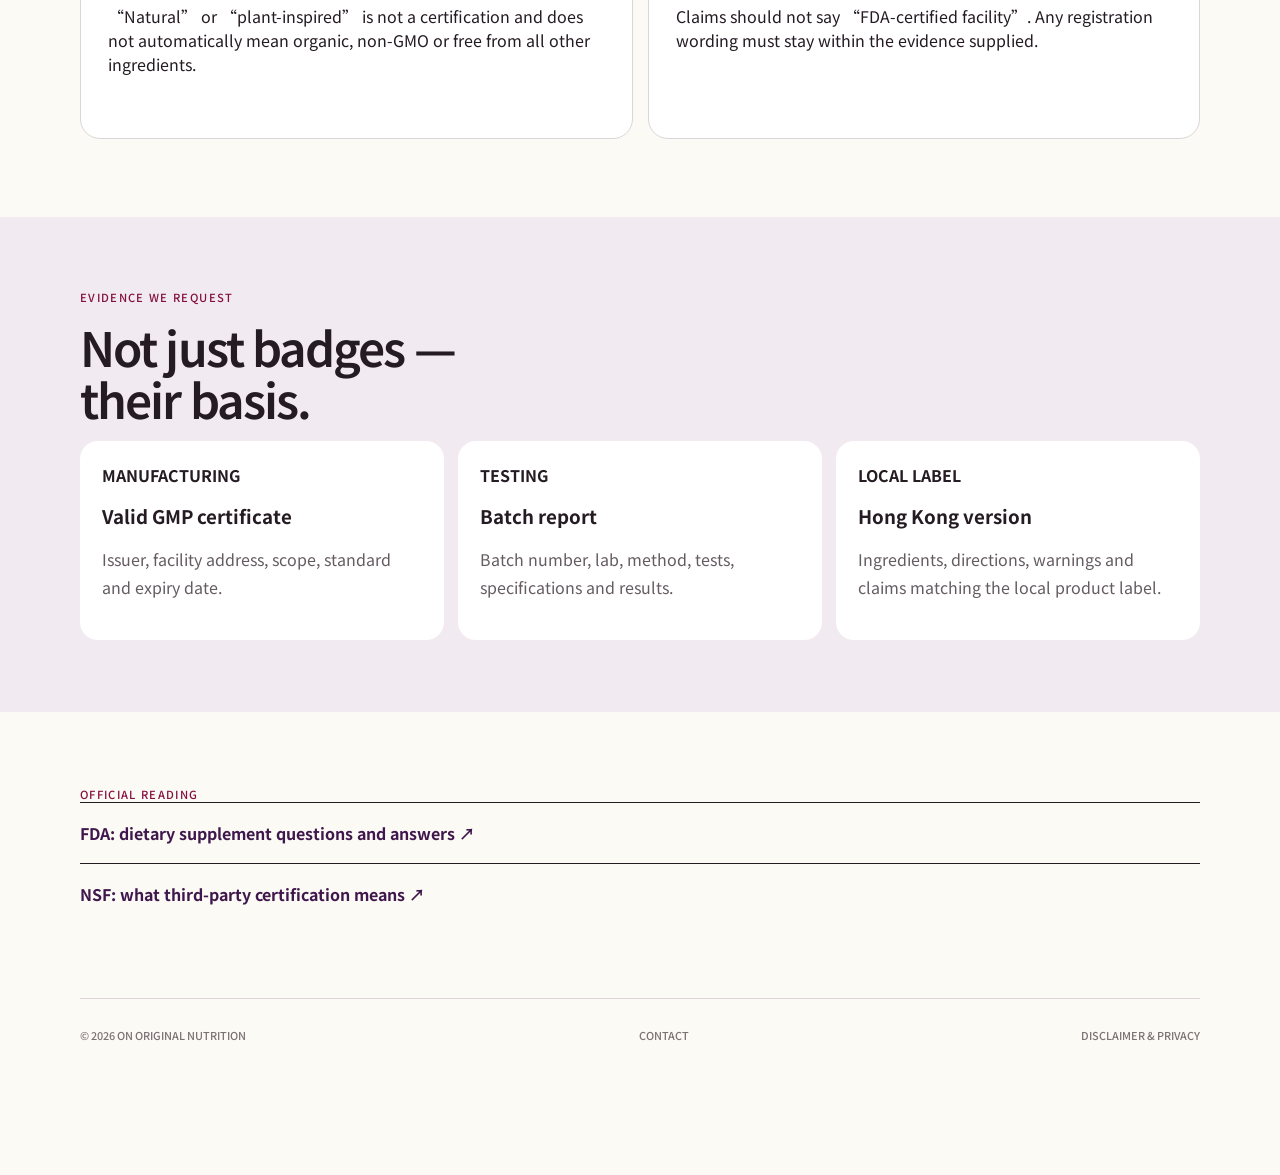
<file: en-quality.html>
<!doctype html>
<html lang="en">
  <head>
    <meta charset="utf-8" />
    <meta name="viewport" content="width=device-width,initial-scale=1" />
    <title>Certification｜ON Original Nutrition</title>
    <link rel="preconnect" href="https://fonts.googleapis.com" />
    <link rel="preconnect" href="https://fonts.gstatic.com" crossorigin />
    <link
      href="https://fonts.googleapis.com/css2?family=DM+Mono:wght@400;500&family=Source+Sans+3:wght@400;500;600;700&family=Source+Serif+4:opsz,wght@8..60,500;8..60,600&display=swap"
      rel="stylesheet"
    />
    <link rel="stylesheet" href="site-nav.css" />
    <style>
      :root {
        --p: #3f174d;
        --b: #85103f;
        --c: #fcfaf5;
        --l: #ddd5d9;
        --m: #655c62;
      }
      * {
        box-sizing: border-box;
      }
      body {
        margin: 0;
        background: var(--c);
        color: #251b23;
        font-family: "Source Sans 3", sans-serif;
      }
      a {
        color: inherit;
        text-decoration: none;
      }
      .wrap {
        width: min(1120px, calc(100% - 64px));
        margin: auto;
      }
      .notice {
        padding: 10px;
        background: var(--p);
        color: #fff;
        text-align: center;
        font: 500 0.69rem "DM Mono";
      }
      .notice b {
        color: #dfcf68;
      }
      header {
        height: 85px;
        display: flex;
        align-items: center;
        justify-content: space-between;
      }
      .logo {
        width: 122px;
      }
      .logo img {
        width: 100%;
        display: block;
      }
      nav {
        display: flex;
        gap: 23px;
        align-items: center;
        font-weight: 600;
        font-size: 0.85rem;
      }
      .lang {
        border-bottom: 1px solid currentColor;
        font: 0.7rem "DM Mono";
      }
      .back {
        padding: 10px 16px;
        border: 1px solid var(--p);
        border-radius: 99px;
      }
      .hero {
        padding: 90px 0 78px;
        background: linear-gradient(124deg, #25102f, #611d55);
        color: #fff;
      }
      .eyebrow {
        color: #dfcf68;
        font: 500 0.7rem "DM Mono";
        letter-spacing: 0.12em;
      }
      .hero h1,
      .intro h2,
      .evidence h2 {
        margin: 16px 0;
        font:
          600 clamp(2.8rem, 5.8vw, 5.6rem) / 1.1 "Source Serif 4",
          serif;
        letter-spacing: -0.04em;
      }
      .hero p {
        max-width: 680px;
        color: #ecdfeb;
        line-height: 1.8;
      }
      .intro {
        display: grid;
        grid-template-columns: 1.05fr 0.95fr;
        gap: 55px;
        padding: 74px 0 33px;
      }
      .intro h2,
      .evidence h2 {
        font-size: clamp(2rem, 3.7vw, 3.8rem);
      }
      .intro p,
      .standard p,
      .evidence p {
        color: var(--m);
        line-height: 1.78;
      }
      .note {
        padding: 18px;
        border-left: 3px solid #d7ad35;
        background: #f7f0df;
        color: #564b42;
        line-height: 1.7;
      }
      .grid {
        display: grid;
        grid-template-columns: 1fr 1fr;
        gap: 15px;
        padding-bottom: 78px;
      }
      .card {
        min-height: 252px;
        padding: 27px;
        border: 1px solid var(--l);
        border-radius: 20px;
        background: #fff;
      }
      .card b {
        color: var(--b);
        font: 0.68rem "DM Mono";
        letter-spacing: 0.09em;
      }
      .card h3 {
        margin: 26px 0 9px;
        font-size: 1.3rem;
      }
      .card p {
        margin: 0;
      }
      .evidence {
        padding: 72px 0;
        background: #f1ebf1;
      }
      .evidence-grid {
        display: grid;
        grid-template-columns: repeat(3, 1fr);
        gap: 14px;
      }
      .evidence-grid div {
        padding: 22px;
        background: #fff;
        border-radius: 18px;
      }
      .evidence-grid h3 {
        margin: 15px 0 9px;
      }
      .sources {
        padding: 74px 0;
      }
      .sources a {
        display: block;
        padding: 18px 0;
        border-top: 1px solid #251b23;
        color: #3f174d;
        font-weight: 700;
      }
      footer {
        display: flex;
        justify-content: space-between;
        gap: 18px;
        padding: 28px 0;
        border-top: 1px solid var(--l);
        color: #7b7175;
        font: 500 0.68rem "DM Mono";
      }
      @media (max-width: 720px) {
        .wrap {
          width: min(100% - 52px, 1120px);
        }
        header {
          height: 70px;
        }
        .logo {
          width: 99px;
        }
        nav a:not(.back):not(.lang) {
          display: none;
        }
        .hero {
          padding: 60px 0;
        }
        .intro,
        .grid,
        .evidence-grid {
          display: grid;
          grid-template-columns: 1fr;
          gap: 20px;
        }
        .intro {
          padding: 52px 0 30px;
        }
        .grid {
          padding-bottom: 62px;
        }
        .evidence {
          padding: 58px 0;
        }
        .sources {
          padding: 58px 0;
        }
        footer {
          flex-direction: column;
        }
      }
    </style>
    <style>
      .label-visual {
        margin: 22px 0 0;
        overflow: hidden;
        border: 1px solid var(--l);
        border-radius: 16px;
        background: #fff;
      }
      .label-visual img {
        display: block;
        width: 100%;
        height: 214px;
        object-fit: cover;
        object-position: 48% 37%;
      }
      .label-visual figcaption {
        padding: 10px 13px;
        color: #675f63;
        font-size: 0.72rem;
        line-height: 1.5;
      }
    </style>
  </head>
  <body data-page="quality">
    <div class="notice">
      <b>ON ORIGINAL NUTRITION</b>　CERTIFICATION &amp; QUALITY
    </div>
    <header class="wrap">
      <a class="logo" href="en.html"
        ><img src="on-logo-transparent.png" alt="ON Original Nutrition"
      /></a>
      <nav>
        <a href="en-shop.html">Shop</a><a href="en-contact.html">Contact</a
        ><a class="lang" href="index.html">繁中</a
        ><a class="back" href="en.html">Home ←</a>
      </nav>
    </header>
    <main id="top">
      <section class="hero">
        <div class="wrap">
          <div class="eyebrow">CERTIFICATION / QUALITY</div>
          <h1>Quality needs<br />evidence.</h1>
          <p>
            We distinguish packaging claims from documentation that can be
            verified. A badge should say who issued it, what it covers and when
            it is valid.
          </p>
        </div>
      </section>
      <section class="wrap intro">
        <div>
          <div class="eyebrow" style="color: #85103f">
            READING QUALITY MARKS
          </div>
          <h2>Look beyond<br />the icon.</h2>
        </div>
        <div>
          <p>
            Current packaging imagery includes GMP, third-party testing,
            natural-formula and FDA-facility references. Until valid
            certificates or reports are supplied, these are not described as
            independently verified product certifications.
          </p>
          <div class="note">
            <b>Important:</b> FDA does not approve dietary supplements or issue
            GMP compliance certificates for supplement facilities. Facility
            registration is not FDA approval or certification.
          </div>
          <figure class="label-visual">
            <img
              src="life-label.jpeg"
              alt="ON Life package nutrition, ingredients and directions label"
            />
            <figcaption>
              Package-label preview: refer to the physical Hong Kong label
              before purchase or use.
            </figcaption>
          </figure>
        </div>
      </section>
      <section class="wrap grid">
        <article class="card">
          <b>01 / GMP</b>
          <h3>Good manufacturing practices</h3>
          <p>
            GMP is a manufacturing and quality-management framework. It is not,
            by itself, proof that every production batch has been certified.
          </p>
        </article>
        <article class="card">
          <b>02 / INDEPENDENT TESTING</b>
          <h3>Third-party testing</h3>
          <p>
            A meaningful claim should identify the independent laboratory,
            batch, test date, methods and tested items.
          </p>
        </article>
        <article class="card">
          <b>03 / NATURAL FORMULA</b>
          <h3>A formulation description</h3>
          <p>
            “Natural” or “plant-inspired” is not a certification and does not
            automatically mean organic, non-GMO or free from all other
            ingredients.
          </p>
        </article>
        <article class="card">
          <b>04 / FDA WORDING</b>
          <h3>Use accurate wording</h3>
          <p>
            Claims should not say “FDA-certified facility”. Any registration
            wording must stay within the evidence supplied.
          </p>
        </article>
      </section>
      <section class="evidence">
        <div class="wrap">
          <div class="eyebrow" style="color: #85103f">EVIDENCE WE REQUEST</div>
          <h2>Not just badges —<br />their basis.</h2>
          <div class="evidence-grid">
            <div>
              <b>MANUFACTURING</b>
              <h3>Valid GMP certificate</h3>
              <p>Issuer, facility address, scope, standard and expiry date.</p>
            </div>
            <div>
              <b>TESTING</b>
              <h3>Batch report</h3>
              <p>
                Batch number, lab, method, tests, specifications and results.
              </p>
            </div>
            <div>
              <b>LOCAL LABEL</b>
              <h3>Hong Kong version</h3>
              <p>
                Ingredients, directions, warnings and claims matching the local
                product label.
              </p>
            </div>
          </div>
        </div>
      </section>
      <section class="wrap sources">
        <div class="eyebrow" style="color: #85103f">OFFICIAL READING</div>
        <a
          href="https://www.fda.gov/food/information-consumers-using-dietary-supplements/questions-and-answers-dietary-supplements"
          target="_blank"
          rel="noreferrer"
          >FDA: dietary supplement questions and answers ↗</a
        ><a
          href="https://www.nsf.org/knowledge-library/what-is-third-party-certification"
          target="_blank"
          rel="noreferrer"
          >NSF: what third-party certification means ↗</a
        >
      </section>
    </main>
    <footer class="wrap">
      <span>© 2026 ON ORIGINAL NUTRITION</span
      ><a href="en-contact.html">CONTACT</a
      ><a href="en-legal.html">DISCLAIMER &amp; PRIVACY</a>
    </footer>
    <script src="site-nav.js"></script>
  </body>
</html>
</file>
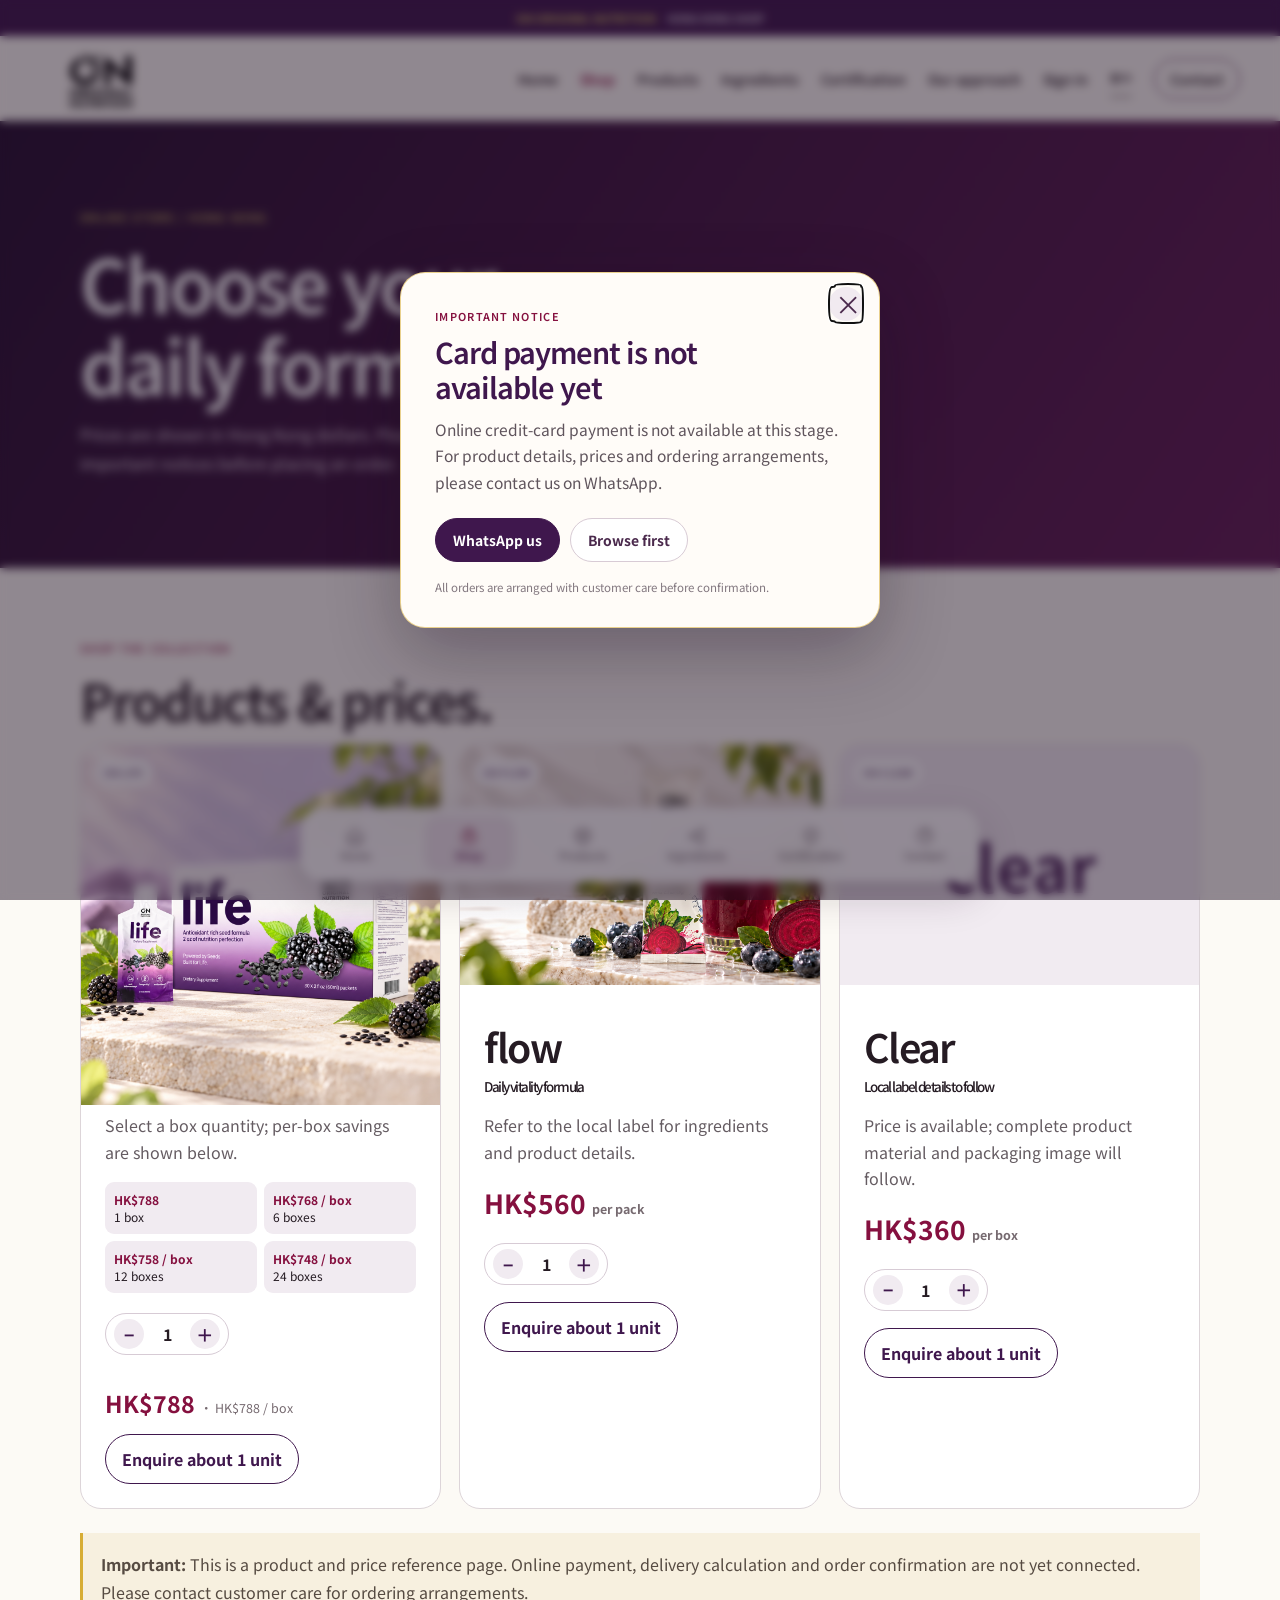
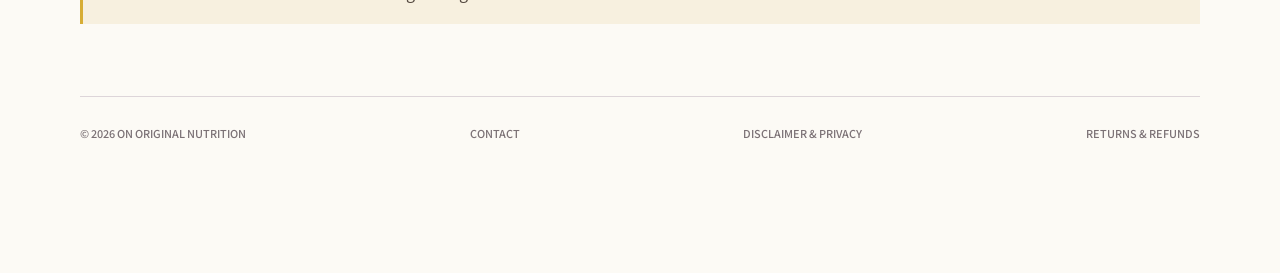
<file: en-shop.html>
<!doctype html>
<html lang="en">
  <head>
    <meta charset="utf-8" />
    <meta name="viewport" content="width=device-width,initial-scale=1" />
    <title>Shop｜ON Original Nutrition</title>
    <link rel="preconnect" href="https://fonts.googleapis.com" />
    <link rel="preconnect" href="https://fonts.gstatic.com" crossorigin />
    <link
      href="https://fonts.googleapis.com/css2?family=DM+Mono:wght@400;500&family=Source+Sans+3:wght@400;500;600;700&family=Source+Serif+4:opsz,wght@8..60,500;8..60,600&display=swap"
      rel="stylesheet"
    />
    <link rel="stylesheet" href="site-nav.css" />
    <style>
      :root {
        --p: #3f174d;
        --b: #85103f;
        --c: #fcfaf5;
        --l: #ddd5d9;
        --m: #655c62;
      }
      * {
        box-sizing: border-box;
      }
      body {
        margin: 0;
        background: var(--c);
        color: #251b23;
        font-family: "Source Sans 3", sans-serif;
      }
      a {
        color: inherit;
        text-decoration: none;
      }
      .wrap {
        width: min(1120px, calc(100% - 64px));
        margin: auto;
      }
      .notice {
        padding: 10px;
        background: var(--p);
        color: #fff;
        text-align: center;
        font: 500 0.69rem "DM Mono";
      }
      .notice b,
      .eyebrow {
        color: #dfcf68;
      }
      header {
        height: 85px;
        display: flex;
        align-items: center;
        justify-content: space-between;
      }
      .logo {
        width: 122px;
      }
      .logo img {
        width: 100%;
        display: block;
      }
      nav {
        display: flex;
        gap: 23px;
        align-items: center;
        font-weight: 600;
        font-size: 0.85rem;
      }
      .lang {
        border-bottom: 1px solid currentColor;
        font: 0.7rem "DM Mono";
      }
      .back {
        padding: 10px 16px;
        border: 1px solid var(--p);
        border-radius: 99px;
      }
      .hero {
        padding: 88px 0 74px;
        background: linear-gradient(124deg, #25102f, #611d55);
        color: #fff;
      }
      .eyebrow {
        font: 500 0.7rem "DM Mono";
        letter-spacing: 0.12em;
      }
      .hero h1,
      .heading h2,
      .card h2 {
        margin: 16px 0;
        font:
          600 clamp(2.8rem, 5.8vw, 5.6rem) / 1.1 "Source Serif 4",
          serif;
        letter-spacing: -0.04em;
      }
      .hero p {
        max-width: 600px;
        color: #ecdfeb;
        line-height: 1.8;
      }
      .catalogue {
        padding: 72px 0;
      }
      .heading h2 {
        font-size: clamp(2.2rem, 4vw, 4rem);
      }
      .grid {
        display: grid;
        grid-template-columns: repeat(3, 1fr);
        gap: 18px;
      }
      .card {
        overflow: hidden;
        border: 1px solid var(--l);
        border-radius: 21px;
        background: #fff;
      }
      .media {
        height: 240px;
        background: #f1ebf1;
        position: relative;
        display: grid;
        place-items: center;
      }
      .media img {
        width: 100%;
        height: 100%;
        object-fit: cover;
      }
      .media strong {
        color: var(--p);
        font: 600 4rem "Source Serif 4";
      }
      .tag {
        position: absolute;
        top: 14px;
        left: 14px;
        padding: 6px 9px;
        background: #fff;
        border-radius: 99px;
        color: var(--p);
        font: 0.65rem "DM Mono";
      }
      .copy {
        padding: 24px;
      }
      .card h2 {
        font-size: 2.45rem;
      }
      .card h2 span {
        display: block;
        margin-top: 8px;
        font: 500 0.84rem "Source Sans 3";
      }
      .card p {
        min-height: 54px;
        color: var(--m);
        line-height: 1.65;
      }
      .price {
        margin: 17px 0;
        color: var(--b);
        font-size: 1.65rem;
        font-weight: 700;
      }
      .tiers {
        display: grid;
        grid-template-columns: 1fr 1fr;
        gap: 7px;
        margin: 16px 0;
      }
      .tiers div {
        padding: 9px;
        border-radius: 9px;
        background: #f1ebf1;
        font-size: 0.75rem;
      }
      .tiers b {
        display: block;
        color: var(--b);
      }
      .button {
        display: inline-block;
        padding: 12px 16px;
        border: 1px solid var(--p);
        border-radius: 99px;
        color: var(--p);
        font-weight: 700;
      }
      .note {
        margin-top: 24px;
        padding: 18px;
        border-left: 3px solid #d7ad35;
        background: #f7f0df;
        color: #564b42;
        line-height: 1.7;
      }
      footer {
        display: flex;
        justify-content: space-between;
        gap: 18px;
        padding: 28px 0;
        border-top: 1px solid var(--l);
        color: #7b7175;
        font: 500 0.68rem "DM Mono";
      }
      @media (max-width: 900px) {
        .grid {
          grid-template-columns: 1fr 1fr;
        }
        .card:last-child {
          grid-column: span 2;
        }
      }
      @media (max-width: 720px) {
        .wrap {
          width: min(100% - 52px, 1120px);
        }
        header {
          height: 70px;
        }
        .logo {
          width: 99px;
        }
        nav a:not(.back):not(.lang) {
          display: none;
        }
        .hero {
          padding: 60px 0;
        }
        .catalogue {
          padding: 52px 0;
        }
        .grid {
          grid-template-columns: 1fr;
        }
        .card:last-child {
          grid-column: auto;
        }
        .media {
          height: 225px;
        }
        footer {
          flex-direction: column;
        }
      }
    </style>
  </head>
  <body data-page="shop">
    <div class="notice"><b>ON ORIGINAL NUTRITION</b>　HONG KONG SHOP</div>
    <header class="wrap">
      <a class="logo" href="en.html"
        ><img src="on-logo-transparent.png" alt="ON Original Nutrition"
      /></a>
      <nav>
        <a href="en.html#products">Products</a
        ><a href="en-quality.html">Certification</a
        ><a href="en-contact.html">Contact</a
        ><a class="lang" href="index.html">繁中</a
        ><a class="back" href="en.html">Home ←</a>
      </nav>
    </header>
    <main id="top">
      <section class="hero">
        <div class="wrap">
          <div class="eyebrow">ONLINE STORE / HONG KONG</div>
          <h1>Choose your<br />daily formula.</h1>
          <p>
            Prices are shown in Hong Kong dollars. Please review local labels
            and important notices before placing an order.
          </p>
        </div>
      </section>
      <section class="wrap catalogue">
        <div class="eyebrow" style="color: #85103f">SHOP THE COLLECTION</div>
        <div class="heading"><h2>Products &amp; prices.</h2></div>
        <div class="grid">
          <article class="card">
            <div class="media">
              <span class="tag">ON LIFE</span
              ><img
                src="life-natural-product.png"
                alt="ON Life Signature Seed Oil"
              />
            </div>
            <div class="copy">
              <h2>life<span>Signature Seed Oil</span></h2>
              <p>Select a box quantity; per-box savings are shown below.</p>
              <div class="tiers">
                <div><b>HK$788</b>1 box</div>
                <div><b>HK$768 / box</b>6 boxes</div>
                <div><b>HK$758 / box</b>12 boxes</div>
                <div><b>HK$748 / box</b>24 boxes</div>
              </div>
              <a class="button" href="en-contact.html">Enquire to order</a>
            </div>
          </article>
          <article class="card">
            <div class="media">
              <span class="tag">ON FLOW</span
              ><img src="flow-product.png" alt="ON Flow" />
            </div>
            <div class="copy">
              <h2>flow<span>Daily vitality formula</span></h2>
              <p>
                Refer to the local label for ingredients and product details.
              </p>
              <div class="price">
                HK$560
                <small style="font-size: 0.78rem; color: #766a70"
                  >per pack</small
                >
              </div>
              <a class="button" href="en-contact.html">Enquire to order</a>
            </div>
          </article>
          <article class="card">
            <div class="media">
              <span class="tag">ON CLEAR</span><strong>clear</strong>
            </div>
            <div class="copy">
              <h2>Clear<span>Local label details to follow</span></h2>
              <p>
                Price is available; complete product material and packaging
                image will follow.
              </p>
              <div class="price">
                HK$360
                <small style="font-size: 0.78rem; color: #766a70"
                  >per box</small
                >
              </div>
              <a class="button" href="en-contact.html">Enquire to order</a>
            </div>
          </article>
        </div>
        <div class="note">
          <b>Important:</b> This is a product and price reference page. Online
          payment, delivery calculation and order confirmation are not yet
          connected. Please contact customer care for ordering arrangements.
        </div>
      </section>
    </main>
    <footer class="wrap">
      <span>© 2026 ON ORIGINAL NUTRITION</span
      ><a href="en-contact.html">CONTACT</a
      ><a href="en-legal.html">DISCLAIMER &amp; PRIVACY</a>
    </footer>
    <script src="site-nav.js"></script>
  </body>
</html>
</file>
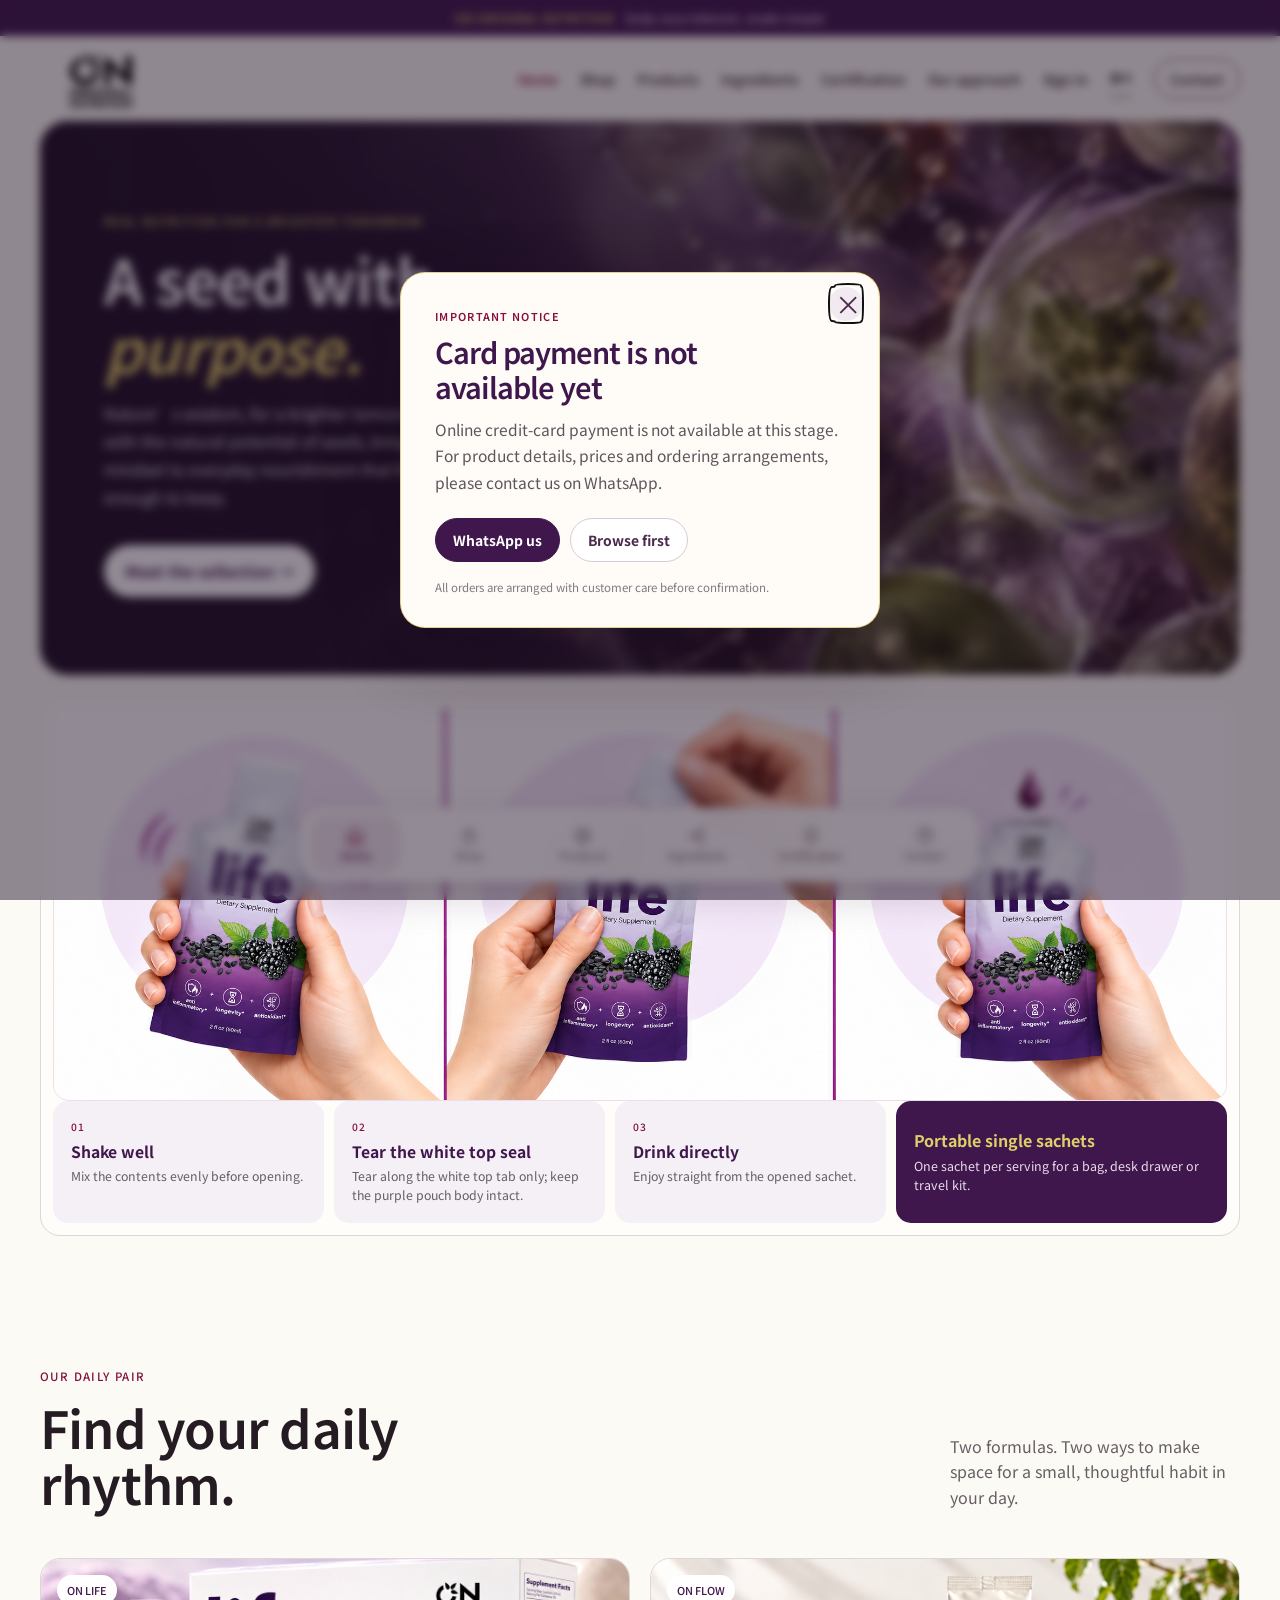
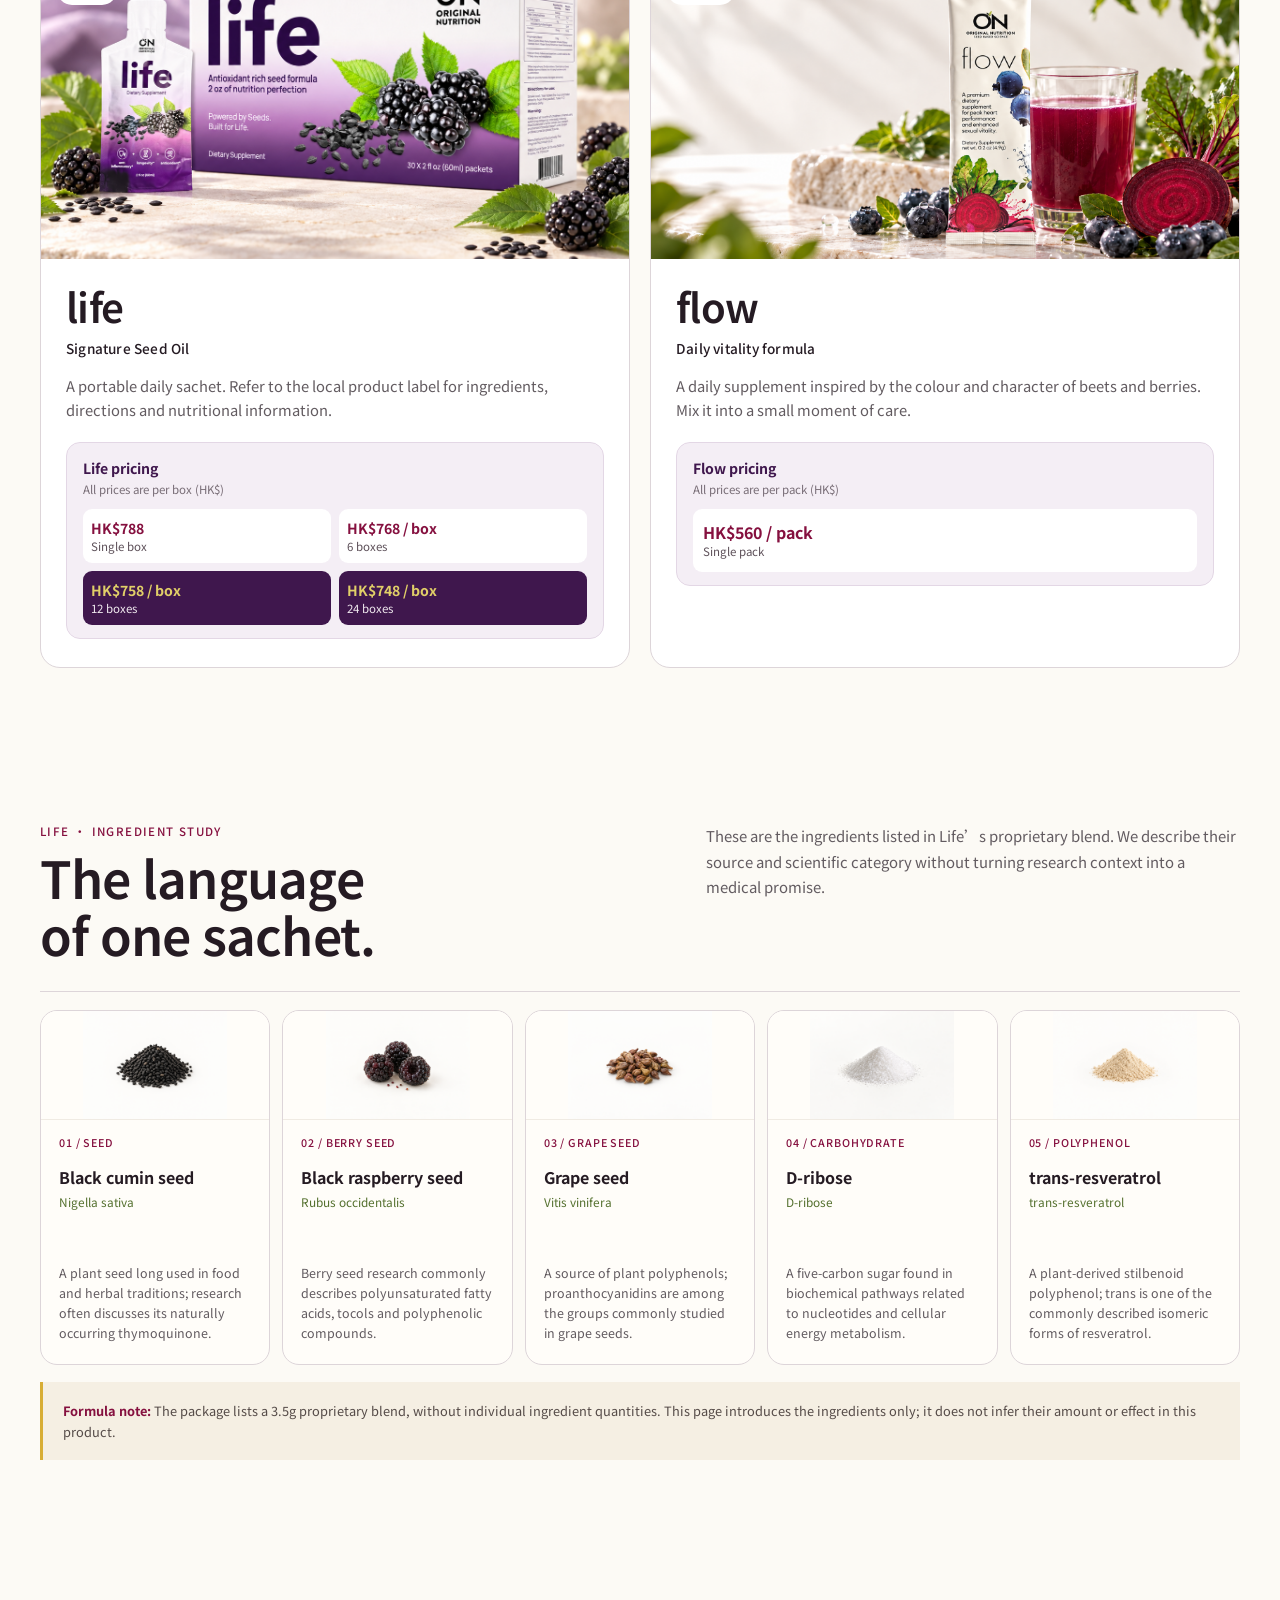
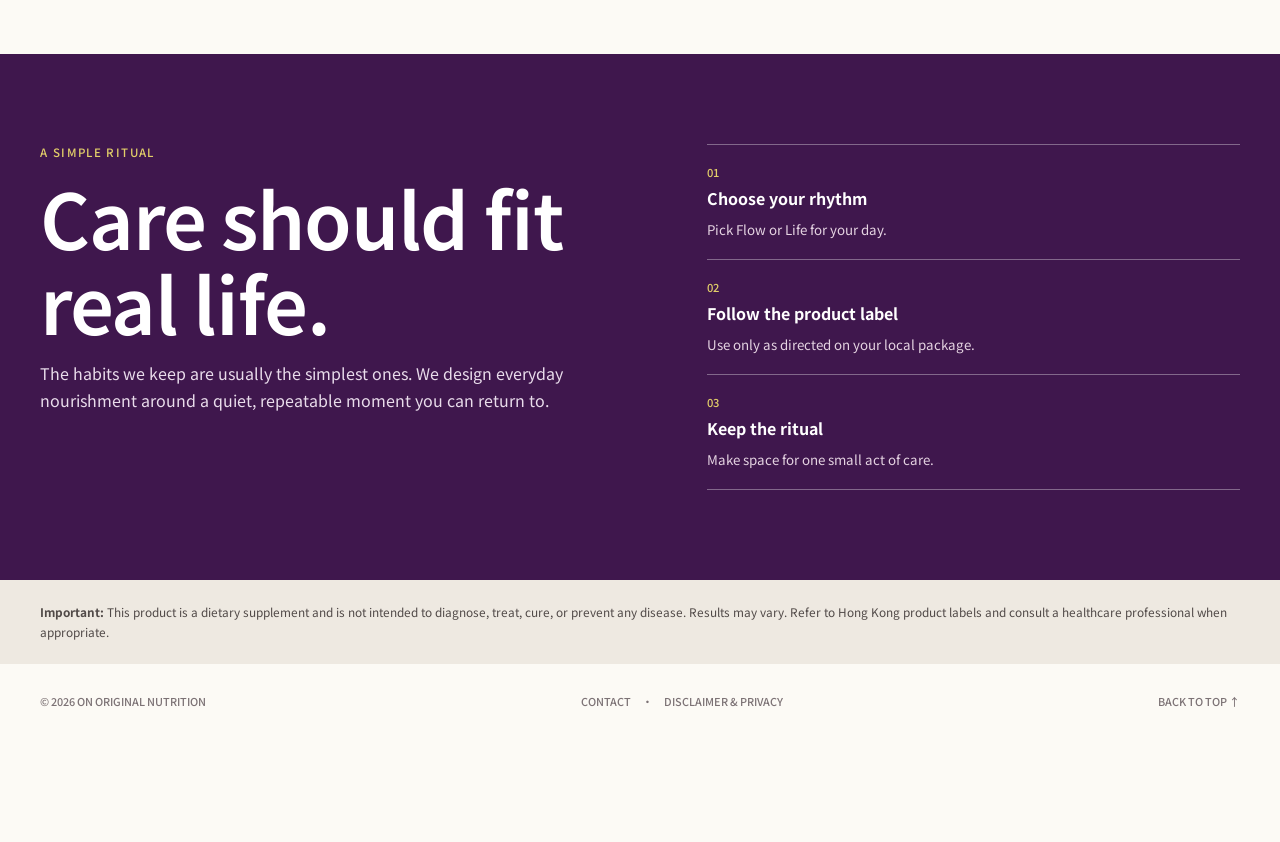
<file: en.html>
<!doctype html>
<html lang="en">
  <head>
    <meta charset="utf-8" />
    <meta name="viewport" content="width=device-width,initial-scale=1" />
    <meta
      name="description"
      content="ON Original Nutrition Hong Kong — Flow and Life daily wellness supplements."
    />
    <title>ON Original Nutrition Hong Kong</title>
    <link rel="preconnect" href="https://fonts.googleapis.com" />
    <link rel="preconnect" href="https://fonts.gstatic.com" crossorigin />
    <link
      href="https://fonts.googleapis.com/css2?family=DM+Mono:wght@400;500&family=Source+Sans+3:wght@400;500;600;700&family=Source+Serif+4:opsz,wght@8..60,500;8..60,600&display=swap"
      rel="stylesheet"
    />
    <link rel="stylesheet" href="site-nav.css" />
    <style>
      :root {
        --plum: #3f174d;
        --berry: #85103f;
        --cream: #fcfaf5;
        --line: #ddd5d9;
      }
      * {
        box-sizing: border-box;
      }
      html {
        scroll-behavior: smooth;
      }
      body {
        margin: 0;
        background: var(--cream);
        color: #251b23;
        font-family: "DM Sans", sans-serif;
      }
      a {
        color: inherit;
        text-decoration: none;
      }
      .wrap {
        width: min(1200px, calc(100% - 48px));
        margin: auto;
      }
      .notice {
        padding: 10px;
        text-align: center;
        background: var(--plum);
        color: #fff;
        font: 500 0.7rem "DM Mono";
        letter-spacing: 0.08em;
      }
      .notice b {
        color: #e2cf69;
      }
      header {
        height: 85px;
        display: flex;
        align-items: center;
        justify-content: space-between;
      }
      .logo {
        display: block;
        width: 122px;
        line-height: 0;
      }
      .logo img {
        width: 100%;
        height: auto;
      }
      nav {
        display: flex;
        align-items: center;
        gap: 23px;
        font-size: 0.85rem;
        font-weight: 600;
      }
      .lang {
        border-bottom: 1px solid #251b23;
        padding-bottom: 3px;
        font: 500 0.7rem "DM Mono";
      }
      .cta {
        padding: 10px 16px;
        border: 1px solid var(--plum);
        border-radius: 99px;
      }
      .hero {
        position: relative;
        min-height: 530px;
        overflow: hidden;
        border-radius: 28px;
        color: #fff;
      }
      .hero:after {
        content: "";
        position: absolute;
        inset: 0;
        background: linear-gradient(
          90deg,
          rgba(30, 15, 37, 0.98),
          rgba(30, 15, 37, 0.84) 38%,
          rgba(30, 15, 37, 0.12) 76%
        );
      }
      .hero img {
        position: absolute;
        width: 100%;
        height: 100%;
        object-fit: cover;
      }
      .hero-copy {
        position: relative;
        z-index: 1;
        width: 50%;
        padding: 105px 0;
      }
      .eyebrow {
        color: #e2cf69;
        font: 500 0.72rem "DM Mono";
        letter-spacing: 0.12em;
      }
      .hero h1,
      .heading h2,
      .story h2 {
        margin: 15px 0;
        font:
          500 clamp(3rem, 6vw, 6.5rem) / 0.95 "Playfair Display",
          serif;
        letter-spacing: -0.075em;
      }
      .hero h1 em {
        color: #e2cf69;
      }
      .hero p {
        max-width: 430px;
        color: #f2e8f1;
        line-height: 1.75;
      }
      .button {
        display: inline-block;
        margin-top: 18px;
        padding: 14px 21px;
        border-radius: 99px;
        background: #fff;
        color: var(--plum);
        font-weight: 700;
      }
      .trust {
        display: grid;
        grid-template-columns: repeat(4, 1fr);
        padding: 22px 0;
        border-bottom: 1px solid var(--line);
        text-align: center;
        font-size: 0.75rem;
      }
      .trust div {
        border-right: 1px solid var(--line);
      }
      .trust div:last-child {
        border: 0;
      }
      .trust b {
        display: block;
        color: var(--plum);
        font: 500 0.75rem "DM Mono";
        margin-bottom: 4px;
      }
      .products {
        padding: 100px 0;
      }
      .heading {
        display: flex;
        justify-content: space-between;
        align-items: end;
        margin-bottom: 32px;
      }
      .heading h2 {
        font-size: clamp(2.4rem, 4vw, 4.2rem);
      }
      .heading p {
        width: 290px;
        color: #685f64;
        line-height: 1.6;
      }
      .cards {
        display: grid;
        grid-template-columns: 1fr 1fr;
        gap: 20px;
      }
      .card {
        overflow: hidden;
        border: 1px solid var(--line);
        border-radius: 20px;
        background: #fff;
      }
      .visual {
        height: 300px;
        position: relative;
        overflow: hidden;
      }
      .visual img {
        width: 100%;
        height: 100%;
        object-fit: cover;
      }
      .life .visual img {
        object-position: center 65%;
      }
      .tag {
        position: absolute;
        top: 16px;
        left: 16px;
        padding: 7px 10px;
        background: #fff;
        border-radius: 99px;
        color: var(--plum);
        font: 500 0.68rem "DM Mono";
      }
      .card-copy {
        padding: 25px;
      }
      .card h3 {
        margin: 0;
        font:
          500 2.5rem/0.9 "Playfair Display",
          serif;
      }
      .card h3 span {
        display: block;
        margin-top: 10px;
        font: 500 0.85rem "DM Sans";
      }
      .card p {
        color: #625b60;
        font-size: 0.92rem;
        line-height: 1.65;
      }
      .story {
        margin-top: 92px;
        padding: 90px 0;
        background: var(--plum);
        color: #fff;
      }
      .story-grid {
        display: grid;
        grid-template-columns: 1.1fr 1fr;
        gap: 80px;
      }
      .story p {
        color: #e9dceb;
        line-height: 1.7;
      }
      .steps {
        border-top: 1px solid rgba(255, 255, 255, 0.35);
      }
      .step {
        padding: 19px 0;
        border-bottom: 1px solid rgba(255, 255, 255, 0.35);
      }
      .step b {
        display: block;
        color: #e2cf69;
        font: 500 0.7rem "DM Mono";
      }
      .step strong {
        display: block;
        margin: 6px 0;
      }
      .step small {
        color: #e5d4e2;
      }
      .disclaimer {
        padding: 22px 0;
        background: #eee9e1;
        color: #514a48;
        font-size: 0.74rem;
        line-height: 1.7;
      }
      footer {
        display: flex;
        justify-content: space-between;
        padding: 29px 0;
        color: #7c7275;
        font: 500 0.68rem "DM Mono";
      }
      @media (max-width: 720px) {
        .wrap {
          width: min(100% - 32px, 1200px);
        }
        header {
          height: 70px;
        }
        .logo {
          width: 99px;
        }
        nav a:not(.cta) {
          display: none;
        }
        .hero {
          min-height: 620px;
        }
        .hero-copy {
          width: 100%;
          padding: 55px 0;
        }
        .hero:after {
          background: linear-gradient(
            180deg,
            rgba(30, 15, 37, 0.25),
            rgba(30, 15, 37, 0.94) 83%
          );
        }
        .hero h1 {
          font-size: 3.8rem;
        }
        .trust,
        .cards {
          grid-template-columns: 1fr 1fr;
        }
        .trust div {
          padding: 7px;
        }
        .trust div:nth-child(2) {
          border: 0;
        }
        .heading,
        .story-grid {
          display: block;
        }
        .heading p {
          width: auto;
        }
        .cards {
          grid-template-columns: 1fr;
        }
        .products {
          padding: 70px 0;
        }
        .story {
          margin-top: 0;
          padding: 70px 0;
        }
        .story-grid > div + div {
          margin-top: 35px;
        }
        footer {
          gap: 12px;
          flex-direction: column;
        }
      }
    </style>
    <style>
      .ingredients {
        padding: 0 0 102px;
      }
      .ingredients-top {
        display: grid;
        grid-template-columns: 1.08fr 0.92fr;
        gap: 40px;
        padding: 55px 0 29px;
        border-bottom: 1px solid #ddd5d9;
      }
      .ingredients h2 {
        margin: 10px 0 0;
        font:
          500 clamp(2.3rem, 4vw, 4.1rem) / 1 "Playfair Display",
          serif;
        letter-spacing: -0.06em;
      }
      .ingredients-top p {
        margin: 0;
        color: #625b60;
        line-height: 1.7;
        font-size: 0.93rem;
      }
      .ingredient-grid {
        display: grid;
        grid-template-columns: repeat(5, 1fr);
        gap: 12px;
        padding-top: 18px;
      }
      .ingredient {
        min-height: 220px;
        padding: 19px;
        border: 1px solid #ddd5d9;
        border-radius: 17px;
        background: #fff;
        display: flex;
        flex-direction: column;
      }
      .ingredient b {
        color: #85103f;
        font: 500 0.67rem "DM Mono";
        letter-spacing: 0.08em;
      }
      .ingredient h3 {
        margin: 30px 0 6px;
        font-size: 1rem;
        line-height: 1.25;
      }
      .ingredient i {
        color: #54702e;
        font: 0.74rem "DM Mono";
      }
      .ingredient p {
        margin: auto 0 0;
        color: #625b60;
        font-size: 0.78rem;
        line-height: 1.6;
      }
      .formula-note {
        margin-top: 17px;
        padding: 18px 20px;
        border-left: 3px solid #d7ad35;
        background: #f5efe3;
        color: #554b48;
        font-size: 0.8rem;
        line-height: 1.65;
      }
      .formula-note b {
        color: #85103f;
      }
      @media (max-width: 900px) {
        .ingredient-grid {
          grid-template-columns: repeat(3, 1fr);
        }
      }
      @media (max-width: 720px) {
        .ingredients {
          padding-bottom: 68px;
        }
        .ingredients-top {
          grid-template-columns: 1fr;
          gap: 16px;
          padding-top: 35px;
        }
        .ingredient-grid {
          grid-template-columns: 1fr 1fr;
          gap: 10px;
        }
        .ingredient {
          min-height: 205px;
          padding: 16px;
        }
        .ingredient:last-child {
          grid-column: span 2;
        }
      }
    </style>
    <style>
      body,
      nav,
      .button,
      .cta,
      .card h3 span {
        font-family: "Source Sans 3", sans-serif;
      }
      .hero h1,
      .heading h2,
      .story h2,
      .ingredients h2,
      .card h3 {
        font-family: "Noto Sans TC", sans-serif !important;
        font-weight: 600 !important;
        letter-spacing: -0.015em !important;
        line-height: 1.1 !important;
      }
      .card h3 span {
        letter-spacing: 0.015em !important;
        line-height: 1.55 !important;
      }
    </style>
    <style>
      .ingredient {
        min-height: 355px !important;
        padding: 0 !important;
        overflow: hidden;
        background: #fffdf9;
      }
      .ingredient:before {
        content: "";
        display: block;
        flex: 0 0 108px;
        background-color: #fffdf9;
        background-repeat: no-repeat;
        background-position: center;
        background-size: contain;
        border-bottom: 1px solid #f0ebe3;
      }
      .ingredient:nth-child(1):before {
        background-image: url("ingredient-studio-v2-black-cumin.png");
      }
      .ingredient:nth-child(2):before {
        background-image: url("ingredient-studio-v2-black-raspberry.png");
      }
      .ingredient:nth-child(3):before {
        background-image: url("ingredient-studio-v2-grape-seed.png");
      }
      .ingredient:nth-child(4):before {
        background-image: url("ingredient-studio-v2-d-ribose.png");
      }
      .ingredient:nth-child(5):before {
        background-image: url("ingredient-studio-v2-resveratrol.png");
      }
      .ingredient b {
        margin: 15px 18px 0 !important;
        white-space: nowrap;
      }
      .ingredient h3 {
        margin: 17px 18px 6px !important;
      }
      .ingredient i {
        margin: 0 18px !important;
      }
      .ingredient p {
        margin: auto 18px 20px !important;
      }
      @media (max-width: 720px) {
        .ingredient {
          min-height: 330px !important;
        }
        .ingredient:before {
          flex-basis: 92px;
        }
        .ingredient b {
          margin: 13px 15px 0 !important;
        }
        .ingredient h3 {
          margin: 15px 15px 5px !important;
        }
        .ingredient i,
        .ingredient p {
          margin-left: 15px !important;
          margin-right: 15px !important;
        }
      }
    </style>
    <style>
      .life-pricing {
        margin: 19px 0 3px;
        padding: 15px 16px 13px;
        border-radius: 14px;
        background: #f4eef5;
        border: 1px solid #e3d7e5;
      }
      .life-pricing strong {
        display: block;
        color: var(--plum);
        font-size: 0.88rem;
      }
      .life-pricing span {
        display: block;
        margin-top: 3px;
        color: #786d76;
        font-size: 0.72rem;
      }
      .price-grid {
        display: grid;
        grid-template-columns: repeat(2, 1fr);
        gap: 8px;
        margin-top: 12px;
      }
      .price-tier {
        padding: 9px 8px;
        border-radius: 9px;
        background: #fff;
        color: #5d5059;
        font-size: 0.72rem;
        line-height: 1.42;
      }
      .price-tier b {
        display: block;
        color: var(--berry);
        font-size: 0.88rem;
      }
      .price-tier.featured {
        background: var(--plum);
        color: #f0e9ef;
      }
      .price-tier.featured b {
        color: #e1cf68;
      }
      .flow-pricing {
        margin: 19px 0 3px;
        padding: 15px 16px 13px;
        border-radius: 14px;
        background: #f4eef5;
        border: 1px solid #e3d7e5;
      }
      .flow-pricing strong {
        display: block;
        color: var(--plum);
        font-size: 0.88rem;
      }
      .flow-pricing span {
        display: block;
        margin-top: 3px;
        color: #786d76;
        font-size: 0.72rem;
      }
      .flow-pricing .price-grid {
        grid-template-columns: 1fr;
      }
      .flow-pricing .price-tier {
        padding: 12px 10px;
      }
      .flow-pricing .price-tier b {
        font-size: 1rem;
      }
      .life-usage {
        width: min(1200px, calc(100% - 48px));
        margin: 0 auto 72px;
        padding: 30px;
        border: 1px solid var(--line);
        border-radius: 20px;
        background: #fffdf9;
      }
      .usage-heading {
        display: flex;
        justify-content: space-between;
        gap: 28px;
        align-items: end;
        margin-bottom: 24px;
      }
      .usage-heading h3 {
        margin: 7px 0 0;
        color: var(--plum);
        font:
          600 clamp(1.7rem, 3vw, 2.5rem) / 1.12 "Source Serif 4",
          serif;
      }
      .usage-heading p {
        max-width: 330px;
        margin: 0;
        color: #625b60;
        font-size: 0.87rem;
        line-height: 1.65;
      }
      .usage-visual {
        margin: 0 0 12px;
        overflow: hidden;
        border: 1px solid #eadfe9;
        border-radius: 16px;
        background: #fff;
      }
      .usage-visual img {
        display: block;
        width: 100%;
        height: auto;
      }
      .life-usage-feature {
        margin-top: 20px;
        margin-bottom: 32px;
        padding: 12px;
      }
      .life-usage-feature .usage-visual {
        margin: 0;
      }
      .usage-grid {
        display: grid;
        grid-template-columns: repeat(3, 1fr) 1.22fr;
        gap: 10px;
      }
      .usage-step,
      .portable-note {
        min-height: 108px;
        padding: 18px;
        border-radius: 15px;
        background: #f5f0f6;
      }
      .usage-icon {
        display: none;
      }
      .usage-icon svg,
      .portable-note svg {
        width: 30px;
        height: 30px;
        fill: none;
        stroke: currentColor;
        stroke-width: 1.7;
        stroke-linecap: round;
        stroke-linejoin: round;
      }
      .usage-step b {
        display: block;
        color: var(--berry);
        font: 500 0.64rem "DM Mono";
        letter-spacing: 0.1em;
      }
      .usage-step strong {
        display: block;
        margin-top: 6px;
        color: var(--plum);
        font-size: 0.98rem;
      }
      .usage-step small {
        display: block;
        margin-top: 4px;
        color: #665e63;
        font-size: 0.77rem;
        line-height: 1.55;
      }
      .portable-note {
        display: flex;
        gap: 14px;
        align-items: center;
        background: var(--plum);
        color: #fff;
      }
      .portable-note svg {
        flex: 0 0 auto;
        width: 34px;
        height: 34px;
        color: #dfcf68;
      }
      .portable-note strong {
        display: block;
        color: #dfcf68;
        font-size: 1rem;
      }
      .portable-note p {
        margin: 5px 0 0;
        color: #eadcea;
        font-size: 0.78rem;
        line-height: 1.55;
      }
      @media (max-width: 720px) {
        .life-usage {
          width: min(100% - 32px, 1200px);
          padding: 22px 18px;
          margin-bottom: 54px;
        }
        .usage-heading {
          display: block;
        }
        .usage-heading p {
          margin-top: 10px;
        }
        .usage-grid {
          grid-template-columns: 1fr 1fr;
        }
        .usage-step,
        .portable-note {
          min-height: 118px;
          padding: 15px;
        }
        .portable-note {
          grid-column: span 2;
        }
      }
      .clear-price {
        display: flex;
        justify-content: space-between;
        align-items: center;
        gap: 20px;
        margin-top: 19px;
        padding: 24px 28px;
        border: 1px solid var(--line);
        border-radius: 20px;
        background: linear-gradient(105deg, #f5f0f6, #fff);
      }
      .clear-price h3 {
        margin: 5px 0 0;
        color: var(--plum);
        font:
          600 2rem/1 "Source Serif 4",
          serif;
      }
      .clear-price strong {
        color: var(--berry);
        font-size: 1.75rem;
      }
      .clear-price strong small {
        font-size: 0.78rem;
        font-weight: 500;
        color: #766a70;
      }
    </style>
    <style>
      .hero-copy {
        width: 58%;
        padding: 92px 64px 78px;
      }
      .hero h1 {
        max-width: 10ch;
        font-size: clamp(3rem, 4.8vw, 4.7rem) !important;
        line-height: 1.13 !important;
      }
      @media (min-width: 721px) and (max-width: 980px) {
        .hero-copy {
          width: 68%;
          padding: 76px 54px 68px;
        }
        .hero h1 {
          font-size: clamp(2.85rem, 6.1vw, 3.8rem) !important;
        }
        .hero {
          min-height: 560px;
        }
      }
    </style>
    <style>
      .hero > img {
        transform: scale(1.06);
        animation: science-drift 8s ease-in-out infinite alternate;
        will-change: transform;
      }
      .hero:before {
        content: "";
        position: absolute;
        inset: -7%;
        z-index: 2;
        pointer-events: none;
        background:
          radial-gradient(
            circle at 74% 23%,
            rgba(255, 244, 212, 0.78) 0 3px,
            rgba(255, 244, 212, 0.18) 4px,
            transparent 9px
          ),
          radial-gradient(
            circle at 87% 47%,
            rgba(231, 207, 108, 0.66) 0 4px,
            rgba(231, 207, 108, 0.12) 5px,
            transparent 12px
          ),
          radial-gradient(
            circle at 65% 67%,
            rgba(255, 255, 255, 0.52) 0 3px,
            rgba(255, 255, 255, 0.12) 4px,
            transparent 10px
          );
        filter: drop-shadow(0 0 9px rgba(255, 229, 145, 0.48));
        animation: particle-float 5s ease-in-out infinite alternate;
        will-change: transform;
      }
      .hero:after {
        z-index: 1;
      }
      .hero-copy {
        z-index: 4;
      }
      .bio-orb {
        position: absolute;
        z-index: 3;
        width: clamp(54px, 7vw, 112px);
        aspect-ratio: 1;
        border: 1px solid rgba(255, 241, 191, 0.72);
        border-radius: 50%;
        background: radial-gradient(
          circle at 31% 26%,
          rgba(255, 255, 255, 0.9),
          rgba(240, 213, 133, 0.22) 18%,
          rgba(97, 46, 116, 0.24) 47%,
          rgba(22, 7, 33, 0.05) 71%
        );
        box-shadow:
          inset 0 0 20px rgba(255, 242, 190, 0.38),
          0 0 22px rgba(231, 203, 115, 0.28);
        animation: orb-float 4.2s ease-in-out infinite alternate;
      }
      .bio-orb:after {
        content: "";
        position: absolute;
        inset: 12%;
        border: 1px solid rgba(255, 236, 166, 0.65);
        border-radius: 50%;
        background: conic-gradient(
          from 10deg,
          transparent 0 18%,
          rgba(255, 235, 169, 0.66) 26%,
          transparent 38% 57%,
          rgba(196, 156, 224, 0.5) 67%,
          transparent 78%
        );
        animation: orb-spin 2.9s linear infinite;
      }
      .orb-one {
        top: 17%;
        right: 19%;
        animation-delay: -0.6s;
      }
      .orb-two {
        bottom: 16%;
        right: 9%;
        width: clamp(44px, 5.8vw, 88px);
        animation-delay: -2s;
      }
      .orb-three {
        top: 53%;
        right: 39%;
        width: clamp(33px, 4.2vw, 65px);
        animation-delay: -1.1s;
      }
      .orb-two:after {
        animation-duration: 2.2s;
        animation-direction: reverse;
      }
      .orb-three:after {
        animation-duration: 1.8s;
      }
      @keyframes science-drift {
        0% {
          transform: scale(1.06) translate3d(-0.8%, -0.5%, 0);
        }
        100% {
          transform: scale(1.1) translate3d(0.8%, 0.9%, 0);
        }
      }
      @keyframes particle-float {
        0% {
          transform: translate3d(-1%, 1%, 0) rotate(-1deg);
        }
        100% {
          transform: translate3d(1.6%, -1.3%, 0) rotate(1deg);
        }
      }
      @keyframes orb-float {
        0% {
          transform: translate3d(-4px, 5px, 0) scale(0.97);
        }
        100% {
          transform: translate3d(5px, -7px, 0) scale(1.04);
        }
      }
      @keyframes orb-spin {
        to {
          transform: rotate(360deg);
        }
      }
      @media (prefers-reduced-motion: reduce) {
        .hero > img,
        .hero:before,
        .bio-orb,
        .bio-orb:after {
          animation: none !important;
        }
      }
    </style>
    <style>
      .hero > img {
        animation: none !important;
        transform: none !important;
      }
      .hero:before,
      .bio-orb {
        display: none !important;
      }
    </style>
  </head>
  <body data-page="home">
    <div class="notice">
      <b>ON ORIGINAL NUTRITION</b> &nbsp; Daily nourishment, made simple
    </div>
    <header class="wrap">
      <a class="logo" href="#top"
        ><img src="on-logo-transparent.png" alt="ON Original Nutrition"
      /></a>
      <nav>
        <a href="#top">Home</a><a href="en-shop.html">Shop</a
        ><a href="#products">Products</a><a href="#ingredients">Ingredients</a
        ><a href="en-quality.html">Certification</a
        ><a href="en-contact.html">Contact</a><a href="en-member.html">Member</a
        ><a class="lang" href="index.html">繁中</a
        ><a class="cta" href="en-shop.html">Shop now</a>
      </nav>
    </header>
    <main id="top">
      <section class="hero wrap">
        <img
          src="science-hero.png"
          alt="Abstract plant cells, seeds, and molecular pathways"
        />
        <div class="hero-copy">
          <div class="eyebrow">REAL NUTRITION FOR A BRIGHTER TOMORROW</div>
          <h1>A seed with<br /><em>purpose.</em></h1>
          <p>
            Nature’s wisdom, for a brighter tomorrow. We begin with the natural
            potential of seeds, bringing a scientific mindset to everyday
            nourishment that feels simple enough to keep.
          </p>
          <a class="button" href="#products">Meet the collection →</a>
        </div>
      </section>
      <section
        class="life-usage life-usage-feature"
        aria-label="Life three-step use"
      >
        <figure class="usage-visual">
          <img
            src="life-usage-steps-v3.png"
            alt="Life three-step use visual: shake, tear only the white top seal and drink directly"
          />
        </figure>
        <div class="usage-grid">
          <article class="usage-step">
            <b>01</b><strong>Shake well</strong
            ><small>Mix the contents evenly before opening.</small>
          </article>
          <article class="usage-step">
            <b>02</b><strong>Tear the white top seal</strong
            ><small
              >Tear along the white top tab only; keep the purple pouch body
              intact.</small
            >
          </article>
          <article class="usage-step">
            <b>03</b><strong>Drink directly</strong
            ><small>Enjoy straight from the opened sachet.</small>
          </article>
          <aside class="portable-note">
            <div>
              <strong>Portable single sachets</strong>
              <p>
                One sachet per serving for a bag, desk drawer or travel kit.
              </p>
            </div>
          </aside>
        </div>
      </section>
      <section class="wrap products" id="products">
        <div class="heading">
          <div>
            <div class="eyebrow" style="color: #85103f">OUR DAILY PAIR</div>
            <h2>Find your daily<br />rhythm.</h2>
          </div>
          <p>
            Two formulas. Two ways to make space for a small, thoughtful habit
            in your day.
          </p>
        </div>
        <div class="cards">
          <article class="card life">
            <div class="visual">
              <span class="tag">ON LIFE</span
              ><img
                src="life-natural-product.png"
                alt="ON Life Signature Seed Oil package"
              />
            </div>
            <div class="card-copy">
              <h3>life<span>Signature Seed Oil</span></h3>
              <p>
                A portable daily sachet. Refer to the local product label for
                ingredients, directions and nutritional information.
              </p>
              <div class="life-pricing" aria-label="Life pricing">
                <strong>Life pricing</strong
                ><span>All prices are per box (HK$)</span>
                <div class="price-grid">
                  <div class="price-tier"><b>HK$788</b>Single box</div>
                  <div class="price-tier"><b>HK$768 / box</b>6 boxes</div>
                  <div class="price-tier featured">
                    <b>HK$758 / box</b>12 boxes
                  </div>
                  <div class="price-tier featured">
                    <b>HK$748 / box</b>24 boxes
                  </div>
                </div>
              </div>
            </div>
          </article>
          <article class="card flow">
            <div class="visual">
              <span class="tag">ON FLOW</span
              ><img
                src="flow-product.png"
                alt="ON Flow supplement with a berry and beet drink"
              />
            </div>
            <div class="card-copy">
              <h3>flow<span>Daily vitality formula</span></h3>
              <p>
                A daily supplement inspired by the colour and character of beets
                and berries. Mix it into a small moment of care.
              </p>
              <div class="flow-pricing" aria-label="Flow price">
                <strong>Flow pricing</strong
                ><span>All prices are per pack (HK$)</span>
                <div class="price-grid">
                  <div class="price-tier"><b>HK$560 / pack</b>Single pack</div>
                </div>
              </div>
            </div>
          </article>
        </div>
      </section>
      <section class="life-usage" aria-labelledby="life-usage-title" hidden>
        <div class="usage-heading">
          <div>
            <div class="eyebrow" style="color: #85103f">
              LIFE · THREE SIMPLE STEPS
            </div>
            <h3 id="life-usage-title">Easy to use. Easy to carry.</h3>
          </div>
          <p>
            Individually packed sachets fit neatly in a bag, desk drawer or
            travel kit. Follow the serving guidance on your local product label.
          </p>
        </div>
        <figure class="usage-visual">
          <img
            src="life-usage-steps-v3.png"
            alt="Life three-step use visual: shake, tear only the white top seal and drink directly"
          />
        </figure>
        <div class="usage-grid">
          <article class="usage-step">
            <div class="usage-icon">
              <svg viewBox="0 0 48 48" aria-hidden="true">
                <path d="M18 13h12l2 23H16z" />
                <path
                  d="M18 13 16 10m14 3 2-3M12 21a13 13 0 0 0 1 13m23-13a13 13 0 0 1-1 13"
                />
                <path d="m10 29 3 5 4-3m18 3 3-5-4-3" />
              </svg>
            </div>
            <b>01</b><strong>Shake well</strong
            ><small>Mix the contents evenly before opening.</small>
          </article>
          <article class="usage-step">
            <div class="usage-icon">
              <svg viewBox="0 0 48 48" aria-hidden="true">
                <path d="M18 13h12l2 23H16z" />
                <path d="M18 13 16 10m14 3 2-3M17 20h14" />
                <path d="m30 17 6 6m0-6-6 6" />
              </svg>
            </div>
            <b>02</b><strong>Tear open</strong
            ><small>Tear along the top of the sachet.</small>
          </article>
          <article class="usage-step">
            <div class="usage-icon">
              <svg viewBox="0 0 48 48" aria-hidden="true">
                <path d="M18 13h12l2 19H18z" />
                <path d="M18 13 16 10m14 3 2-3M31 18c4 1 6 4 6 7 0 4-3 7-7 7" />
                <path d="M36 32c2 1 3 3 3 5" />
              </svg>
            </div>
            <b>03</b><strong>Drink directly</strong
            ><small>Enjoy straight from the opened sachet.</small>
          </article>
          <aside class="portable-note">
            <svg viewBox="0 0 48 48" aria-hidden="true">
              <rect x="11" y="16" width="26" height="22" rx="3" />
              <path d="M18 16v-3a6 6 0 0 1 12 0v3M18 26h12" />
            </svg>
            <div>
              <strong>Portable single sachets</strong>
              <p>One sachet per serving, ready for everyday carry.</p>
            </div>
          </aside>
        </div>
      </section>
      <section
        class="wrap ingredients"
        id="ingredients"
        aria-labelledby="ingredients-title"
      >
        <div class="ingredients-top">
          <div>
            <div class="eyebrow" style="color: #85103f">
              LIFE · INGREDIENT STUDY
            </div>
            <h2 id="ingredients-title">The language<br />of one sachet.</h2>
          </div>
          <p>
            These are the ingredients listed in Life’s proprietary blend. We
            describe their source and scientific category without turning
            research context into a medical promise.
          </p>
        </div>
        <div class="ingredient-grid">
          <article class="ingredient">
            <b>01 / SEED</b>
            <h3>Black cumin seed</h3>
            <i>Nigella sativa</i>
            <p>
              A plant seed long used in food and herbal traditions; research
              often discusses its naturally occurring thymoquinone.
            </p>
          </article>
          <article class="ingredient">
            <b>02 / BERRY SEED</b>
            <h3>Black raspberry seed</h3>
            <i>Rubus occidentalis</i>
            <p>
              Berry seed research commonly describes polyunsaturated fatty
              acids, tocols and polyphenolic compounds.
            </p>
          </article>
          <article class="ingredient">
            <b>03 / GRAPE SEED</b>
            <h3>Grape seed</h3>
            <i>Vitis vinifera</i>
            <p>
              A source of plant polyphenols; proanthocyanidins are among the
              groups commonly studied in grape seeds.
            </p>
          </article>
          <article class="ingredient">
            <b>04 / CARBOHYDRATE</b>
            <h3>D-ribose</h3>
            <i>D-ribose</i>
            <p>
              A five-carbon sugar found in biochemical pathways related to
              nucleotides and cellular energy metabolism.
            </p>
          </article>
          <article class="ingredient">
            <b>05 / POLYPHENOL</b>
            <h3>trans-resveratrol</h3>
            <i>trans-resveratrol</i>
            <p>
              A plant-derived stilbenoid polyphenol; trans is one of the
              commonly described isomeric forms of resveratrol.
            </p>
          </article>
        </div>
        <div class="formula-note">
          <b>Formula note:</b> The package lists a 3.5g proprietary blend,
          without individual ingredient quantities. This page introduces the
          ingredients only; it does not infer their amount or effect in this
          product.
        </div>
      </section>
      <section class="story" id="science">
        <div class="wrap story-grid">
          <div>
            <div class="eyebrow">A SIMPLE RITUAL</div>
            <h2>Care should fit<br />real life.</h2>
            <p>
              The habits we keep are usually the simplest ones. We design
              everyday nourishment around a quiet, repeatable moment you can
              return to.
            </p>
          </div>
          <div class="steps">
            <div class="step">
              <b>01</b><strong>Choose your rhythm</strong
              ><small>Pick Flow or Life for your day.</small>
            </div>
            <div class="step">
              <b>02</b><strong>Follow the product label</strong
              ><small>Use only as directed on your local package.</small>
            </div>
            <div class="step">
              <b>03</b><strong>Keep the ritual</strong
              ><small>Make space for one small act of care.</small>
            </div>
          </div>
        </div>
      </section>
    </main>
    <section class="disclaimer">
      <div class="wrap">
        <b>Important:</b> This product is a dietary supplement and is not
        intended to diagnose, treat, cure, or prevent any disease. Results may
        vary. Refer to Hong Kong product labels and consult a healthcare
        professional when appropriate.
      </div>
    </section>
    <footer class="wrap">
      <span>© 2026 ON ORIGINAL NUTRITION</span
      ><span
        ><a href="en-contact.html">CONTACT</a>　·　<a href="en-legal.html"
          >DISCLAIMER &amp; PRIVACY</a
        ></span
      ><a href="#top">BACK TO TOP ↑</a>
    </footer>
    <script src="site-nav.js"></script>
  </body>
</html>
</file>
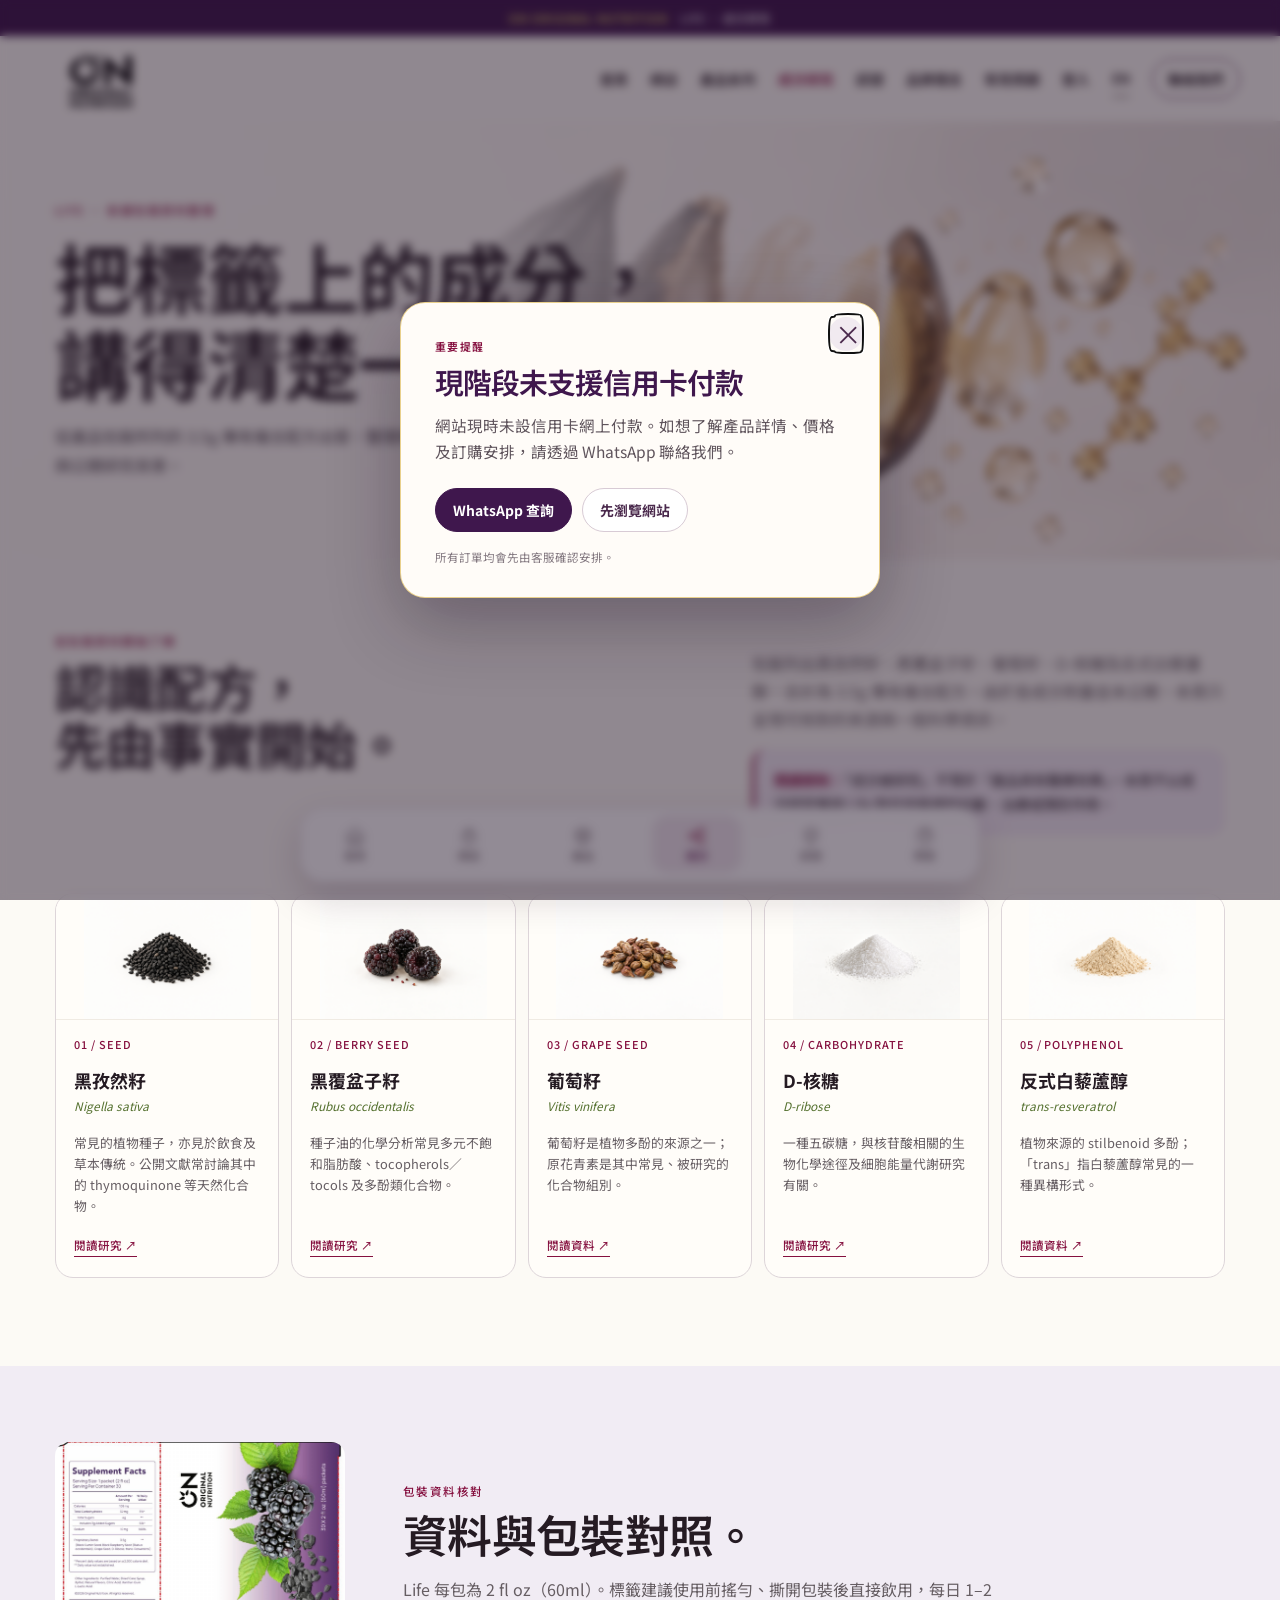
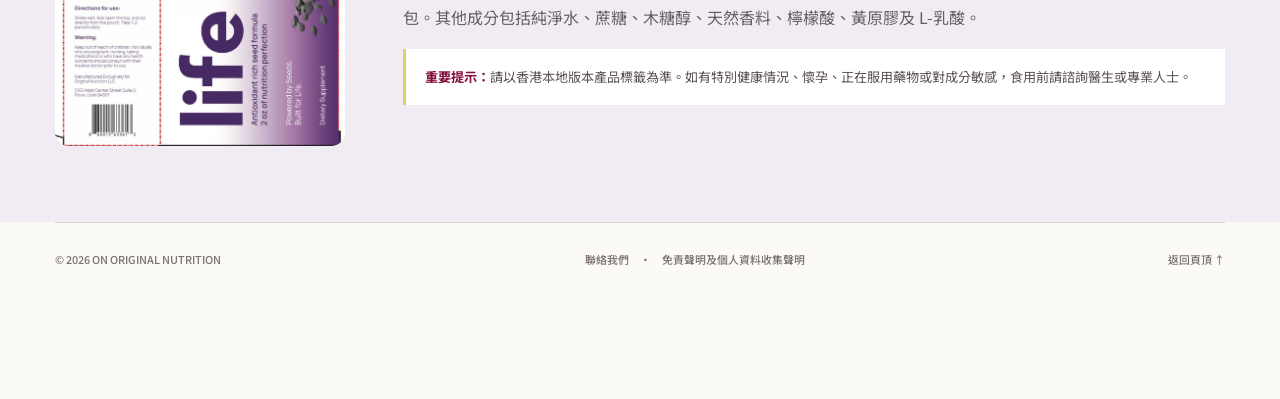
<file: ingredients.html>
<!doctype html>
<html lang="zh-Hant-HK">
  <head>
    <meta charset="utf-8" />
    <meta name="viewport" content="width=device-width,initial-scale=1" />
    <meta
      name="description"
      content="ON Life 核心成分研究｜以產品標籤及公開科學資料整理。"
    />
    <title>Life 成分研究｜ON Original Nutrition</title>
    <link rel="preconnect" href="https://fonts.googleapis.com" />
    <link rel="preconnect" href="https://fonts.gstatic.com" crossorigin />
    <link
      href="https://fonts.googleapis.com/css2?family=DM+Mono:wght@400;500&family=Noto+Sans+HK:wght@400;500;600;700&family=Noto+Serif+TC:wght@500;600&display=swap"
      rel="stylesheet"
    />
    <link rel="stylesheet" href="site-nav.css" />
    <style>
      :root {
        --plum: #3f174d;
        --berry: #85103f;
        --cream: #fcfaf5;
        --gold: #dfcf68;
        --line: #ddd5d9;
        --muted: #665e63;
      }
      * {
        box-sizing: border-box;
      }
      html {
        scroll-behavior: smooth;
      }
      body {
        margin: 0;
        background: var(--cream);
        color: #251b23;
        font-family: "Noto Sans HK", sans-serif;
      }
      .wrap {
        width: min(1170px, calc(100% - 48px));
        margin: auto;
      }
      a {
        color: inherit;
        text-decoration: none;
      }
      .notice {
        padding: 10px;
        text-align: center;
        background: var(--plum);
        color: #fff;
        font: 500 0.69rem "DM Mono";
        letter-spacing: 0.08em;
      }
      .notice b {
        color: var(--gold);
      }
      header {
        height: 85px;
        display: flex;
        justify-content: space-between;
        align-items: center;
      }
      .logo {
        width: 122px;
        line-height: 0;
      }
      .logo img {
        display: block;
        width: 100%;
      }
      nav {
        display: flex;
        gap: 24px;
        align-items: center;
        font-size: 0.86rem;
        font-weight: 600;
      }
      .back {
        padding: 10px 15px;
        border: 1px solid var(--plum);
        border-radius: 99px;
      }
      .hero {
        padding: 81px 0 64px;
        background: linear-gradient(125deg, #2a1234, #5d1a55);
        color: #fff;
        overflow: hidden;
        position: relative;
      }
      .hero:after {
        content: "";
        position: absolute;
        right: -7%;
        top: -55%;
        width: 57%;
        aspect-ratio: 1;
        border: 1px solid rgba(223, 207, 104, 0.45);
        border-radius: 50%;
        box-shadow:
          0 0 0 55px rgba(223, 207, 104, 0.06),
          0 0 0 110px rgba(223, 207, 104, 0.04);
      }
      .hero .wrap {
        position: relative;
        z-index: 1;
      }
      .eyebrow {
        color: var(--gold);
        font: 500 0.72rem "DM Mono";
        letter-spacing: 0.13em;
      }
      .hero h1 {
        max-width: 780px;
        margin: 15px 0 17px;
        font:
          500 clamp(3.3rem, 6vw, 6.5rem) / 0.96 "Playfair Display",
          serif;
        letter-spacing: -0.075em;
      }
      .hero p {
        max-width: 580px;
        color: #f0dfe9;
        line-height: 1.8;
      }
      .intro {
        display: grid;
        grid-template-columns: 1.15fr 0.85fr;
        gap: 56px;
        padding: 73px 0 38px;
      }
      .intro h2 {
        margin: 9px 0 0;
        font:
          500 clamp(2.2rem, 4vw, 4rem) / 1 "Playfair Display",
          serif;
        letter-spacing: -0.06em;
      }
      .intro p {
        color: var(--muted);
        line-height: 1.75;
      }
      .fact {
        padding: 19px;
        border-radius: 15px;
        background: #f2ebf3;
        border-left: 3px solid var(--berry);
        font-size: 0.9rem;
        line-height: 1.7;
      }
      .fact b {
        color: var(--berry);
      }
      .ingredients {
        display: grid;
        grid-template-columns: repeat(5, 1fr);
        gap: 12px;
        padding: 19px 0 88px;
      }
      .ingredient {
        min-height: 302px;
        padding: 20px;
        border: 1px solid var(--line);
        border-radius: 18px;
        background: #fff;
        display: flex;
        flex-direction: column;
      }
      .number {
        color: var(--berry);
        font: 500 0.68rem "DM Mono";
        letter-spacing: 0.09em;
      }
      .ingredient h3 {
        margin: 33px 0 6px;
        font-size: 1.12rem;
        line-height: 1.2;
      }
      .latin {
        color: #54702e;
        font: italic 0.74rem "DM Mono";
      }
      .ingredient p {
        margin: 20px 0 0;
        color: var(--muted);
        font-size: 0.8rem;
        line-height: 1.65;
      }
      .ingredient a {
        margin-top: auto;
        color: var(--berry);
        font: 500 0.72rem "DM Mono";
        border-bottom: 1px solid currentColor;
        align-self: start;
        padding-bottom: 3px;
      }
      .label {
        padding: 76px 0;
        background: #f1ecf4;
      }
      .label-grid {
        display: grid;
        grid-template-columns: 290px 1fr;
        gap: 58px;
        align-items: center;
      }
      .label img {
        display: block;
        width: 100%;
        border-radius: 14px;
      }
      .label h2 {
        margin: 10px 0 16px;
        font:
          500 clamp(2rem, 3.5vw, 3.5rem) / 1 "Playfair Display",
          serif;
        letter-spacing: -0.06em;
      }
      .label p {
        max-width: 590px;
        color: var(--muted);
        line-height: 1.75;
      }
      .warning {
        margin-top: 18px;
        padding: 17px 19px;
        border-left: 3px solid var(--gold);
        background: #fff;
        color: #594f52;
        font-size: 0.82rem;
        line-height: 1.65;
      }
      .warning b {
        color: var(--berry);
      }
      .english {
        padding: 82px 0;
      }
      .english h2 {
        font:
          500 clamp(2rem, 3.5vw, 3.4rem) / 1 "Playfair Display",
          serif;
        letter-spacing: -0.06em;
      }
      .english p {
        max-width: 740px;
        color: var(--muted);
        line-height: 1.75;
      }
      .english-grid {
        display: grid;
        grid-template-columns: repeat(5, 1fr);
        gap: 12px;
        margin-top: 28px;
      }
      .english-grid div {
        padding: 16px;
        border-top: 1px solid #251b23;
      }
      .english-grid b {
        display: block;
        margin-bottom: 7px;
        font-size: 0.95rem;
      }
      .english-grid span {
        color: var(--muted);
        font-size: 0.78rem;
        line-height: 1.55;
      }
      footer {
        padding: 28px 0;
        border-top: 1px solid var(--line);
        color: #7a7074;
        font: 500 0.68rem "DM Mono";
        display: flex;
        justify-content: space-between;
      }
      @media (max-width: 900px) {
        .ingredients,
        .english-grid {
          grid-template-columns: repeat(3, 1fr);
        }
      }
      @media (max-width: 720px) {
        .wrap {
          width: min(100% - 32px, 1170px);
        }
        header {
          height: 70px;
        }
        .logo {
          width: 99px;
        }
        nav a:not(.back) {
          display: none;
        }
        .hero {
          padding: 67px 0 55px;
        }
        .hero:after {
          width: 100%;
          right: -43%;
          top: -15%;
        }
        .intro,
        .label-grid {
          grid-template-columns: 1fr;
          gap: 25px;
          padding: 58px 0 28px;
        }
        .ingredients {
          grid-template-columns: 1fr 1fr;
          padding-bottom: 62px;
        }
        .ingredient {
          min-height: 270px;
          padding: 16px;
        }
        .ingredient:last-child {
          grid-column: span 2;
        }
        .label {
          padding: 59px 0;
        }
        .label img {
          width: 100%;
          max-height: 220px;
          object-fit: cover;
          object-position: center;
        }
        .english {
          padding: 60px 0;
        }
        .english-grid {
          grid-template-columns: 1fr 1fr;
        }
        .english-grid div:last-child {
          grid-column: span 2;
        }
        footer {
          flex-direction: column;
          gap: 12px;
        }
      }
    </style>
    <style>
      .hero {
        background: #f4f0ea;
        color: #251b23;
      }
      .hero-media {
        position: absolute;
        inset: 0;
        background:
          linear-gradient(
            90deg,
            rgba(252, 250, 245, 0.98) 0%,
            rgba(252, 250, 245, 0.9) 35%,
            rgba(252, 250, 245, 0.12) 76%
          ),
          url("black-cumin-molecule-hero.png") center/cover no-repeat;
        z-index: 0;
      }
      .hero:after {
        display: none;
      }
      .hero .wrap {
        z-index: 2;
      }
      .hero .eyebrow {
        color: #85103f;
      }
      .hero h1 {
        color: #251b23;
      }
      .hero p {
        color: #514950;
      }
      @media (max-width: 720px) {
        .hero-media {
          background:
            linear-gradient(
              180deg,
              rgba(252, 250, 245, 0.15),
              rgba(252, 250, 245, 0.96) 80%
            ),
            url("black-cumin-molecule-hero.png") 68% center/cover no-repeat;
        }
      }
    </style>
    <style>
      .hero h1,
      .intro h2,
      .label h2,
      .english h2 {
        font-family: "Noto Sans TC", sans-serif !important;
        font-weight: 600 !important;
        letter-spacing: -0.015em !important;
        line-height: 1.12 !important;
      }
      nav,
      .back,
      .ingredient h3 {
        font-family: "Noto Sans HK", sans-serif;
      }
    </style>
    <style>
      .ingredient {
        min-height: 385px !important;
        padding: 0 !important;
        overflow: hidden;
        background: #fffdf9;
      }
      .ingredient:before {
        content: "";
        display: block;
        flex: 0 0 125px;
        background-color: #fffdf9;
        background-repeat: no-repeat;
        background-position: center;
        background-size: contain;
        border-bottom: 1px solid #f0ebe3;
      }
      .ingredient:nth-child(1):before {
        background-image: url("ingredient-studio-v2-black-cumin.png");
      }
      .ingredient:nth-child(2):before {
        background-image: url("ingredient-studio-v2-black-raspberry.png");
      }
      .ingredient:nth-child(3):before {
        background-image: url("ingredient-studio-v2-grape-seed.png");
      }
      .ingredient:nth-child(4):before {
        background-image: url("ingredient-studio-v2-d-ribose.png");
      }
      .ingredient:nth-child(5):before {
        background-image: url("ingredient-studio-v2-resveratrol.png");
      }
      .number {
        margin: 16px 18px 0 !important;
        white-space: nowrap;
      }
      .ingredient h3 {
        margin: 18px 18px 6px !important;
      }
      .latin {
        margin: 0 18px !important;
      }
      .ingredient p {
        margin: 18px 18px 0 !important;
      }
      .ingredient a {
        margin: auto 18px 20px !important;
      }
      @media (max-width: 720px) {
        .ingredient {
          min-height: 350px !important;
        }
        .ingredient:before {
          flex-basis: 105px;
        }
        .number {
          margin: 14px 15px 0 !important;
        }
        .ingredient h3 {
          margin: 15px 15px 5px !important;
        }
        .latin,
        .ingredient p,
        .ingredient a {
          margin-left: 15px !important;
          margin-right: 15px !important;
        }
      }
    </style>
    <style>
      @media (max-width: 720px) {
        .wrap {
          width: min(100% - 52px, 1170px) !important;
        }
      }
    </style>
  </head>
  <body data-page="ingredients">
    <div class="notice"><b>ON ORIGINAL NUTRITION</b>　LIFE · 成分研究</div>
    <header class="wrap">
      <a class="logo" href="index.html"
        ><img src="on-logo-transparent.png" alt="ON Original Nutrition"
      /></a>
      <nav>
        <a href="index.html#products">產品系列</a
        ><a href="#ingredients">成分研究</a><a href="quality.html">認證</a
        ><a href="en.html">EN</a
        ><a class="back" href="index.html">返回首頁　←</a>
      </nav>
    </header>
    <main id="top">
      <section class="hero">
        <div
          class="hero-media"
          role="img"
          aria-label="黑孜然籽、莓果及葡萄籽的自然靜物"
        ></div>
        <div class="wrap">
          <div class="eyebrow">LIFE · 依據包裝資料整理</div>
          <h1>把標籤上的成分，<br />講得清楚一點。</h1>
          <p>
            從產品包裝所列的 3.5g
            專有複合配方出發，整理每種成分的基本來源、科學分類與公開研究背景。
          </p>
        </div>
      </section>
      <section class="wrap intro">
        <div>
          <div class="eyebrow" style="color: #85103f">從包裝資料開始了解</div>
          <h2>認識配方，<br />先由事實開始。</h2>
        </div>
        <div>
          <p>
            包裝列出黑孜然籽、黑覆盆子籽、葡萄籽、D-核糖及反式白藜蘆醇，合計為
            3.5g
            專有複合配方。由於各成分劑量並未公開，本頁只呈現可核對的來源與一般科學資訊。
          </p>
          <div class="fact">
            <b>閱讀原則：</b
            >「成分被研究」不等於「產品具有醫療效果」。本頁不以成分研究推論 Life
            對任何疾病的診斷、治療或預防作用。
          </div>
        </div>
      </section>
      <section class="wrap ingredients" id="ingredients">
        <article class="ingredient">
          <span class="number">01 / SEED</span>
          <h3>黑孜然籽</h3>
          <span class="latin">Nigella sativa</span>
          <p>
            常見的植物種子，亦見於飲食及草本傳統。公開文獻常討論其中的
            thymoquinone 等天然化合物。
          </p>
          <a
            href="https://pubmed.ncbi.nlm.nih.gov/34073784/"
            target="_blank"
            rel="noreferrer"
            >閱讀研究 ↗</a
          >
        </article>
        <article class="ingredient">
          <span class="number">02 / BERRY SEED</span>
          <h3>黑覆盆子籽</h3>
          <span class="latin">Rubus occidentalis</span>
          <p>
            種子油的化學分析常見多元不飽和脂肪酸、tocopherols／tocols
            及多酚類化合物。
          </p>
          <a
            href="https://pubmed.ncbi.nlm.nih.gov/40074183/"
            target="_blank"
            rel="noreferrer"
            >閱讀研究 ↗</a
          >
        </article>
        <article class="ingredient">
          <span class="number">03 / GRAPE SEED</span>
          <h3>葡萄籽</h3>
          <span class="latin">Vitis vinifera</span>
          <p>
            葡萄籽是植物多酚的來源之一；原花青素是其中常見、被研究的化合物組別。
          </p>
          <a
            href="https://www.nccih.nih.gov/health/grape-seed-extract"
            target="_blank"
            rel="noreferrer"
            >閱讀資料 ↗</a
          >
        </article>
        <article class="ingredient">
          <span class="number">04 / CARBOHYDRATE</span>
          <h3>D-核糖</h3>
          <span class="latin">D-ribose</span>
          <p>一種五碳糖，與核苷酸相關的生物化學途徑及細胞能量代謝研究有關。</p>
          <a
            href="https://pubmed.ncbi.nlm.nih.gov/29780691/"
            target="_blank"
            rel="noreferrer"
            >閱讀研究 ↗</a
          >
        </article>
        <article class="ingredient">
          <span class="number">05 / POLYPHENOL</span>
          <h3>反式白藜蘆醇</h3>
          <span class="latin">trans-resveratrol</span>
          <p>
            植物來源的 stilbenoid 多酚；「trans」指白藜蘆醇常見的一種異構形式。
          </p>
          <a
            href="https://pubchem.ncbi.nlm.nih.gov/compound/resveratrol"
            target="_blank"
            rel="noreferrer"
            >閱讀資料 ↗</a
          >
        </article>
      </section>
      <section class="label" id="label-info">
        <div class="wrap label-grid">
          <img src="life-label.jpeg" alt="ON Life 產品標籤及食用方法" />
          <div>
            <div class="eyebrow" style="color: #85103f">包裝資料核對</div>
            <h2>資料與包裝對照。</h2>
            <p>
              Life 每包為 2 fl
              oz（60ml）。標籤建議使用前搖勻、撕開包裝後直接飲用，每日 1–2
              包。其他成分包括純淨水、蔗糖、木糖醇、天然香料、檸檬酸、黃原膠及
              L-乳酸。
            </p>
            <div class="warning">
              <b>重要提示：</b
              >請以香港本地版本產品標籤為準。如有特別健康情況、懷孕、正在服用藥物或對成分敏感，食用前請諮詢醫生或專業人士。
            </div>
          </div>
        </div>
      </section>
    </main>
    <footer class="wrap">
      <span>© 2026 ON ORIGINAL NUTRITION</span
      ><span
        ><a href="contact.html">聯絡我們</a>　·　<a href="legal.html"
          >免責聲明及個人資料收集聲明</a
        ></span
      ><a href="#top">返回頁頂 ↑</a>
    </footer>
    <script src="site-nav.js"></script>
  </body>
</html>
</file>
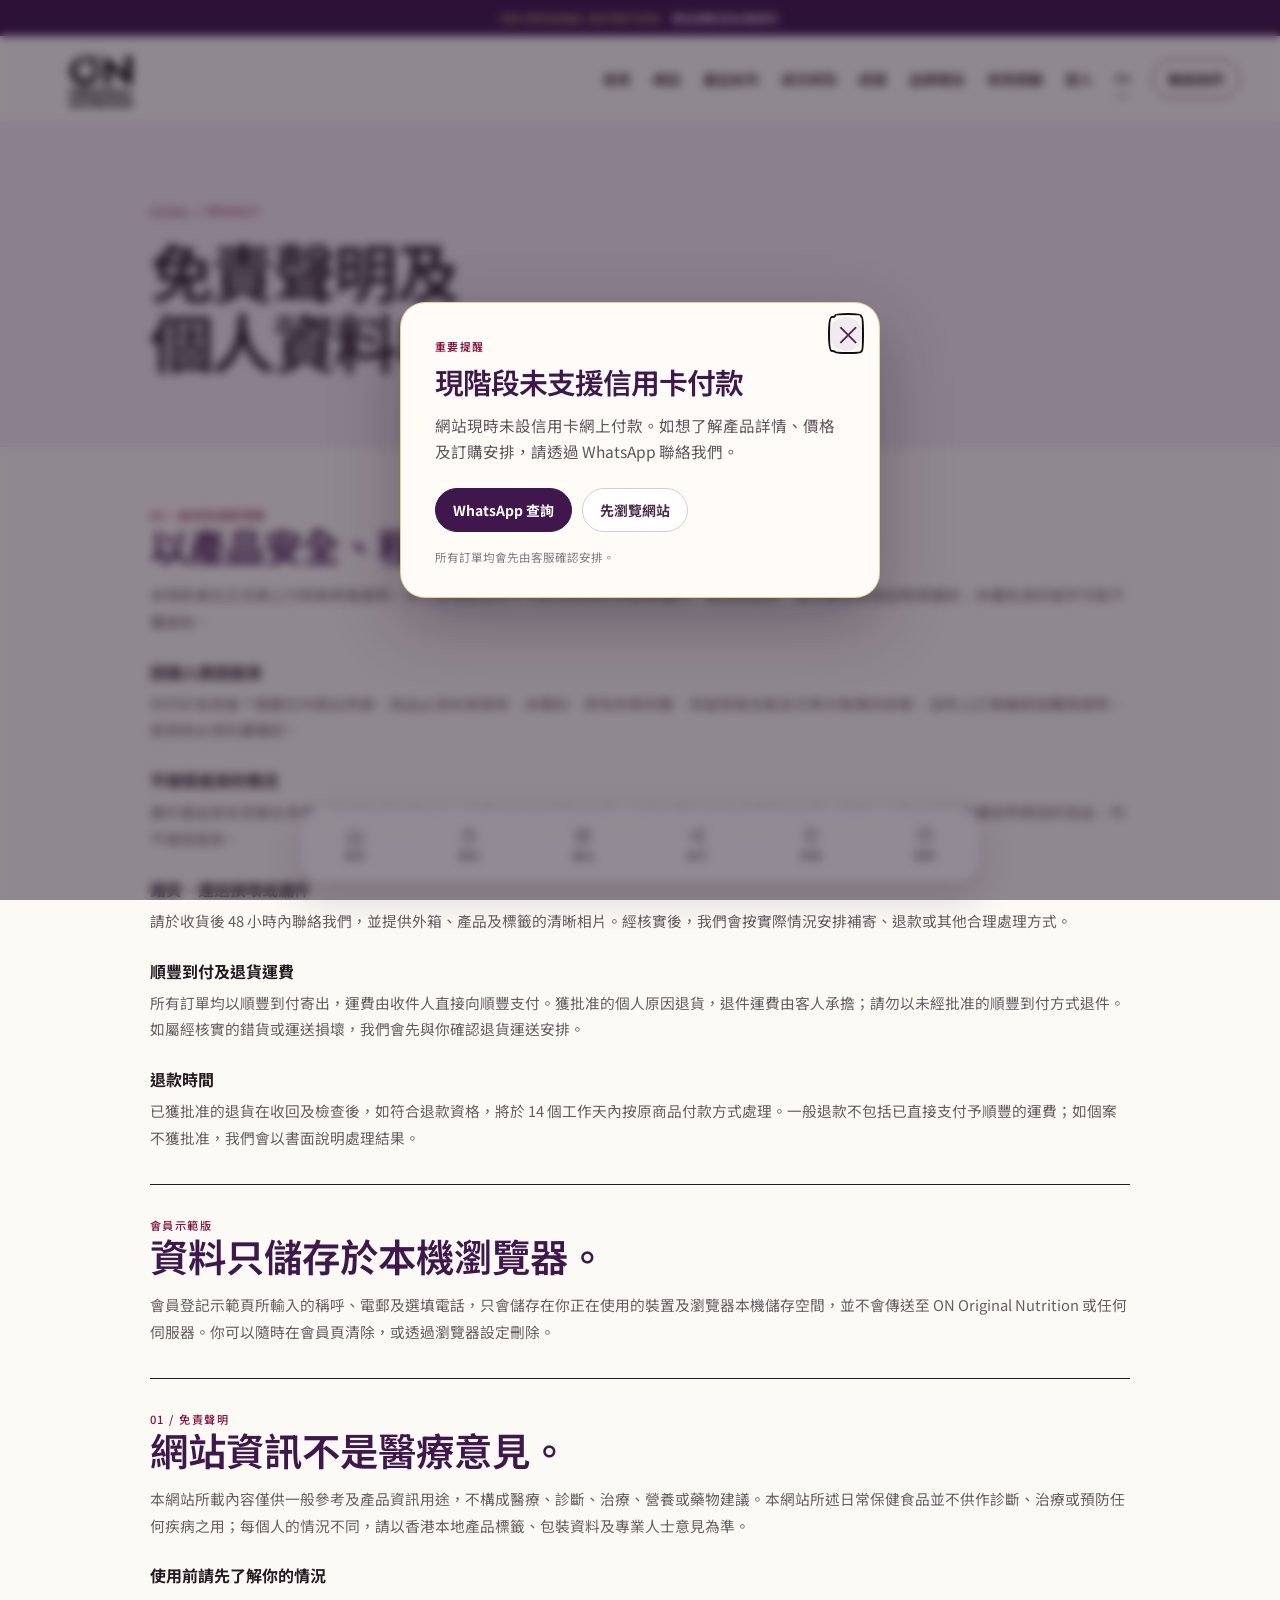
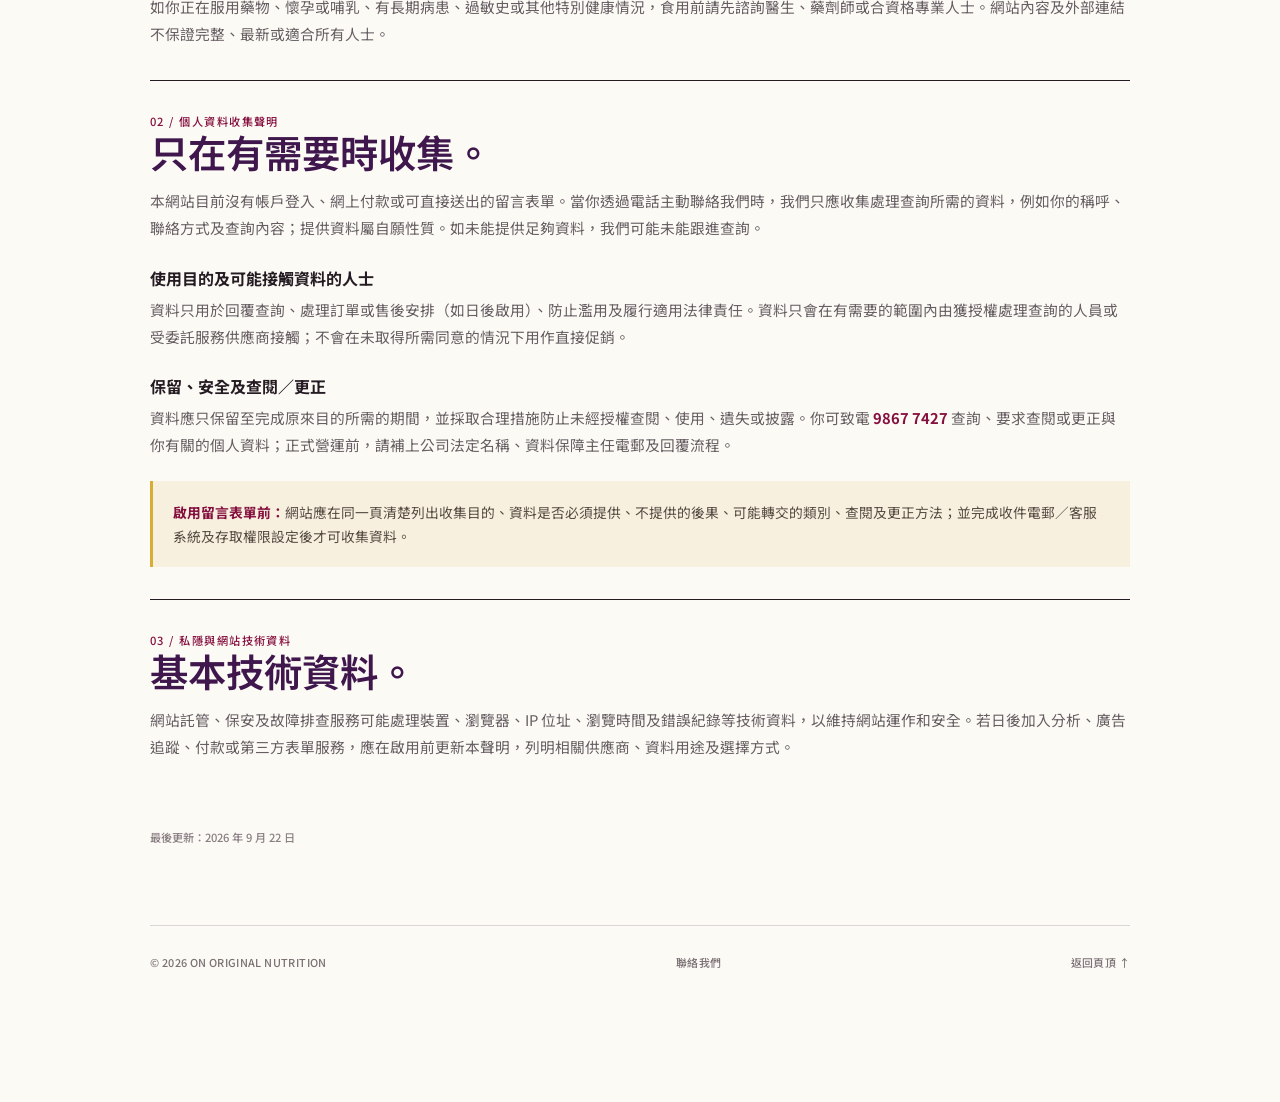
<file: legal.html>
<!doctype html>
<html lang="zh-Hant-HK">
<head>
  <meta charset="utf-8"><meta name="viewport" content="width=device-width,initial-scale=1">
  <meta name="description" content="ON Original Nutrition 網站免責聲明及個人資料收集聲明。">
  <title>免責聲明及個人資料收集聲明｜ON Original Nutrition</title>
  <link rel="preconnect" href="https://fonts.googleapis.com"><link rel="preconnect" href="https://fonts.gstatic.com" crossorigin>
  <link href="https://fonts.googleapis.com/css2?family=DM+Mono:wght@400;500&family=Noto+Sans+HK:wght@400;500;600;700&family=Noto+Serif+TC:wght@500;600&display=swap" rel="stylesheet"><link rel="stylesheet" href="site-nav.css">
  <style>
    :root{--ink:#251b23;--plum:#3f174d;--berry:#85103f;--cream:#fcfaf5;--gold:#d7ad35;--line:#ddd5d9;--muted:#665e63}*{box-sizing:border-box}html{scroll-behavior:smooth}body{margin:0;background:var(--cream);color:var(--ink);font-family:"Noto Sans HK",sans-serif}a{color:inherit;text-decoration:none}.wrap{width:min(980px,calc(100% - 64px));margin:auto}.notice{padding:10px;background:var(--plum);color:#fff;text-align:center;font:500 .69rem "DM Mono";letter-spacing:.08em}.notice b{color:#dfcf68}header{height:85px;display:flex;justify-content:space-between;align-items:center}.logo{display:block;width:122px;line-height:0}.logo img{width:100%;display:block}nav{display:flex;gap:23px;align-items:center;font-size:.85rem;font-weight:600}.lang{border-bottom:1px solid var(--ink);padding-bottom:3px;font:500 .7rem "DM Mono"}.back{padding:10px 16px;border:1px solid var(--plum);border-radius:99px}.hero{padding:82px 0 70px;background:#f1ebf1;border-bottom:1px solid var(--line)}.eyebrow{color:var(--berry);font:500 .7rem "DM Mono";letter-spacing:.13em}.hero h1{margin:16px 0 0;font:600 clamp(2.7rem,5vw,5.2rem)/1.1 "Noto Serif TC",serif;letter-spacing:-.04em}.legal{padding:60px 0 80px}.section{padding:32px 0;border-top:1px solid var(--ink)}.section:first-child{border-top:0;padding-top:0}.section h2{margin:0 0 14px;color:var(--plum);font:600 clamp(1.65rem,3vw,2.5rem)/1.18 "Noto Serif TC",serif}.section h3{margin:24px 0 7px;font-size:1rem}.section p,.section li{color:var(--muted);font-size:.92rem;line-height:1.82}.section p{margin:0}.section ul{padding-left:1.3em;margin:10px 0 0}.callout{margin-top:22px;padding:19px 20px;border-left:3px solid var(--gold);background:#f7f0df;color:#564b42;font-size:.86rem;line-height:1.75}.callout b{color:var(--berry)}.date{margin-top:36px;color:#8a7f84;font:500 .7rem "DM Mono"}footer{display:flex;justify-content:space-between;gap:20px;padding:28px 0;border-top:1px solid var(--line);color:#7b7175;font:500 .68rem "DM Mono";letter-spacing:.035em}@media(max-width:720px){.wrap{width:min(100% - 52px,980px)}header{height:70px}.logo{width:99px}nav a:not(.back):not(.lang){display:none}.hero{padding:62px 0 54px}.legal{padding:48px 0 66px}.section{padding:28px 0}footer{flex-direction:column;gap:12px}}
  </style>
</head>
<body data-page="legal">
  <div class="notice"><b>ON ORIGINAL NUTRITION</b>　網站條款及私隱資料</div>
  <header class="wrap"><a class="logo" href="index.html"><img src="on-logo-transparent.png" alt="ON Original Nutrition"></a><nav><a href="index.html#products">產品系列</a><a href="ingredients.html">成分研究</a><a href="quality.html">認證</a><a class="lang" href="en.html">EN</a><a class="back" href="index.html">返回首頁　←</a></nav></header>
  <main id="top"><section class="hero"><div class="wrap"><div class="eyebrow">LEGAL / PRIVACY</div><h1>免責聲明及<br>個人資料收集聲明。</h1></div></section><article class="wrap legal"><section class="section"><div class="eyebrow">01 / 免責聲明</div><h2>網站資訊不是醫療意見。</h2><p>本網站所載內容僅供一般參考及產品資訊用途，不構成醫療、診斷、治療、營養或藥物建議。本網站所述日常保健食品並不供作診斷、治療或預防任何疾病之用；每個人的情況不同，請以香港本地產品標籤、包裝資料及專業人士意見為準。</p><h3>使用前請先了解你的情況</h3><p>如你正在服用藥物、懷孕或哺乳、有長期病患、過敏史或其他特別健康情況，食用前請先諮詢醫生、藥劑師或合資格專業人士。網站內容及外部連結不保證完整、最新或適合所有人士。</p></section><section class="section"><div class="eyebrow">02 / 個人資料收集聲明</div><h2>只在有需要時收集。</h2><p>本網站目前沒有帳戶登入、網上付款或可直接送出的留言表單。當你透過電話主動聯絡我們時，我們只應收集處理查詢所需的資料，例如你的稱呼、聯絡方式及查詢內容；提供資料屬自願性質。如未能提供足夠資料，我們可能未能跟進查詢。</p><h3>使用目的及可能接觸資料的人士</h3><p>資料只用於回覆查詢、處理訂單或售後安排（如日後啟用）、防止濫用及履行適用法律責任。資料只會在有需要的範圍內由獲授權處理查詢的人員或受委託服務供應商接觸；不會在未取得所需同意的情況下用作直接促銷。</p><h3>保留、安全及查閱／更正</h3><p>資料應只保留至完成原來目的所需的期間，並採取合理措施防止未經授權查閱、使用、遺失或披露。你可致電 <a href="tel:+85298677427" style="color:#85103f;font-weight:700">9867 7427</a> 查詢、要求查閱或更正與你有關的個人資料；正式營運前，請補上公司法定名稱、資料保障主任電郵及回覆流程。</p><div class="callout"><b>啟用留言表單前：</b>網站應在同一頁清楚列出收集目的、資料是否必須提供、不提供的後果、可能轉交的類別、查閱及更正方法；並完成收件電郵／客服系統及存取權限設定後才可收集資料。</div></section><section class="section"><div class="eyebrow">03 / 私隱與網站技術資料</div><h2>基本技術資料。</h2><p>網站託管、保安及故障排查服務可能處理裝置、瀏覽器、IP 位址、瀏覽時間及錯誤紀錄等技術資料，以維持網站運作和安全。若日後加入分析、廣告追蹤、付款或第三方表單服務，應在啟用前更新本聲明，列明相關供應商、資料用途及選擇方式。</p></section><div class="date">最後更新：2026 年 9 月 22 日</div></article></main>
  <footer class="wrap"><span>© 2026 ON ORIGINAL NUTRITION</span><span><a href="contact.html">聯絡我們</a></span><a href="#top">返回頁頂 ↑</a></footer><script src="site-nav.js"></script>
</body></html>
</file>
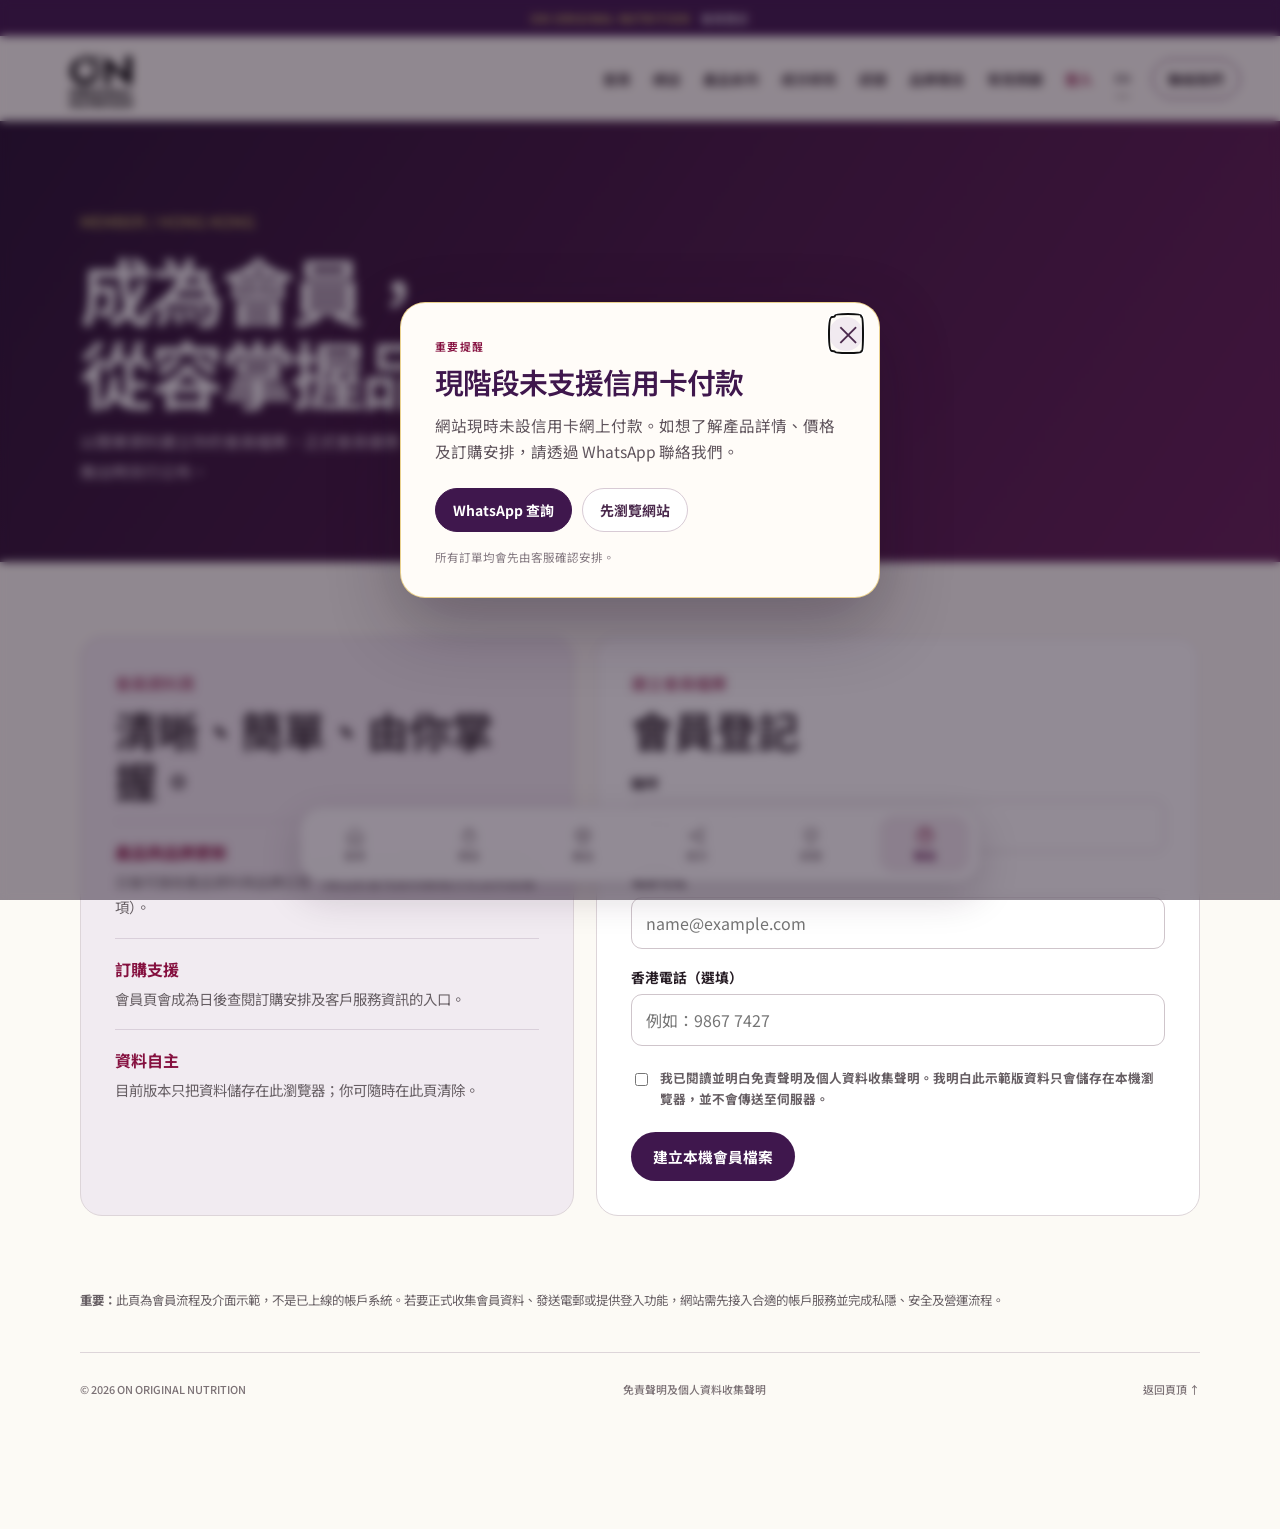
<file: member.html>
<!doctype html><html lang="zh-Hant-HK"><head><meta charset="utf-8"><meta name="viewport" content="width=device-width,initial-scale=1"><title>會員登記｜ON Original Nutrition</title><link rel="preconnect" href="https://fonts.googleapis.com"><link rel="preconnect" href="https://fonts.gstatic.com" crossorigin><link href="https://fonts.googleapis.com/css2?family=DM+Mono:wght@400;500&family=Noto+Sans+HK:wght@400;500;600;700&family=Noto+Serif+TC:wght@500;600&display=swap" rel="stylesheet"><link rel="stylesheet" href="site-nav.css"><style>:root{--ink:#251b23;--plum:#3f174d;--berry:#85103f;--cream:#fcfaf5;--gold:#d7ad35;--line:#ddd5d9;--muted:#665e63}*{box-sizing:border-box}body{margin:0;background:var(--cream);color:var(--ink);font-family:"Noto Sans HK",sans-serif}a{color:inherit;text-decoration:none}.wrap{width:min(1120px,calc(100% - 64px));margin:auto}.notice{padding:10px;background:var(--plum);color:#fff;text-align:center;font:500 .69rem "DM Mono";letter-spacing:.08em}.notice b,.eyebrow{color:#dfcf68}header{height:85px;display:flex;justify-content:space-between;align-items:center}.logo{width:122px;line-height:0}.logo img{display:block;width:100%}nav{display:flex;gap:23px;align-items:center;font-size:.85rem;font-weight:600}.lang{border-bottom:1px solid currentColor;font:500 .7rem "DM Mono"}.back{padding:10px 16px;border:1px solid var(--plum);border-radius:99px}.hero{padding:88px 0 76px;background:linear-gradient(124deg,#25102f,#611d55);color:#fff}.hero h1{margin:14px 0;font:600 clamp(2.8rem,5.8vw,5.6rem)/1.12 "Noto Serif TC",serif;letter-spacing:-.05em}.hero p{max-width:610px;margin:0;color:#ecdfeb;line-height:1.85}.layout{display:grid;grid-template-columns:.9fr 1.1fr;gap:22px;padding:74px 0}.benefits,.form-card{padding:34px;border:1px solid var(--line);border-radius:22px;background:#fff}.benefits{background:#f1ebf1}.benefits h2,.form-card h2{margin:10px 0 16px;font:600 clamp(1.9rem,3.3vw,3.2rem)/1.18 "Noto Serif TC",serif}.benefit{padding:18px 0;border-top:1px solid #d9cfda}.benefit b{display:block;color:var(--berry);margin-bottom:5px}.benefit p,.fine{margin:0;color:var(--muted);font-size:.9rem;line-height:1.75}label{display:block;margin:18px 0 7px;font-size:.86rem;font-weight:700}input{width:100%;padding:13px 14px;border:1px solid #cfc5cb;border-radius:11px;background:#fff;color:var(--ink);font:1rem "Noto Sans HK",sans-serif}input:focus{outline:3px solid #ead7e5;border-color:var(--plum)}.check{display:flex;gap:9px;align-items:flex-start;margin:22px 0;font-size:.79rem;line-height:1.65;color:var(--muted)}.check input{width:17px;height:17px;margin-top:3px}.button{border:0;padding:14px 22px;border-radius:99px;background:var(--plum);color:#fff;font:700 .92rem "Noto Sans HK",sans-serif;cursor:pointer}.button:hover{background:var(--berry)}.saved{padding:26px;border-radius:15px;background:#f1ebf1}.saved h3{margin:0 0 8px;color:var(--plum);font-size:1.35rem}.text-button{margin:13px 12px 0 0;border:0;background:none;color:var(--berry);font:700 .85rem "Noto Sans HK",sans-serif;cursor:pointer;text-decoration:underline}.note{padding:0 0 40px;color:var(--muted);font-size:.78rem;line-height:1.75}footer{display:flex;justify-content:space-between;gap:18px;padding:28px 0;border-top:1px solid var(--line);color:#7b7175;font:500 .68rem "DM Mono"}@media(max-width:720px){.wrap{width:min(100% - 52px,1120px)}header{height:70px}.logo{width:99px}nav a:not(.back):not(.lang){display:none}.hero{padding:60px 0}.layout{grid-template-columns:1fr;padding:52px 0}.benefits,.form-card{padding:25px}footer{flex-direction:column}}</style></head><body data-page="contact"><div class="notice"><b>ON ORIGINAL NUTRITION</b>　會員登記</div><header class="wrap"><a class="logo" href="index.html"><img src="on-logo-transparent.png" alt="ON Original Nutrition"></a><nav><a href="shop.html">網店</a><a href="quality.html">認證</a><a href="contact.html">聯絡我們</a><a class="lang" href="en-member.html">EN</a><a class="back" href="index.html">返回首頁　←</a></nav></header><main id="top"><section class="hero"><div class="wrap"><div class="eyebrow">MEMBER / HONG KONG</div><h1>成為會員，<br>從容掌握品牌資訊。</h1><p>以簡單資料建立你的會員檔案。正式會員優惠、訂單紀錄與電郵驗證功能會在服務正式推出時另行公布。</p></div></section><section class="wrap layout"><aside class="benefits"><div class="eyebrow" style="color:#85103f">會員資料頁</div><h2>清晰、簡單、由你掌握。</h2><div class="benefit"><b>產品與品牌更新</b><p>日後可接收產品資料與品牌公告（推出前會先說明聯絡方式及同意選項）。</p></div><div class="benefit"><b>訂購支援</b><p>會員頁會成為日後查閱訂購安排及客戶服務資訊的入口。</p></div><div class="benefit"><b>資料自主</b><p>目前版本只把資料儲存在此瀏覽器；你可隨時在此頁清除。</p></div></aside><section class="form-card"><div class="eyebrow" style="color:#85103f">建立會員檔案</div><h2>會員登記</h2><form data-member-form><label for="member-name">稱呼</label><input id="member-name" data-member-name required autocomplete="name" placeholder="例如：陳小姐"><label for="member-email">電郵地址</label><input id="member-email" data-member-email required type="email" autocomplete="email" placeholder="name@example.com"><label for="member-phone">香港電話（選填）</label><input id="member-phone" data-member-phone type="tel" autocomplete="tel" placeholder="例如：9867 7427"><label class="check"><input required type="checkbox"><span>我已閱讀並明白<a href="legal.html">免責聲明及個人資料收集聲明</a>。我明白此示範版資料只會儲存在本機瀏覽器，並不會傳送至伺服器。</span></label><button class="button" type="submit">建立本機會員檔案</button></form><div class="saved" data-member-saved hidden><h3 data-member-greeting></h3><p class="fine">你的資料現只儲存在這部裝置的瀏覽器內，未有建立跨裝置登入帳戶或電郵驗證。</p><button class="text-button" type="button" data-member-edit>修改資料</button><button class="text-button" type="button" data-member-clear>清除本機資料</button></div></section></section><section class="wrap note"><b>重要：</b>此頁為會員流程及介面示範，不是已上線的帳戶系統。若要正式收集會員資料、發送電郵或提供登入功能，網站需先接入合適的帳戶服務並完成私隱、安全及營運流程。</section></main><footer class="wrap"><span>© 2026 ON ORIGINAL NUTRITION</span><a href="legal.html">免責聲明及個人資料收集聲明</a><a href="#top">返回頁頂 ↑</a></footer><script src="site-nav.js"></script><script src="member.js"></script></body></html>
</file>
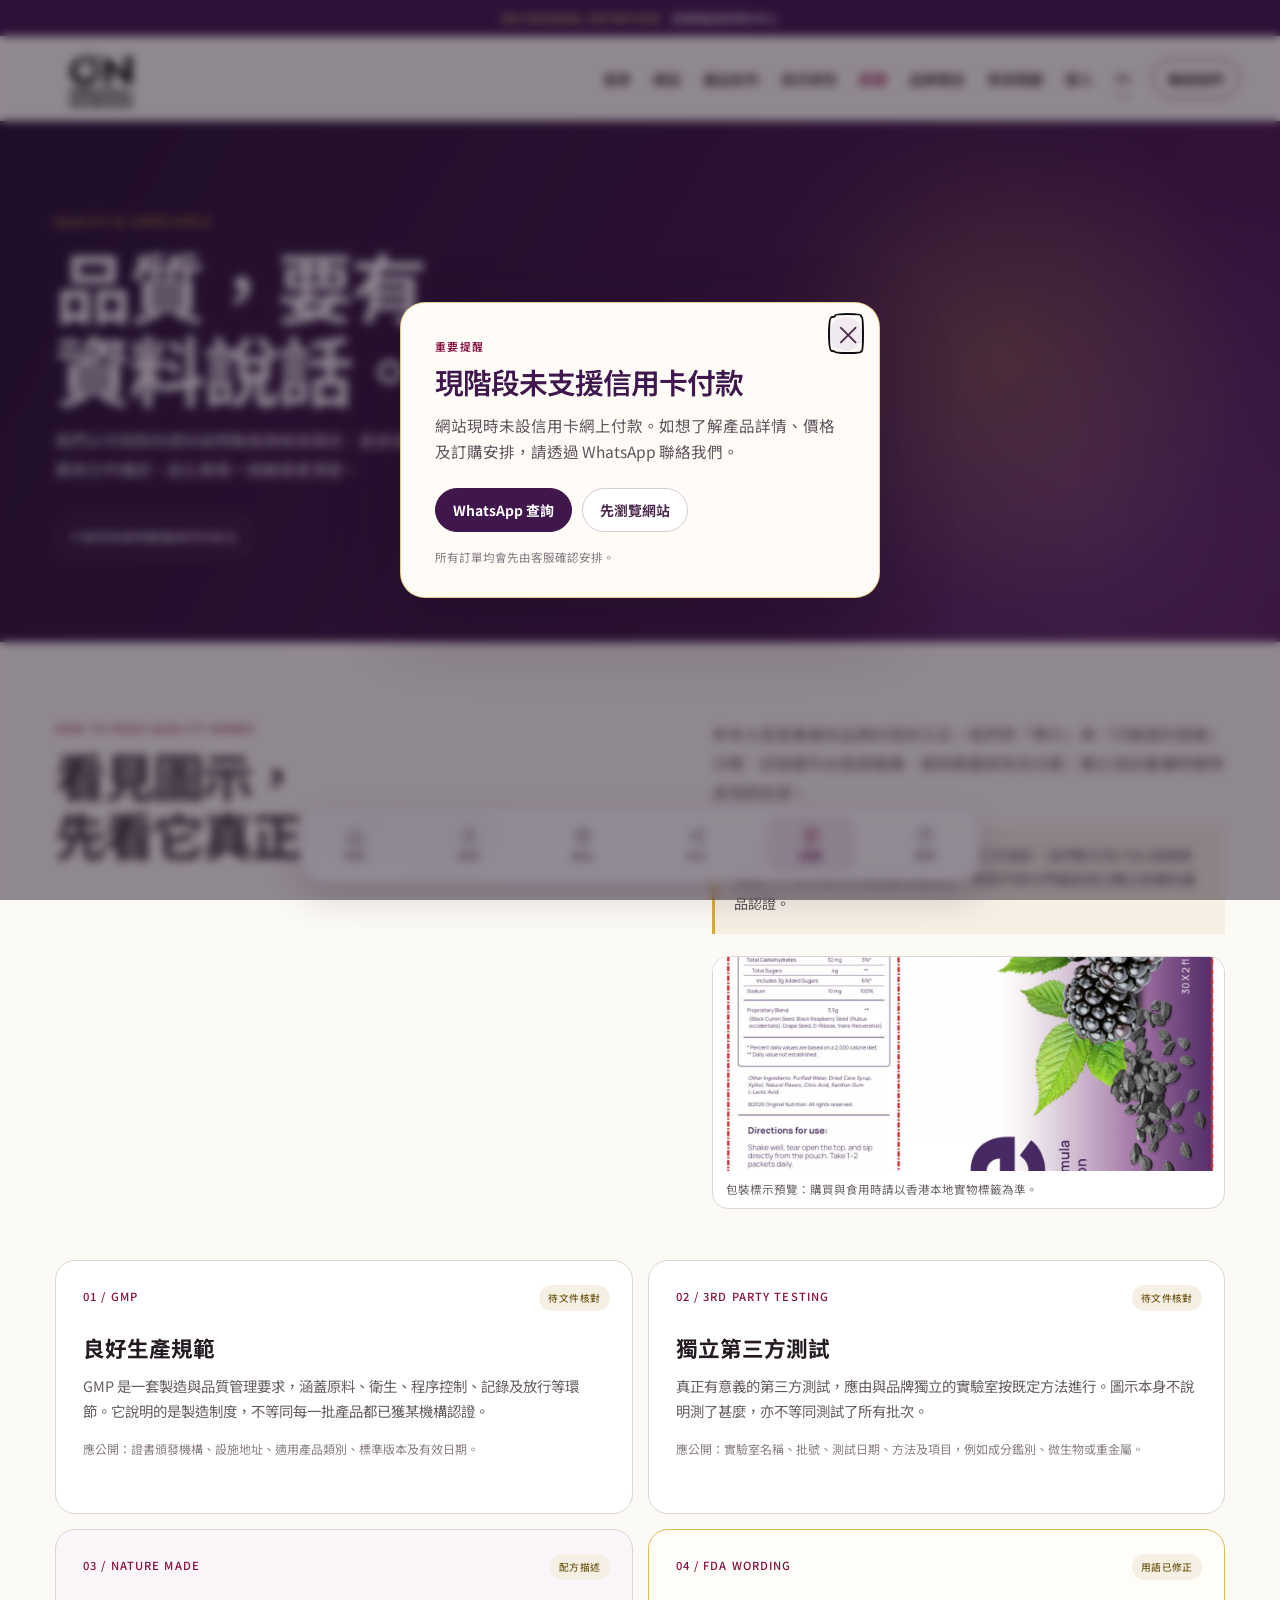
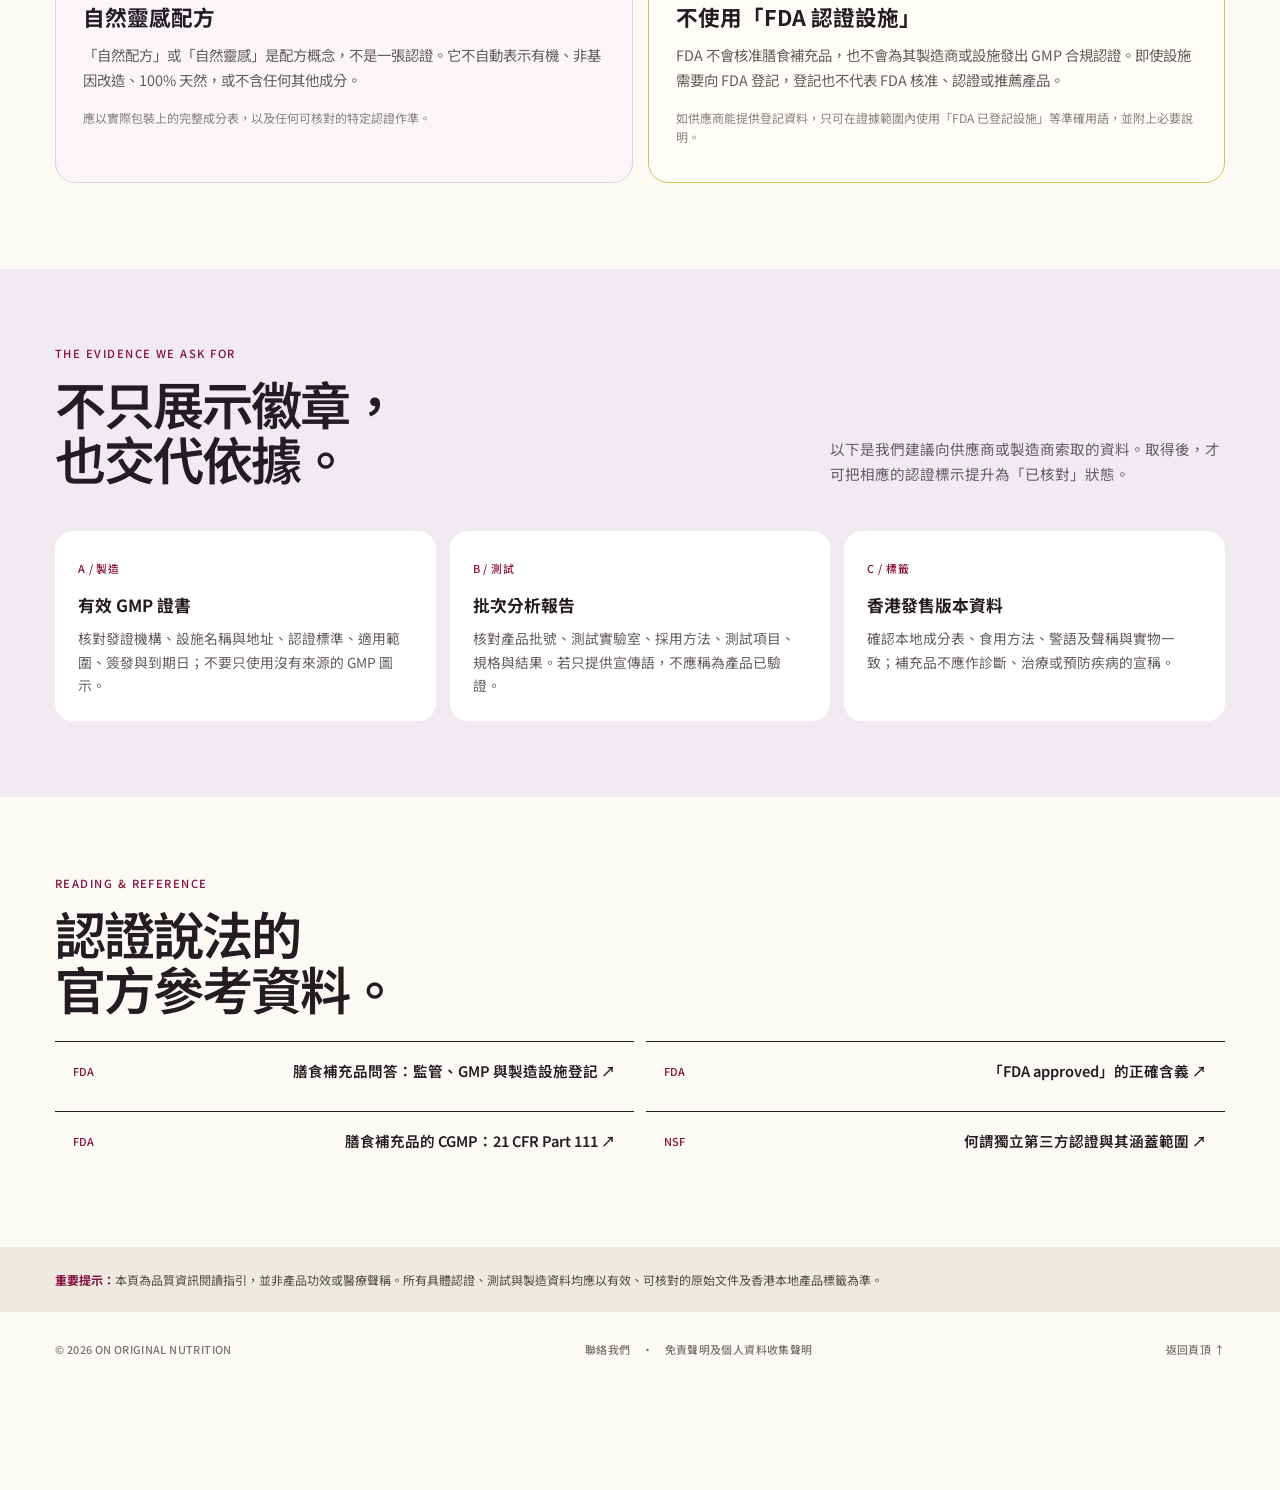
<file: quality.html>
<!doctype html>
<html lang="zh-Hant-HK">
  <head>
    <meta charset="utf-8" />
    <meta name="viewport" content="width=device-width,initial-scale=1" />
    <meta
      name="description"
      content="ON Original Nutrition 認證與品質資料中心｜以清楚、可核對的方式說明製造與檢測資訊。"
    />
    <title>認證與品質｜ON Original Nutrition</title>
    <link rel="preconnect" href="https://fonts.googleapis.com" />
    <link rel="preconnect" href="https://fonts.gstatic.com" crossorigin />
    <link
      href="https://fonts.googleapis.com/css2?family=DM+Mono:wght@400;500&family=Noto+Sans+HK:wght@400;500;600;700&family=Noto+Serif+TC:wght@500;600&display=swap"
      rel="stylesheet"
    />
    <link rel="stylesheet" href="site-nav.css" />
    <style>
      :root {
        --ink: #251b23;
        --plum: #3f174d;
        --berry: #85103f;
        --cream: #fcfaf5;
        --gold: #d7ad35;
        --line: #ddd5d9;
        --muted: #655c62;
        --soft: #f1ebf1;
      }
      * {
        box-sizing: border-box;
      }
      html {
        scroll-behavior: smooth;
      }
      body {
        margin: 0;
        background: var(--cream);
        color: var(--ink);
        font-family: "Noto Sans HK", sans-serif;
      }
      a {
        color: inherit;
        text-decoration: none;
      }
      .wrap {
        width: min(1170px, calc(100% - 48px));
        margin: auto;
      }
      .notice {
        padding: 10px;
        text-align: center;
        background: var(--plum);
        color: #fff;
        font: 500 0.69rem "DM Mono";
        letter-spacing: 0.08em;
      }
      .notice b {
        color: #dfcf68;
      }
      header {
        height: 85px;
        display: flex;
        justify-content: space-between;
        align-items: center;
      }
      .logo {
        display: block;
        width: 122px;
        line-height: 0;
      }
      .logo img {
        display: block;
        width: 100%;
        height: auto;
      }
      nav {
        display: flex;
        gap: 23px;
        align-items: center;
        font-size: 0.85rem;
        font-weight: 600;
      }
      nav a:hover {
        color: var(--berry);
      }
      .back {
        padding: 10px 16px;
        border: 1px solid var(--plum);
        border-radius: 99px;
      }
      .lang {
        border-bottom: 1px solid var(--ink);
        padding-bottom: 3px;
        font: 500 0.7rem "DM Mono";
      }
      .hero {
        position: relative;
        overflow: hidden;
        padding: 92px 0 86px;
        background: linear-gradient(120deg, #24102f, #4e1b55);
        color: #fff;
      }
      .hero:before {
        content: "";
        position: absolute;
        inset: 0;
        background:
          radial-gradient(
            circle at 78% 45%,
            rgba(215, 173, 53, 0.25),
            transparent 24%
          ),
          radial-gradient(
            circle at 84% 72%,
            rgba(199, 142, 204, 0.23),
            transparent 30%
          );
      }
      .hero .wrap {
        position: relative;
      }
      .eyebrow {
        color: var(--gold);
        font: 500 0.7rem "DM Mono";
        letter-spacing: 0.13em;
      }
      .hero h1,
      .heading h2,
      .evidence h2,
      .sources h2 {
        margin: 15px 0;
        font:
          600 clamp(3rem, 6vw, 6.1rem) / 1.08 "Noto Serif TC",
          serif;
        letter-spacing: -0.04em;
      }
      .hero p {
        max-width: 680px;
        color: #eee4ed;
        line-height: 1.8;
        font-size: 1rem;
      }
      .hero-tag {
        display: inline-flex;
        margin-top: 18px;
        padding: 9px 13px;
        border: 1px solid rgba(255, 255, 255, 0.35);
        border-radius: 99px;
        color: #f5ecf4;
        font-size: 0.8rem;
      }
      .intro {
        display: grid;
        grid-template-columns: 1.08fr 0.92fr;
        gap: 55px;
        padding: 78px 0 38px;
      }
      .intro h2 {
        margin: 10px 0 0;
        font:
          600 clamp(2.2rem, 4vw, 4rem) / 1.15 "Noto Serif TC",
          serif;
        letter-spacing: -0.04em;
      }
      .intro p {
        margin: 0;
        color: var(--muted);
        line-height: 1.8;
      }
      .note {
        margin-top: 19px;
        padding: 18px 19px;
        border-left: 3px solid var(--gold);
        background: #f5efe4;
        color: #554c51;
        font-size: 0.88rem;
        line-height: 1.7;
      }
      .note b {
        color: var(--berry);
      }
      .standards {
        padding: 13px 0 86px;
      }
      .standard-grid {
        display: grid;
        grid-template-columns: repeat(2, 1fr);
        gap: 15px;
      }
      .standard {
        position: relative;
        min-height: 254px;
        padding: 27px;
        border: 1px solid var(--line);
        border-radius: 20px;
        background: #fff;
      }
      .standard-number {
        display: block;
        color: var(--berry);
        font: 500 0.7rem "DM Mono";
        letter-spacing: 0.1em;
      }
      .status {
        position: absolute;
        right: 22px;
        top: 24px;
        padding: 6px 9px;
        border-radius: 99px;
        background: #f5efe4;
        color: #765f23;
        font: 500 0.61rem "DM Mono";
        letter-spacing: 0.05em;
      }
      .standard h3 {
        margin: 28px 0 10px;
        font-size: 1.35rem;
      }
      .standard p {
        margin: 0;
        color: var(--muted);
        font-size: 0.9rem;
        line-height: 1.75;
      }
      .standard small {
        display: block;
        margin-top: 17px;
        color: #8a7f84;
        font-size: 0.75rem;
        line-height: 1.55;
      }
      .standard.safe {
        background: #f9f5f9;
      }
      .standard.alert {
        border-color: #d8be55;
        background: #fffdf8;
      }
      .evidence {
        padding: 76px 0;
        background: var(--soft);
      }
      .evidence-head {
        display: flex;
        justify-content: space-between;
        align-items: end;
        gap: 35px;
      }
      .evidence h2 {
        font-size: clamp(2.2rem, 4vw, 4rem);
      }
      .evidence-head p {
        max-width: 395px;
        color: var(--muted);
        font-size: 0.91rem;
        line-height: 1.7;
      }
      .evidence-grid {
        display: grid;
        grid-template-columns: repeat(3, 1fr);
        gap: 14px;
        margin-top: 30px;
      }
      .evidence-card {
        padding: 23px;
        background: #fff;
        border-radius: 18px;
      }
      .evidence-card b {
        color: var(--berry);
        font: 500 0.68rem "DM Mono";
        letter-spacing: 0.08em;
      }
      .evidence-card h3 {
        margin: 15px 0 10px;
        font-size: 1.05rem;
      }
      .evidence-card p {
        margin: 0;
        color: var(--muted);
        font-size: 0.86rem;
        line-height: 1.7;
      }
      .sources {
        padding: 78px 0;
      }
      .sources h2 {
        font-size: clamp(2.15rem, 4vw, 3.8rem);
      }
      .source-list {
        display: grid;
        grid-template-columns: 1fr 1fr;
        gap: 12px;
        margin-top: 25px;
      }
      .source {
        display: flex;
        justify-content: space-between;
        gap: 16px;
        align-items: center;
        padding: 18px;
        border-top: 1px solid var(--ink);
        font-size: 0.91rem;
        font-weight: 600;
      }
      .source span {
        color: var(--berry);
        font: 500 0.68rem "DM Mono";
        white-space: nowrap;
      }
      .source:hover {
        color: var(--berry);
      }
      .disclaimer {
        padding: 22px 0;
        background: #eee9e1;
        color: #514a48;
        font-size: 0.75rem;
        line-height: 1.75;
      }
      .disclaimer b {
        color: var(--berry);
      }
      footer {
        display: flex;
        justify-content: space-between;
        padding: 29px 0;
        color: #7b7175;
        font: 500 0.68rem "DM Mono";
        letter-spacing: 0.035em;
      }
      @media (max-width: 720px) {
        .wrap {
          width: min(100% - 32px, 1170px);
        }
        header {
          height: 70px;
        }
        .logo {
          width: 99px;
        }
        nav a:not(.back):not(.lang) {
          display: none;
        }
        .hero {
          padding: 65px 0 62px;
        }
        .intro,
        .evidence-head {
          display: block;
          padding: 56px 0 26px;
        }
        .intro > div + div {
          margin-top: 20px;
        }
        .standard-grid,
        .evidence-grid,
        .source-list {
          grid-template-columns: 1fr;
        }
        .standards {
          padding-bottom: 64px;
        }
        .standard {
          min-height: 0;
        }
        .evidence {
          padding: 60px 0;
        }
        .evidence-head p {
          margin-top: 18px;
        }
        .sources {
          padding: 60px 0;
        }
        footer {
          flex-direction: column;
          gap: 12px;
        }
      }
    </style>
    <style>
      .label-visual {
        margin: 22px 0 0;
        overflow: hidden;
        border: 1px solid var(--line);
        border-radius: 16px;
        background: #fff;
      }
      .label-visual img {
        display: block;
        width: 100%;
        height: 214px;
        object-fit: cover;
        object-position: 48% 37%;
      }
      .label-visual figcaption {
        padding: 10px 13px;
        color: #675f63;
        font-size: 0.72rem;
        line-height: 1.5;
      }
    </style>
    <style>
      @media (max-width: 720px) {
        .wrap {
          width: min(100% - 52px, 1170px) !important;
        }
      }
    </style>
  </head>
  <body data-page="quality">
    <div class="notice"><b>ON ORIGINAL NUTRITION</b>　認證與品質資料中心</div>
    <header class="wrap">
      <a class="logo" href="index.html"
        ><img src="on-logo-transparent.png" alt="ON Original Nutrition"
      /></a>
      <nav>
        <a href="index.html#products">產品系列</a
        ><a href="ingredients.html">成分研究</a><a href="#standards">認證</a
        ><a class="lang" href="en.html">EN</a
        ><a class="back" href="index.html">返回首頁　←</a>
      </nav>
    </header>
    <main id="top">
      <section class="hero">
        <div class="wrap">
          <div class="eyebrow">QUALITY &amp; COMPLIANCE</div>
          <h1>品質，要有<br />資料說話。</h1>
          <p>
            我們以可核對的資料說明製造與檢測資訊：甚麼是標準、甚麼是獨立驗證，以及甚麼內容需要供應商文件確認。這比單靠一個徽章更清楚。
          </p>
          <span class="hero-tag">只使用與證明範圍相符的說法</span>
        </div>
      </section>
      <section class="wrap intro">
        <div>
          <div class="eyebrow" style="color: #85103f">
            HOW TO READ QUALITY MARKS
          </div>
          <h2>看見圖示，<br />先看它真正代表甚麼。</h2>
        </div>
        <div>
          <p>
            參考大型營養補充品牌的資訊方式，我們把「標示」與「可驗證的證據」分開：認證要列出發證機構、適用範圍與有效日期；獨立測試要講明實際測項與批號。
          </p>
          <div class="note">
            <b>重要原則：</b>現時包裝圖片列有 GMP、第三方測試、自然配方及 FDA
            設施相關圖示；在未收到有效證書或報告前，本頁不把它們描述為已獨立核實的產品認證。
          </div>
          <figure class="label-visual">
            <img
              src="life-label.jpeg"
              alt="ON Life 實際包裝的成分、食用方法及營養標示"
            />
            <figcaption>
              包裝標示預覽：購買與食用時請以香港本地實物標籤為準。
            </figcaption>
          </figure>
        </div>
      </section>
      <section class="wrap standards" id="standards">
        <div class="standard-grid">
          <article class="standard">
            <span class="standard-number">01 / GMP</span
            ><span class="status">待文件核對</span>
            <h3>良好生產規範</h3>
            <p>
              GMP
              是一套製造與品質管理要求，涵蓋原料、衛生、程序控制、記錄及放行等環節。它說明的是製造制度，不等同每一批產品都已獲某機構認證。
            </p>
            <small
              >應公開：證書頒發機構、設施地址、適用產品類別、標準版本及有效日期。</small
            >
          </article>
          <article class="standard">
            <span class="standard-number">02 / 3RD PARTY TESTING</span
            ><span class="status">待文件核對</span>
            <h3>獨立第三方測試</h3>
            <p>
              真正有意義的第三方測試，應由與品牌獨立的實驗室按既定方法進行。圖示本身不說明測了甚麼，亦不等同測試了所有批次。
            </p>
            <small
              >應公開：實驗室名稱、批號、測試日期、方法及項目，例如成分鑑別、微生物或重金屬。</small
            >
          </article>
          <article class="standard safe">
            <span class="standard-number">03 / NATURE MADE</span
            ><span class="status">配方描述</span>
            <h3>自然靈感配方</h3>
            <p>
              「自然配方」或「自然靈感」是配方概念，不是一張認證。它不自動表示有機、非基因改造、100%
              天然，或不含任何其他成分。
            </p>
            <small
              >應以實際包裝上的完整成分表，以及任何可核對的特定認證作準。</small
            >
          </article>
          <article class="standard alert">
            <span class="standard-number">04 / FDA WORDING</span
            ><span class="status">用語已修正</span>
            <h3>不使用「FDA 認證設施」</h3>
            <p>
              FDA 不會核准膳食補充品，也不會為其製造商或設施發出 GMP
              合規認證。即使設施需要向 FDA 登記，登記也不代表 FDA
              核准、認證或推薦產品。
            </p>
            <small
              >如供應商能提供登記資料，只可在證據範圍內使用「FDA
              已登記設施」等準確用語，並附上必要說明。</small
            >
          </article>
        </div>
      </section>
      <section class="evidence">
        <div class="wrap">
          <div class="evidence-head">
            <div>
              <div class="eyebrow" style="color: #85103f">
                THE EVIDENCE WE ASK FOR
              </div>
              <h2>不只展示徽章，<br />也交代依據。</h2>
            </div>
            <p>
              以下是我們建議向供應商或製造商索取的資料。取得後，才可把相應的認證標示提升為「已核對」狀態。
            </p>
          </div>
          <div class="evidence-grid">
            <article class="evidence-card">
              <b>A / 製造</b>
              <h3>有效 GMP 證書</h3>
              <p>
                核對發證機構、設施名稱與地址、認證標準、適用範圍、簽發與到期日；不要只使用沒有來源的
                GMP 圖示。
              </p>
            </article>
            <article class="evidence-card">
              <b>B / 測試</b>
              <h3>批次分析報告</h3>
              <p>
                核對產品批號、測試實驗室、採用方法、測試項目、規格與結果。若只提供宣傳語，不應稱為產品已驗證。
              </p>
            </article>
            <article class="evidence-card">
              <b>C / 標籤</b>
              <h3>香港發售版本資料</h3>
              <p>
                確認本地成分表、食用方法、警語及聲稱與實物一致；補充品不應作診斷、治療或預防疾病的宣稱。
              </p>
            </article>
          </div>
        </div>
      </section>
      <section class="wrap sources">
        <div class="eyebrow" style="color: #85103f">
          READING &amp; REFERENCE
        </div>
        <h2>認證說法的<br />官方參考資料。</h2>
        <div class="source-list">
          <a
            class="source"
            href="https://www.fda.gov/food/information-consumers-using-dietary-supplements/questions-and-answers-dietary-supplements"
            target="_blank"
            rel="noreferrer"
            ><span>FDA</span>
            <div>膳食補充品問答：監管、GMP 與製造設施登記 ↗</div></a
          ><a
            class="source"
            href="https://www.fda.gov/consumers/consumer-updates/it-really-fda-approved"
            target="_blank"
            rel="noreferrer"
            ><span>FDA</span>
            <div>「FDA approved」的正確含義 ↗</div></a
          ><a
            class="source"
            href="https://www.fda.gov/food/guidance-regulation-food-and-dietary-supplements/current-good-manufacturing-practices-cgmps-food-and-dietary-supplements"
            target="_blank"
            rel="noreferrer"
            ><span>FDA</span>
            <div>膳食補充品的 CGMP：21 CFR Part 111 ↗</div></a
          ><a
            class="source"
            href="https://www.nsf.org/knowledge-library/what-is-third-party-certification"
            target="_blank"
            rel="noreferrer"
            ><span>NSF</span>
            <div>何謂獨立第三方認證與其涵蓋範圍 ↗</div></a
          >
        </div>
      </section>
    </main>
    <section class="disclaimer">
      <div class="wrap">
        <b>重要提示：</b
        >本頁為品質資訊閱讀指引，並非產品功效或醫療聲稱。所有具體認證、測試與製造資料均應以有效、可核對的原始文件及香港本地產品標籤為準。
      </div>
    </section>
    <footer class="wrap">
      <span>© 2026 ON ORIGINAL NUTRITION</span
      ><span
        ><a href="contact.html">聯絡我們</a>　·　<a href="legal.html"
          >免責聲明及個人資料收集聲明</a
        ></span
      ><a href="#top">返回頁頂 ↑</a>
    </footer>
    <script src="site-nav.js"></script>
  </body>
</html>
</file>
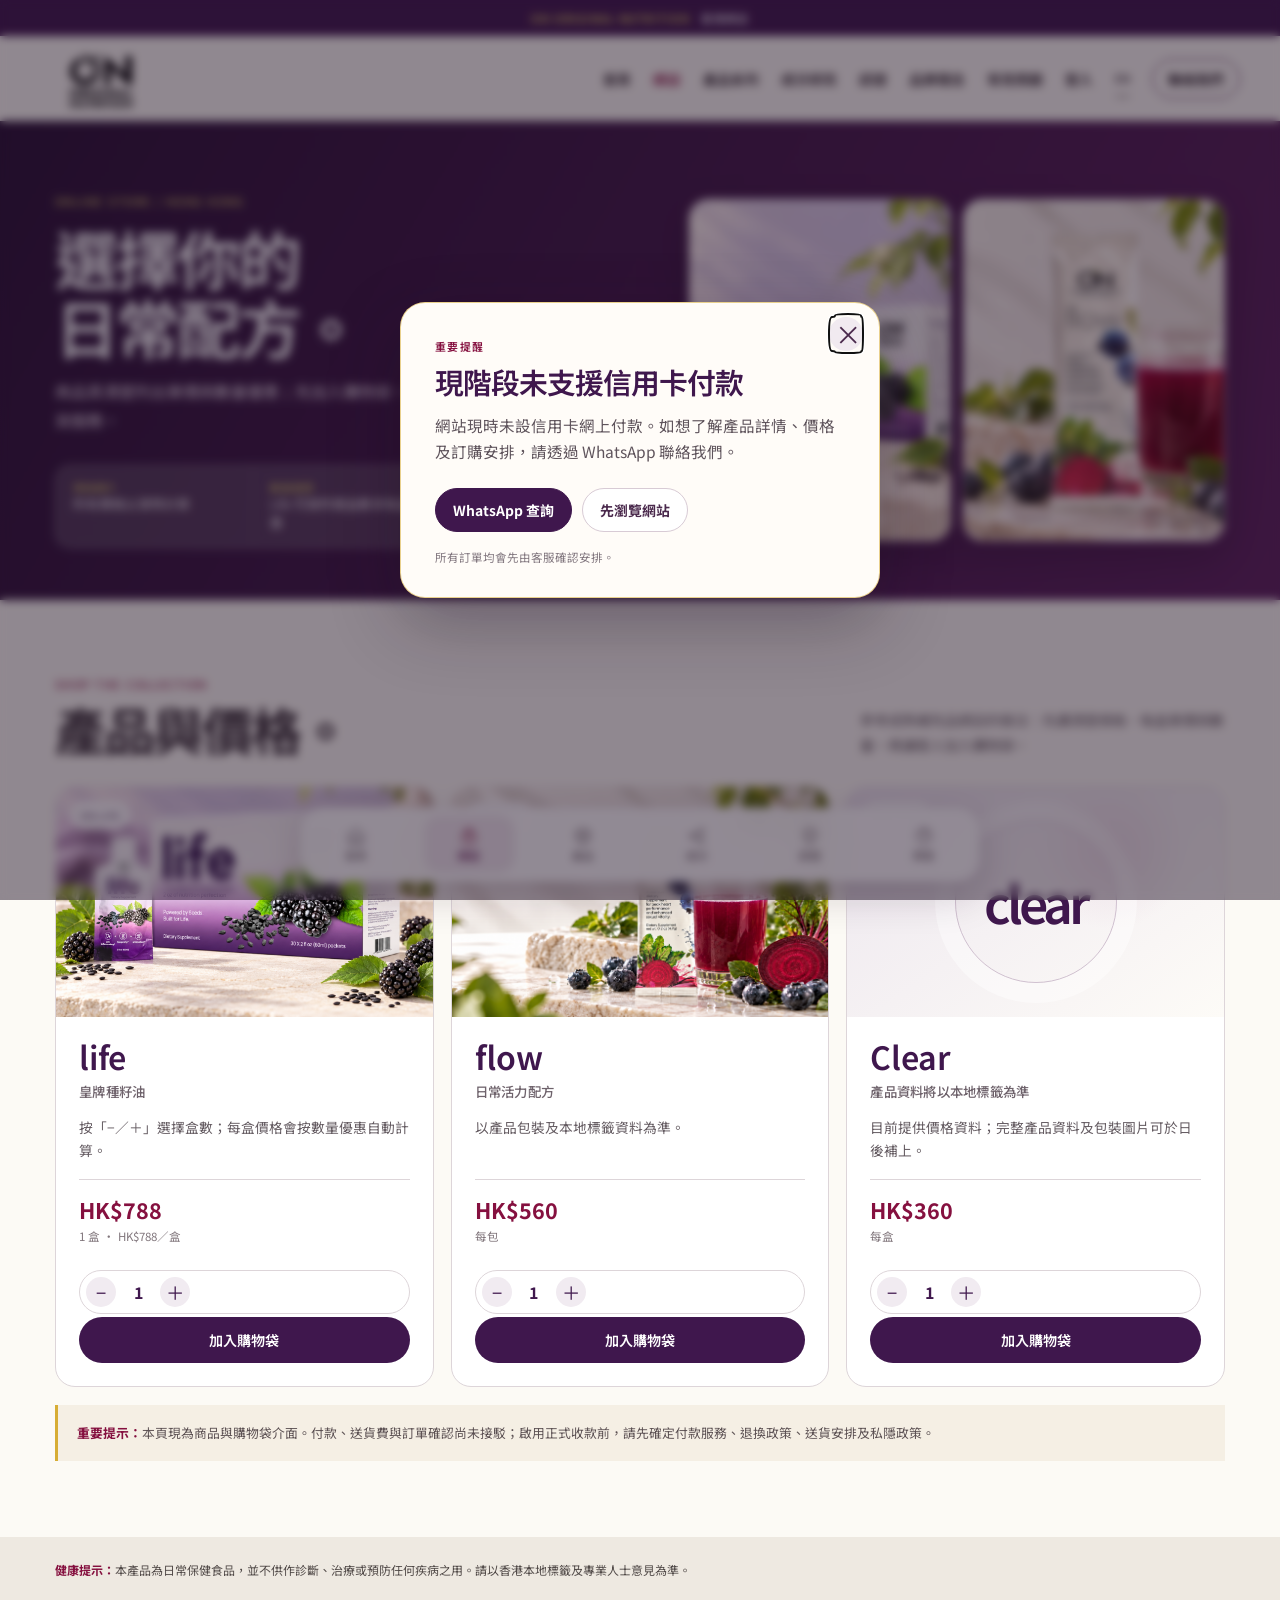
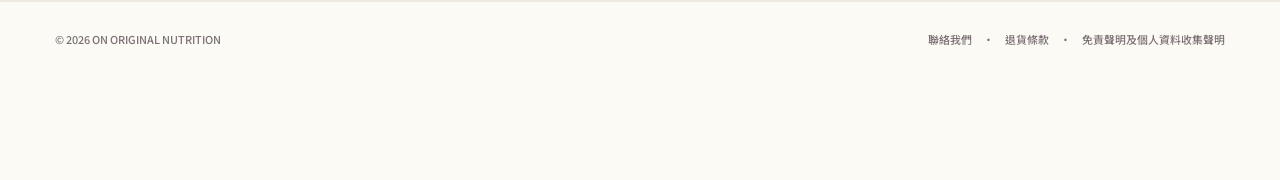
<file: shop.html>
<!doctype html>
<html lang="zh-Hant-HK">
  <head>
    <meta charset="utf-8" />
    <meta name="viewport" content="width=device-width,initial-scale=1" />
    <title>網店｜ON Original Nutrition</title>
    <link rel="preconnect" href="https://fonts.googleapis.com" />
    <link rel="preconnect" href="https://fonts.gstatic.com" crossorigin />
    <link
      href="https://fonts.googleapis.com/css2?family=DM+Mono:wght@400;500&family=Noto+Sans+HK:wght@400;500;600;700&family=Noto+Serif+TC:wght@500;600&display=swap"
      rel="stylesheet"
    />
    <link rel="stylesheet" href="site-nav.css" />
    <style>
      :root {
        --ink: #251b23;
        --plum: #3f174d;
        --berry: #85103f;
        --cream: #fcfaf5;
        --gold: #d7ad35;
        --line: #ddd5d9;
        --muted: #655c62;
      }
      * {
        box-sizing: border-box;
      }
      body {
        margin: 0;
        background: var(--cream);
        color: var(--ink);
        font-family: "Noto Sans HK", sans-serif;
      }
      a {
        color: inherit;
        text-decoration: none;
      }
      .wrap {
        width: min(1170px, calc(100% - 48px));
        margin: auto;
      }
      .notice {
        padding: 10px;
        text-align: center;
        background: var(--plum);
        color: #fff;
        font: 500 0.69rem "DM Mono";
        letter-spacing: 0.08em;
      }
      .notice b,
      .eyebrow {
        color: #dfcf68;
      }
      .eyebrow {
        font: 500 0.7rem "DM Mono";
        letter-spacing: 0.13em;
      }
      header {
        height: 85px;
        display: flex;
        justify-content: space-between;
        align-items: center;
      }
      .logo {
        width: 122px;
        line-height: 0;
      }
      .logo img {
        display: block;
        width: 100%;
      }
      nav {
        display: flex;
        gap: 22px;
        align-items: center;
        font-size: 0.85rem;
        font-weight: 600;
      }
      .lang {
        border-bottom: 1px solid var(--ink);
        padding-bottom: 3px;
        font: 500 0.7rem "DM Mono";
      }
      .cart-button {
        position: relative;
        padding: 10px 17px;
        border: 1px solid var(--plum);
        border-radius: 99px;
        background: #fff;
        color: var(--plum);
        font: 600 0.84rem "Noto Sans HK";
        cursor: pointer;
      }
      .cart-count {
        display: inline-grid;
        place-items: center;
        min-width: 18px;
        height: 18px;
        margin-left: 5px;
        border-radius: 99px;
        background: var(--berry);
        color: #fff;
        font: 0.63rem "DM Mono";
      }
      .hero {
        padding: 72px 0 52px;
        background: linear-gradient(120deg, #281033, #5b205c);
        color: #fff;
      }
      .hero h1 {
        margin: 14px 0;
        font:
          600 clamp(2.8rem, 5vw, 5.6rem) / 1.08 "Noto Serif TC",
          serif;
        letter-spacing: -0.045em;
      }
      .hero p {
        max-width: 610px;
        color: #eee4ed;
        line-height: 1.8;
      }
      .hero-grid {
        display: grid;
        grid-template-columns: minmax(0, 1.05fr) minmax(360px, 0.95fr);
        gap: 42px;
        align-items: center;
      }
      .hero-showcase {
        display: grid;
        grid-template-columns: 1fr 1fr;
        gap: 12px;
        margin: 0;
      }
      .hero-shot {
        min-height: 340px;
        margin: 0;
        overflow: hidden;
        border: 1px solid rgba(255, 255, 255, 0.3);
        border-radius: 20px;
        background: #f4eef4;
        box-shadow: 0 16px 40px rgba(9, 2, 14, 0.24);
      }
      .hero-shot img {
        display: block;
        width: 100%;
        height: 100%;
        min-height: 340px;
        object-fit: cover;
      }
      .hero-shot.life-shot img {
        object-position: 52% 55%;
      }
      .hero-shot.flow-shot img {
        object-position: 63% center;
      }
      .shop-note {
        display: grid;
        grid-template-columns: repeat(3, 1fr);
        gap: 1px;
        margin-top: 30px;
        background: rgba(255, 255, 255, 0.22);
        border: 1px solid rgba(255, 255, 255, 0.25);
        border-radius: 15px;
        overflow: hidden;
      }
      .shop-note div {
        padding: 14px 17px;
        background: rgba(32, 11, 41, 0.24);
        font-size: 0.79rem;
        line-height: 1.5;
      }
      .shop-note b {
        display: block;
        color: #dfcf68;
        font: 0.65rem "DM Mono";
        letter-spacing: 0.08em;
      }
      .catalogue {
        padding: 76px 0;
      }
      .heading {
        display: flex;
        justify-content: space-between;
        align-items: end;
        margin-bottom: 29px;
      }
      .heading h2 {
        margin: 9px 0 0;
        font:
          600 clamp(2.2rem, 4vw, 4rem) / 1.1 "Noto Serif TC",
          serif;
        letter-spacing: -0.04em;
      }
      .heading p {
        max-width: 365px;
        margin: 0;
        color: var(--muted);
        font-size: 0.9rem;
        line-height: 1.7;
      }
      .products {
        display: grid;
        grid-template-columns: repeat(3, 1fr);
        gap: 17px;
      }
      .product {
        overflow: hidden;
        border: 1px solid var(--line);
        border-radius: 20px;
        background: #fff;
        display: flex;
        flex-direction: column;
      }
      .product-media {
        height: 230px;
        background: #f1edf3;
        position: relative;
        overflow: hidden;
      }
      .product-media img {
        width: 100%;
        height: 100%;
        object-fit: cover;
      }
      .flow .product-media img {
        object-position: 68% center;
      }
      .life .product-media img {
        object-position: center 65%;
      }
      .clear .product-media {
        display: grid;
        place-items: center;
        background:
          radial-gradient(circle at 70% 28%, #eee1e8, transparent 25%),
          linear-gradient(145deg, #ede7ef, #fdfbf7);
      }
      .clear .product-media:after {
        content: "";
        position: absolute;
        width: 160px;
        height: 160px;
        border: 1px solid #d0c1d0;
        border-radius: 50%;
        box-shadow: 0 0 0 20px rgba(255, 255, 255, 0.4);
      }
      .clear .product-media strong {
        position: relative;
        z-index: 1;
        color: var(--plum);
        font: 600 3.2rem "Noto Serif TC";
        letter-spacing: -0.08em;
      }
      .tag {
        position: absolute;
        z-index: 1;
        top: 15px;
        left: 15px;
        padding: 6px 9px;
        border-radius: 99px;
        background: #fff;
        color: var(--plum);
        font: 0.63rem "DM Mono";
        letter-spacing: 0.07em;
      }
      .product-body {
        padding: 23px;
        display: flex;
        flex: 1;
        flex-direction: column;
      }
      .product h3 {
        margin: 0;
        color: var(--plum);
        font: 600 2rem/1 "Noto Serif TC";
      }
      .product h3 span {
        display: block;
        margin-top: 9px;
        color: #6e626b;
        font: 500 0.84rem "Noto Sans HK";
        letter-spacing: 0.02em;
      }
      .product p {
        min-height: 48px;
        margin: 15px 0;
        color: var(--muted);
        font-size: 0.86rem;
        line-height: 1.65;
      }
      .price {
        margin-top: auto;
        padding: 14px 0;
        border-top: 1px solid var(--line);
      }
      .price strong {
        display: block;
        color: var(--berry);
        font-size: 1.35rem;
      }
      .price small {
        display: block;
        margin-top: 3px;
        color: #81767c;
        font-size: 0.72rem;
      }
      .tier-select {
        width: 100%;
        margin: 13px 0 9px;
        padding: 11px;
        border: 1px solid var(--line);
        border-radius: 10px;
        background: #fff;
        color: var(--ink);
        font: 500 0.82rem "Noto Sans HK";
      }
      .add {
        width: 100%;
        padding: 13px;
        border: 0;
        border-radius: 99px;
        background: var(--plum);
        color: #fff;
        font: 600 0.88rem "Noto Sans HK";
        cursor: pointer;
      }
      .add:hover {
        background: var(--berry);
      }
      .notice-box {
        margin-top: 18px;
        padding: 17px 19px;
        background: #f5efe4;
        border-left: 3px solid var(--gold);
        color: #5c5153;
        font-size: 0.8rem;
        line-height: 1.7;
      }
      .notice-box b {
        color: var(--berry);
      }
      .cart-panel {
        position: fixed;
        z-index: 100;
        right: 18px;
        top: 18px;
        width: min(390px, calc(100vw - 36px));
        padding: 22px;
        border: 1px solid var(--line);
        border-radius: 20px;
        background: #fff;
        box-shadow: 0 20px 55px rgba(40, 13, 43, 0.24);
        transform: translateY(-130%);
        opacity: 0;
        pointer-events: none;
        transition: 0.25s;
      }
      .cart-panel.open {
        transform: none;
        opacity: 1;
        pointer-events: auto;
      }
      .cart-top {
        display: flex;
        justify-content: space-between;
        align-items: center;
      }
      .cart-top h2 {
        margin: 0;
        font: 600 1.6rem "Noto Serif TC";
      }
      .close {
        border: 0;
        background: transparent;
        color: var(--plum);
        font-size: 1.5rem;
        cursor: pointer;
      }
      .cart-items {
        min-height: 65px;
        margin: 15px 0;
        border-top: 1px solid var(--line);
        border-bottom: 1px solid var(--line);
      }
      .cart-item {
        display: flex;
        justify-content: space-between;
        gap: 12px;
        padding: 12px 0;
        font-size: 0.84rem;
      }
      .cart-item small {
        display: block;
        color: #81767c;
        margin-top: 3px;
      }
      .cart-total {
        display: flex;
        justify-content: space-between;
        margin: 15px 0;
        color: var(--plum);
        font-size: 1.08rem;
        font-weight: 700;
      }
      .checkout {
        width: 100%;
        padding: 13px;
        border: 0;
        border-radius: 99px;
        background: #d9d2d7;
        color: #70666d;
        font: 600 0.85rem "Noto Sans HK";
      }
      .checkout-note {
        margin: 11px 0 0;
        color: #81767c;
        font-size: 0.72rem;
        line-height: 1.55;
      }
      .disclaimer {
        padding: 22px 0;
        background: #eee9e1;
        color: #514a48;
        font-size: 0.75rem;
        line-height: 1.75;
      }
      .disclaimer b {
        color: var(--berry);
      }
      footer {
        display: flex;
        justify-content: space-between;
        padding: 29px 0;
        color: #7b7175;
        font: 500 0.68rem "DM Mono";
      }
      @media (max-width: 850px) {
        .products {
          grid-template-columns: 1fr 1fr;
        }
        .clear {
          grid-column: span 2;
        }
      }
      @media (max-width: 720px) {
        .wrap {
          width: min(100% - 52px, 1170px);
        }
        header {
          height: 70px;
        }
        .logo {
          width: 99px;
        }
        nav a:not(.lang) {
          display: none;
        }
        .hero {
          padding: 58px 0;
        }
        .hero-grid {
          grid-template-columns: 1fr;
          gap: 26px;
        }
        .hero-shot,
        .hero-shot img {
          min-height: 190px;
        }
        .shop-note {
          grid-template-columns: 1fr;
        }
        .heading {
          display: block;
        }
        .heading p {
          margin-top: 17px;
        }
        .catalogue {
          padding: 60px 0;
        }
        .products {
          grid-template-columns: 1fr;
        }
        .clear {
          grid-column: auto;
        }
        .product-media {
          height: 245px;
        }
      }
    </style>
    <style>
      .quantity {
        display: inline-flex;
        align-items: center;
        gap: 13px;
        margin: 12px 0 3px;
        padding: 6px;
        border: 1px solid var(--line);
        border-radius: 99px;
        background: #fff;
      }
      .quantity button,
      .cart-adjust button {
        width: 30px;
        height: 30px;
        border: 0;
        border-radius: 50%;
        background: #f1ebf1;
        color: var(--plum);
        font-size: 1.15rem;
        line-height: 1;
        cursor: pointer;
      }
      .quantity button:hover,
      .cart-adjust button:hover {
        background: var(--plum);
        color: #fff;
      }
      .quantity output {
        min-width: 18px;
        color: var(--plum);
        font-weight: 700;
        text-align: center;
      }
      .cart-item {
        gap: 10px;
      }
      .cart-adjust {
        display: flex;
        align-items: center;
        gap: 7px;
        margin-top: 8px;
      }
      .cart-adjust button {
        width: 25px;
        height: 25px;
        font-size: 1rem;
      }
      .cart-adjust span {
        min-width: 16px;
        text-align: center;
        color: var(--plum);
        font-weight: 700;
      }
      .cart-remove {
        margin-left: auto;
        border: 0;
        background: none;
        color: var(--berry);
        font-size: 0.72rem;
        cursor: pointer;
        text-decoration: underline;
      }
      .cart-item > div {
        flex: 1;
      }
    </style>
  </head>
  <body data-page="shop">
    <div class="notice"><b>ON ORIGINAL NUTRITION</b>　香港網店</div>
    <header class="wrap">
      <a class="logo" href="index.html"
        ><img src="on-logo-transparent.png" alt="ON Original Nutrition"
      /></a>
      <nav>
        <a href="index.html#products">產品系列</a
        ><a href="ingredients.html">成分研究</a><a href="quality.html">認證</a
        ><a href="member.html">會員</a><a class="lang" href="en.html">EN</a
        ><button class="cart-button" type="button" data-open-cart>
          購物袋<span class="cart-count">0</span>
        </button>
      </nav>
    </header>
    <main id="top">
      <section class="hero">
        <div class="wrap hero-grid">
          <div>
            <div class="eyebrow">ONLINE STORE / HONG KONG</div>
            <h1>選擇你的<br />日常配方。</h1>
            <p>
              商品頁清楚列出單價與數量優惠；先加入購物袋，稍後可接入你選定的香港付款與送貨服務。
            </p>
            <div class="shop-note">
              <div><b>價格顯示</b>所有價格以港幣計算</div>
              <div><b>數量優惠</b>Life 可按所選盒數享每盒優惠</div>
              <div><b>購買前提示</b>請先閱讀產品標籤與重要注意事項</div>
            </div>
          </div>
          <figure
            class="hero-showcase"
            aria-label="ON Life 及 ON Flow 產品主視覺"
          >
            <div class="hero-shot life-shot">
              <img
                src="life-natural-product.png"
                alt="ON Life 皇牌種籽油包裝"
              />
            </div>
            <div class="hero-shot flow-shot">
              <img src="flow-product.png" alt="ON Flow 日常活力配方包裝" />
            </div>
          </figure>
        </div>
      </section>
      <section class="wrap catalogue">
        <div class="heading">
          <div>
            <div class="eyebrow" style="color: #85103f">
              SHOP THE COLLECTION
            </div>
            <h2>產品與價格。</h2>
          </div>
          <p>
            參考成熟補充品網店的做法：先講清楚規格、每盒單價與數量，再讓客人加入購物袋。
          </p>
        </div>
        <div class="products">
          <article class="product life">
            <div class="product-media">
              <span class="tag">ON LIFE</span
              ><img src="life-natural-product.png" alt="ON Life 皇牌種籽油" />
            </div>
            <div class="product-body">
              <h3>life<span>皇牌種籽油</span></h3>
              <p>按「−／＋」選擇盒數；每盒價格會按數量優惠自動計算。</p>
              <div class="price">
                <strong data-life-price>HK$788</strong
                ><small data-life-summary>單盒</small>
              </div>
              <div
                class="quantity"
                data-quantity-control
                data-life-quantity="1"
                aria-label="選擇 Life 盒數"
              >
                <button
                  type="button"
                  data-quantity-change="-1"
                  aria-label="減少 Life 數量"
                >
                  −</button
                ><output data-quantity-value>1</output
                ><button
                  type="button"
                  data-quantity-change="1"
                  aria-label="增加 Life 數量"
                >
                  ＋
                </button>
              </div>
              <button class="add" data-life-add type="button">
                加入購物袋
              </button>
            </div>
          </article>
          <article class="product flow">
            <div class="product-media">
              <span class="tag">ON FLOW</span
              ><img src="flow-product.png" alt="ON Flow" />
            </div>
            <div class="product-body">
              <h3>flow<span>日常活力配方</span></h3>
              <p>以產品包裝及本地標籤資料為準。</p>
              <div class="price">
                <strong>HK$560</strong><small>每包</small>
              </div>
              <div
                class="quantity"
                data-quantity-control
                data-quantity="1"
                aria-label="選擇 Flow 數量"
              >
                <button
                  type="button"
                  data-quantity-change="-1"
                  aria-label="減少 Flow 數量"
                >
                  −</button
                ><output data-quantity-value>1</output
                ><button
                  type="button"
                  data-quantity-change="1"
                  aria-label="增加 Flow 數量"
                >
                  ＋
                </button>
              </div>
              <button
                class="add"
                data-product="Flow"
                data-price="560"
                type="button"
              >
                加入購物袋
              </button>
            </div>
          </article>
          <article class="product clear">
            <div class="product-media">
              <span class="tag">ON CLEAR</span><strong>clear</strong>
            </div>
            <div class="product-body">
              <h3>Clear<span>產品資料將以本地標籤為準</span></h3>
              <p>目前提供價格資料；完整產品資料及包裝圖片可於日後補上。</p>
              <div class="price">
                <strong>HK$360</strong><small>每盒</small>
              </div>
              <div
                class="quantity"
                data-quantity-control
                data-quantity="1"
                aria-label="選擇 Clear 數量"
              >
                <button
                  type="button"
                  data-quantity-change="-1"
                  aria-label="減少 Clear 數量"
                >
                  −</button
                ><output data-quantity-value>1</output
                ><button
                  type="button"
                  data-quantity-change="1"
                  aria-label="增加 Clear 數量"
                >
                  ＋
                </button>
              </div>
              <button
                class="add"
                data-product="Clear"
                data-price="360"
                type="button"
              >
                加入購物袋
              </button>
            </div>
          </article>
        </div>
        <div class="notice-box">
          <b>重要提示：</b
          >本頁現為商品與購物袋介面。付款、送貨費與訂單確認尚未接駁；啟用正式收款前，請先確定付款服務、退換政策、送貨安排及私隱政策。
        </div>
      </section>
    </main>
    <section class="disclaimer">
      <div class="wrap">
        <b>健康提示：</b
        >本產品為日常保健食品，並不供作診斷、治療或預防任何疾病之用。請以香港本地標籤及專業人士意見為準。
      </div>
    </section>
    <footer class="wrap">
      <span>© 2026 ON ORIGINAL NUTRITION</span
      ><span
        ><a href="contact.html">聯絡我們</a>　·　<a href="legal.html#returns"
          >退貨條款</a
        >　·　<a href="legal.html">免責聲明及個人資料收集聲明</a></span
      >
    </footer>
    <aside class="cart-panel" aria-label="購物袋">
      <div class="cart-top">
        <h2>購物袋</h2>
        <button class="close" type="button" data-close-cart>×</button>
      </div>
      <div class="cart-items" data-cart-items>
        <div class="cart-item">購物袋暫時未有商品。</div>
      </div>
      <div class="cart-total">
        <span>小計</span><span data-cart-total>HK$0</span>
      </div>
      <button class="checkout" disabled>付款服務尚未設定</button>
      <p class="checkout-note">
        加入購物袋功能已可使用；下一步可接駁 Stripe、Shopify
        或指定香港付款方式。
      </p>
    </aside>
    <script src="shop.js"></script>
    <script src="site-nav.js"></script>
  </body>
</html>
</file>
<file: site-nav.css>
@import url("https://fonts.googleapis.com/css2?family=Noto+Sans+TC:wght@400;500;600;700;900&display=swap");

/* One clear typeface across the full site, including Chinese, English and UI labels. */
body,
body * {
  font-family: "Noto Sans TC", sans-serif !important;
}

/* App-style bottom navigation: always visible, concise, and easy to use one-handed. */
body {
  padding-bottom: 104px;
}

/* One header system on every page: same width, spacing, links and CTA. */
header.wrap {
  width: min(1200px, calc(100% - 48px)) !important;
  height: 85px !important;
  display: flex !important;
  align-items: center !important;
  justify-content: space-between !important;
}
header.wrap > nav {
  display: flex !important;
  align-items: center !important;
  gap: 22px !important;
  font-size: 0.86rem !important;
  font-weight: 600 !important;
}
header.wrap > nav > a {
  display: inline-flex;
  align-items: center;
  min-height: 36px;
  white-space: nowrap;
}
header.wrap > nav > a[aria-current="page"] {
  color: #85103f;
}
header.wrap > nav > a.lang {
  padding: 3px 0 !important;
  border: 0 !important;
  border-bottom: 1px solid currentColor !important;
}
header.wrap > nav > a.navcta {
  padding: 9px 15px !important;
  border: 1px solid #3f174d !important;
  border-radius: 999px !important;
}
@media (max-width: 980px) {
  header.wrap > nav > a[data-nav-optional]:not([href$="member.html"]) {
    display: none !important;
  }
}
@media (max-width: 720px) {
  header.wrap {
    width: min(100% - 52px, 1200px) !important;
    height: 70px !important;
  }
  header.wrap .logo {
    width: 99px !important;
  }
  header.wrap > nav {
    gap: 0 !important;
  }
  header.wrap > nav > a {
    display: none !important;
  }
  header.wrap > nav > a.navcta {
    display: inline-flex !important;
  }
}
.site-bottom-nav {
  position: fixed;
  z-index: 80;
  left: 50%;
  bottom: 18px;
  transform: translateX(-50%);
  display: grid;
  grid-template-columns: repeat(6, minmax(0, 1fr));
  width: min(680px, calc(100vw - 34px));
  padding: 7px 9px 8px;
  border: 1px solid rgba(91, 55, 84, 0.18);
  border-radius: 23px;
  background: rgba(255, 255, 255, 0.94);
  box-shadow: 0 15px 38px rgba(42, 18, 44, 0.18);
  backdrop-filter: blur(15px);
  -webkit-backdrop-filter: blur(15px);
}
body nav.site-bottom-nav a {
  min-height: 58px;
  display: flex !important;
  flex-direction: column;
  align-items: center;
  justify-content: center;
  gap: 4px;
  border-radius: 16px;
  color: #80767c;
  font:
    600 0.67rem/1.15 "Noto Sans HK",
    "Source Sans 3",
    sans-serif;
  text-align: center;
  transition:
    background 0.2s,
    color 0.2s,
    transform 0.2s;
}
.site-bottom-nav a:hover {
  color: #3f174d;
  transform: translateY(-1px);
}
.site-bottom-nav a.is-active {
  background: #f1e9ef;
  color: #651a55;
}
.site-bottom-nav svg {
  width: 20px;
  height: 20px;
  stroke: currentColor;
  stroke-width: 1.8;
  fill: none;
  stroke-linecap: round;
  stroke-linejoin: round;
}
.site-bottom-nav a.is-active svg {
  stroke: #85103f;
}
.site-bottom-nav a:focus-visible {
  outline: 3px solid #d4b347;
  outline-offset: 2px;
}
@media (max-width: 720px) {
  body {
    padding-bottom: 96px;
  }
  .site-bottom-nav {
    bottom: max(12px, env(safe-area-inset-bottom));
    width: calc(100vw - 24px);
    padding: 6px 5px 7px;
    border-radius: 20px;
  }
  body nav.site-bottom-nav a {
    min-height: 53px;
    font-size: 0.6rem;
  }
  .site-bottom-nav svg {
    width: 18px;
    height: 18px;
  }
}

/* First-visit ordering notice */
.purchase-notice {
  position: fixed;
  z-index: 120;
  inset: 0;
  display: grid;
  place-items: center;
  padding: 24px;
  background: rgba(28, 14, 35, 0.48);
  backdrop-filter: blur(5px);
  -webkit-backdrop-filter: blur(5px);
}
.purchase-notice__panel {
  position: relative;
  width: min(100%, 480px);
  padding: 35px 34px 30px;
  border: 1px solid rgba(215, 173, 53, 0.55);
  border-radius: 25px;
  background: #fffcf8;
  color: #281b28;
  box-shadow: 0 25px 70px rgba(24, 9, 30, 0.32);
}
.purchase-notice__close {
  position: absolute;
  top: 14px;
  right: 16px;
  width: 34px;
  height: 34px;
  border: 0;
  border-radius: 50%;
  background: #f1eaf0;
  color: #4a294c;
  font: 400 1.65rem/1 sans-serif;
  cursor: pointer;
}
.purchase-notice__eyebrow {
  color: #85103f;
  font:
    600 0.68rem "DM Mono",
    monospace;
  letter-spacing: 0.12em;
}
.purchase-notice h2 {
  max-width: 360px;
  margin: 11px 0 12px;
  color: #3f174d;
  font:
    600 clamp(1.4rem, 3.2vw, 1.8rem) / 1.2 "Noto Serif TC",
    "Source Serif 4",
    serif;
  letter-spacing: -0.035em;
}
.purchase-notice p {
  margin: 0;
  color: #5f545c;
  font:
    400 0.97rem/1.7 "Noto Sans HK",
    "Source Sans 3",
    sans-serif;
}
.purchase-notice__actions {
  display: flex;
  flex-wrap: wrap;
  gap: 10px;
  margin-top: 23px;
}
.purchase-notice__primary,
.purchase-notice__secondary {
  display: inline-flex;
  align-items: center;
  justify-content: center;
  min-height: 44px;
  padding: 10px 17px;
  border-radius: 999px;
  font:
    700 0.87rem "Noto Sans HK",
    "Source Sans 3",
    sans-serif;
  cursor: pointer;
}
.purchase-notice__primary {
  border: 1px solid #3f174d;
  background: #3f174d;
  color: #fff;
}
.purchase-notice__secondary {
  border: 1px solid #d8cbd5;
  background: #fff;
  color: #4a294c;
}
.purchase-notice small {
  display: block;
  margin-top: 17px;
  color: #82777f;
  font:
    400 0.72rem/1.55 "Noto Sans HK",
    "Source Sans 3",
    sans-serif;
}
@media (max-width: 520px) {
  .purchase-notice {
    padding: 16px;
  }
  .purchase-notice__panel {
    padding: 31px 24px 25px;
    border-radius: 21px;
  }
  .purchase-notice__actions > * {
    width: 100%;
  }
}
</file>
